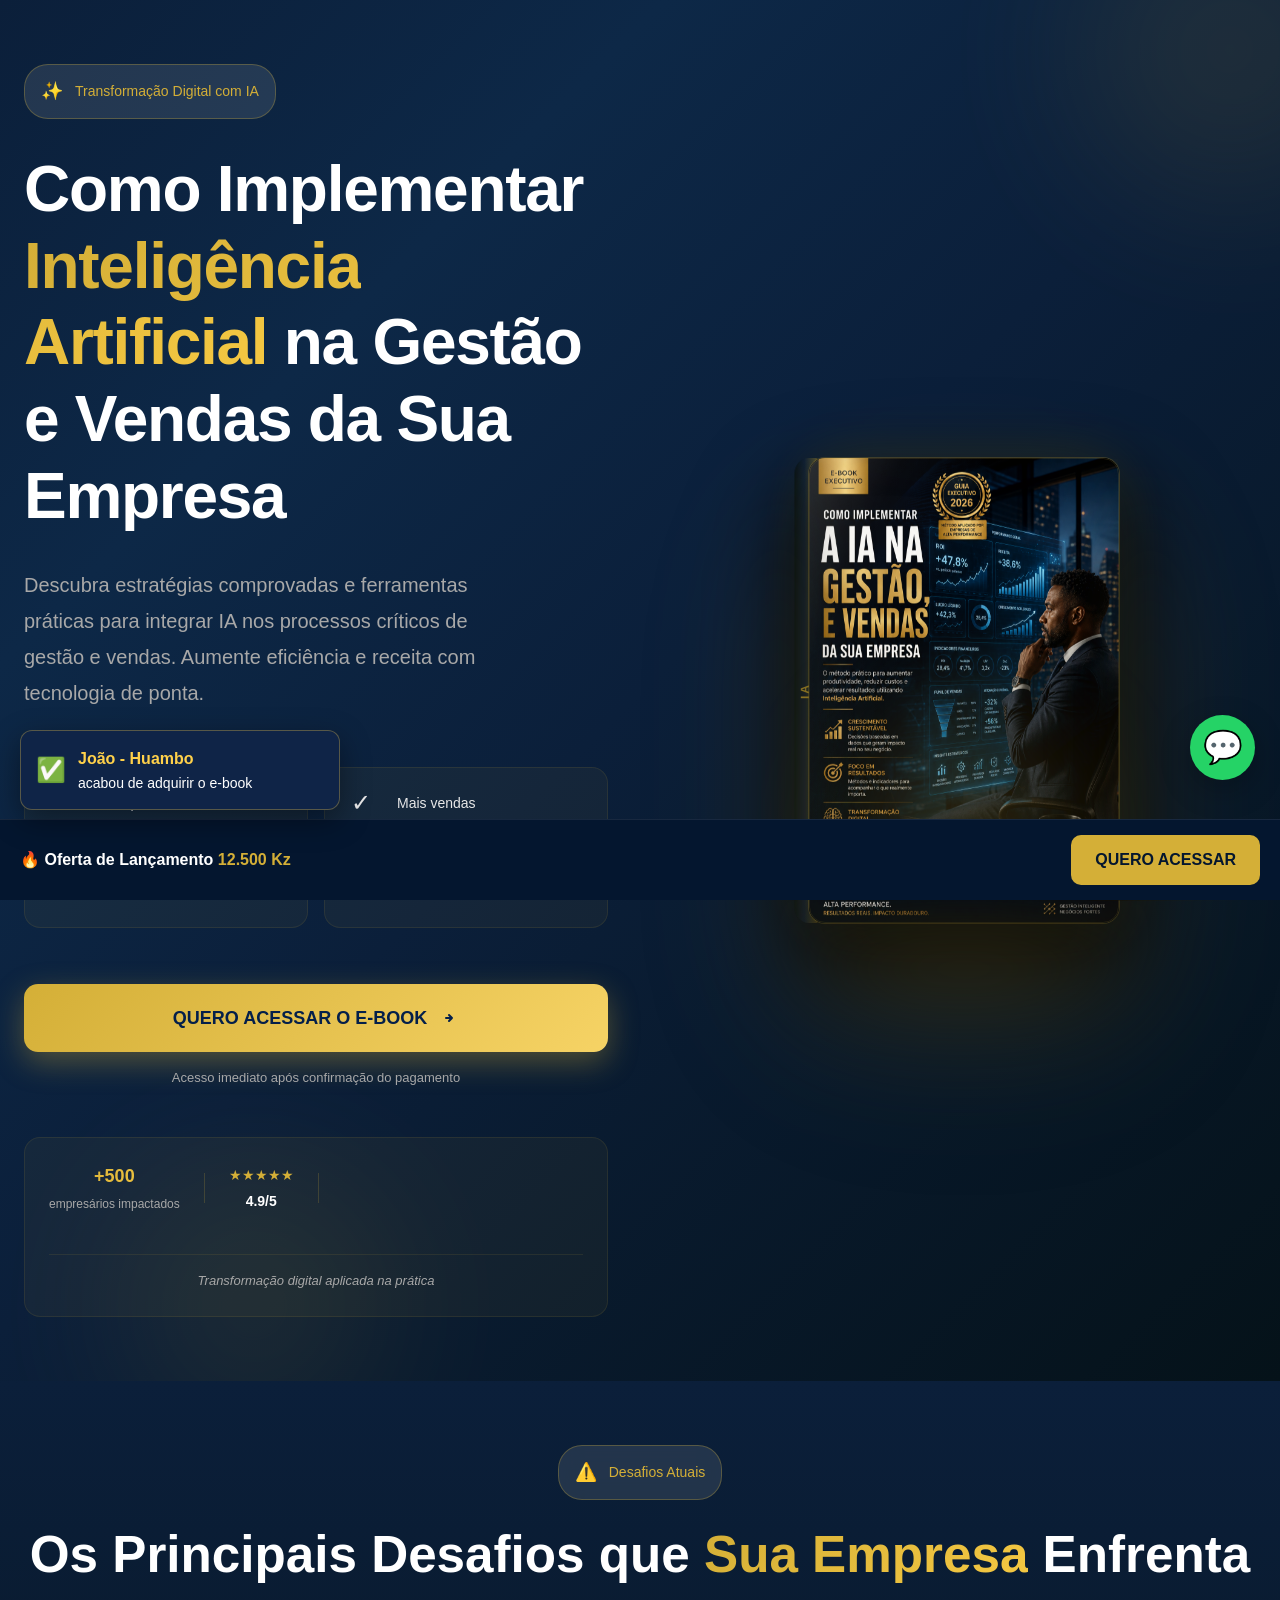
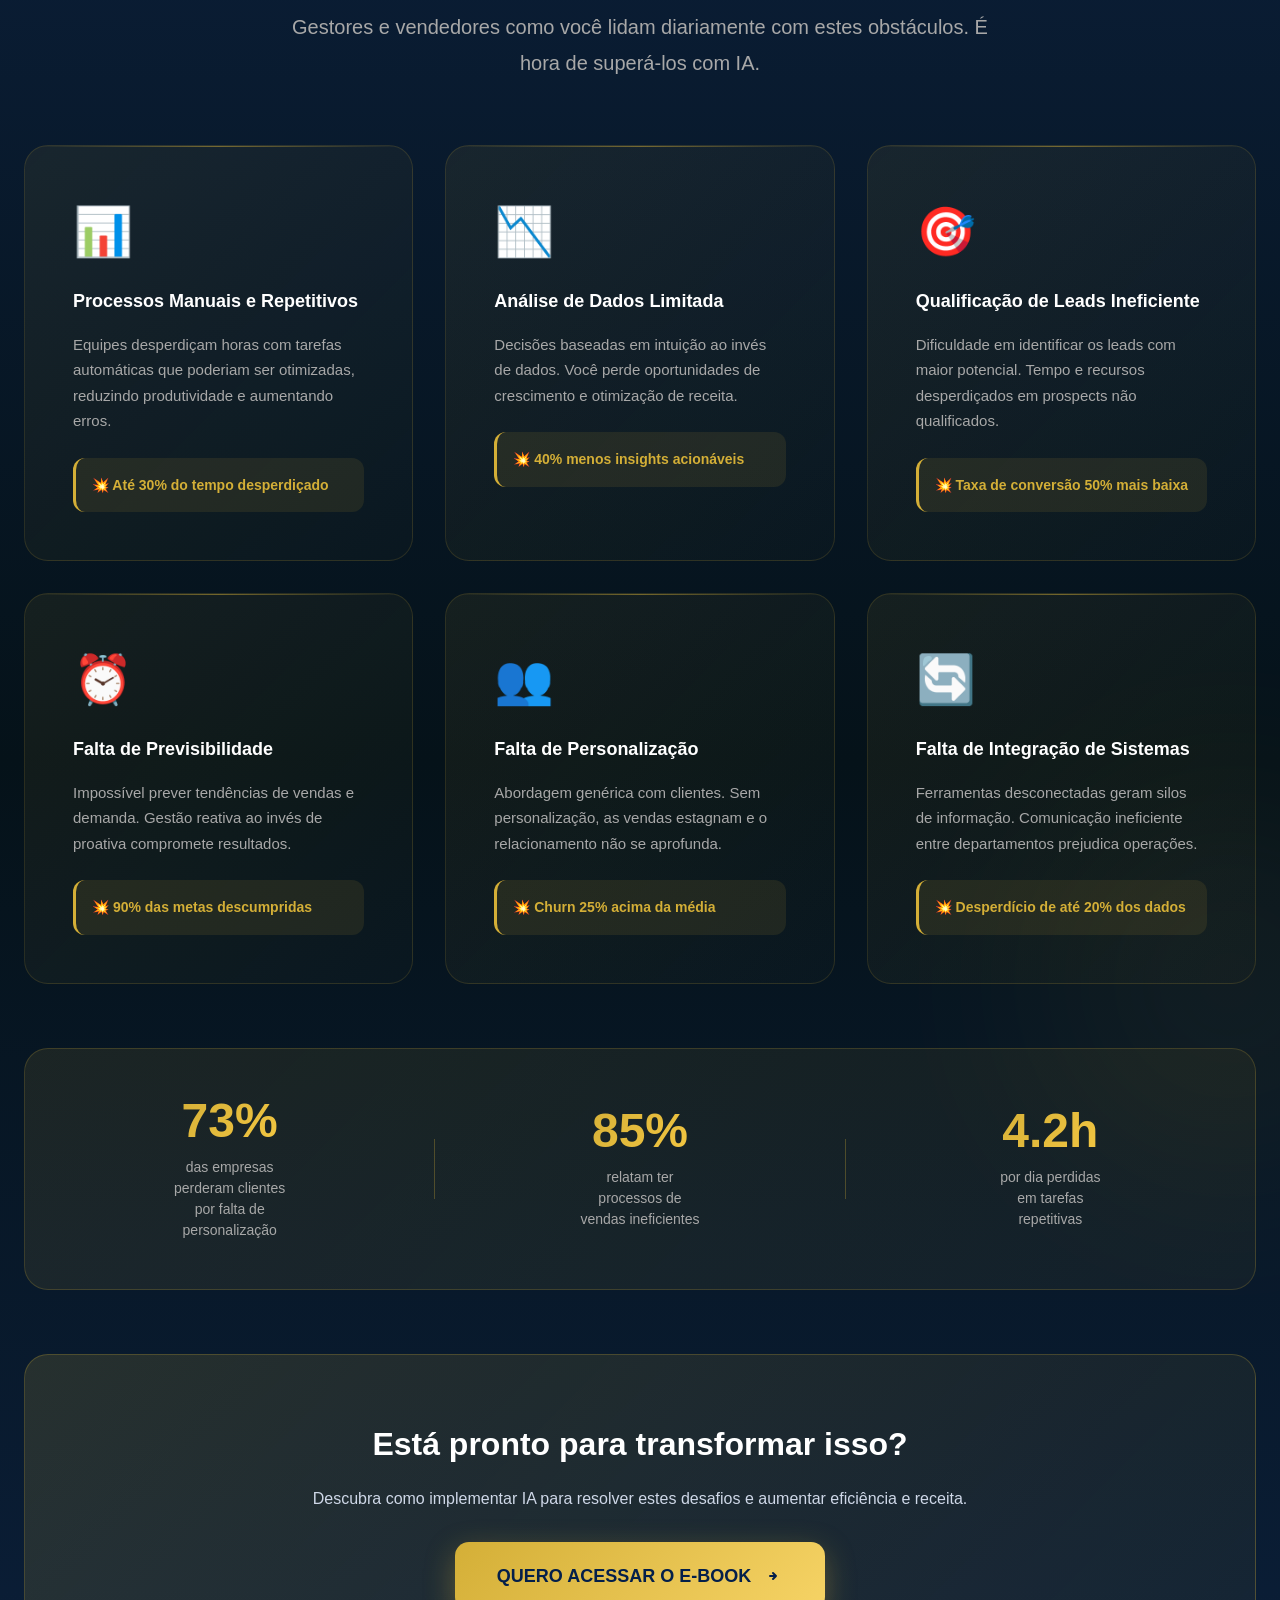
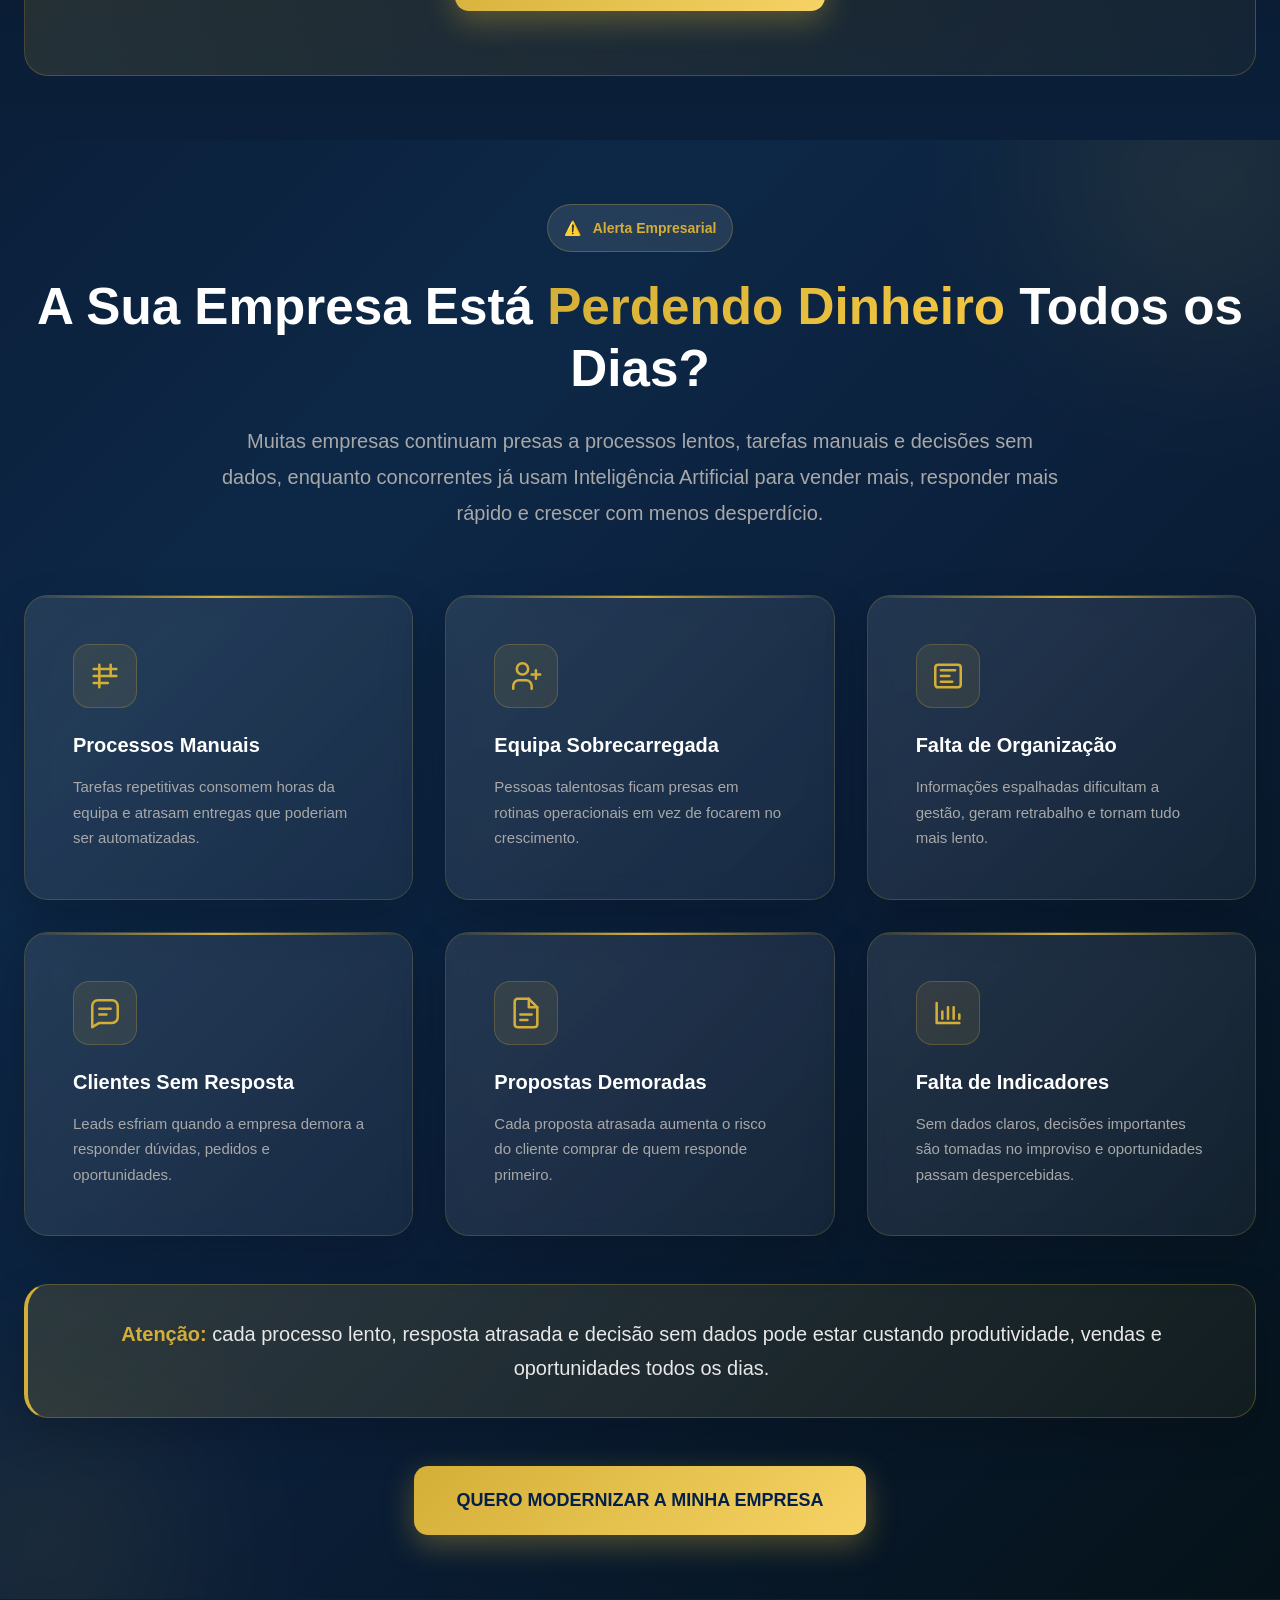
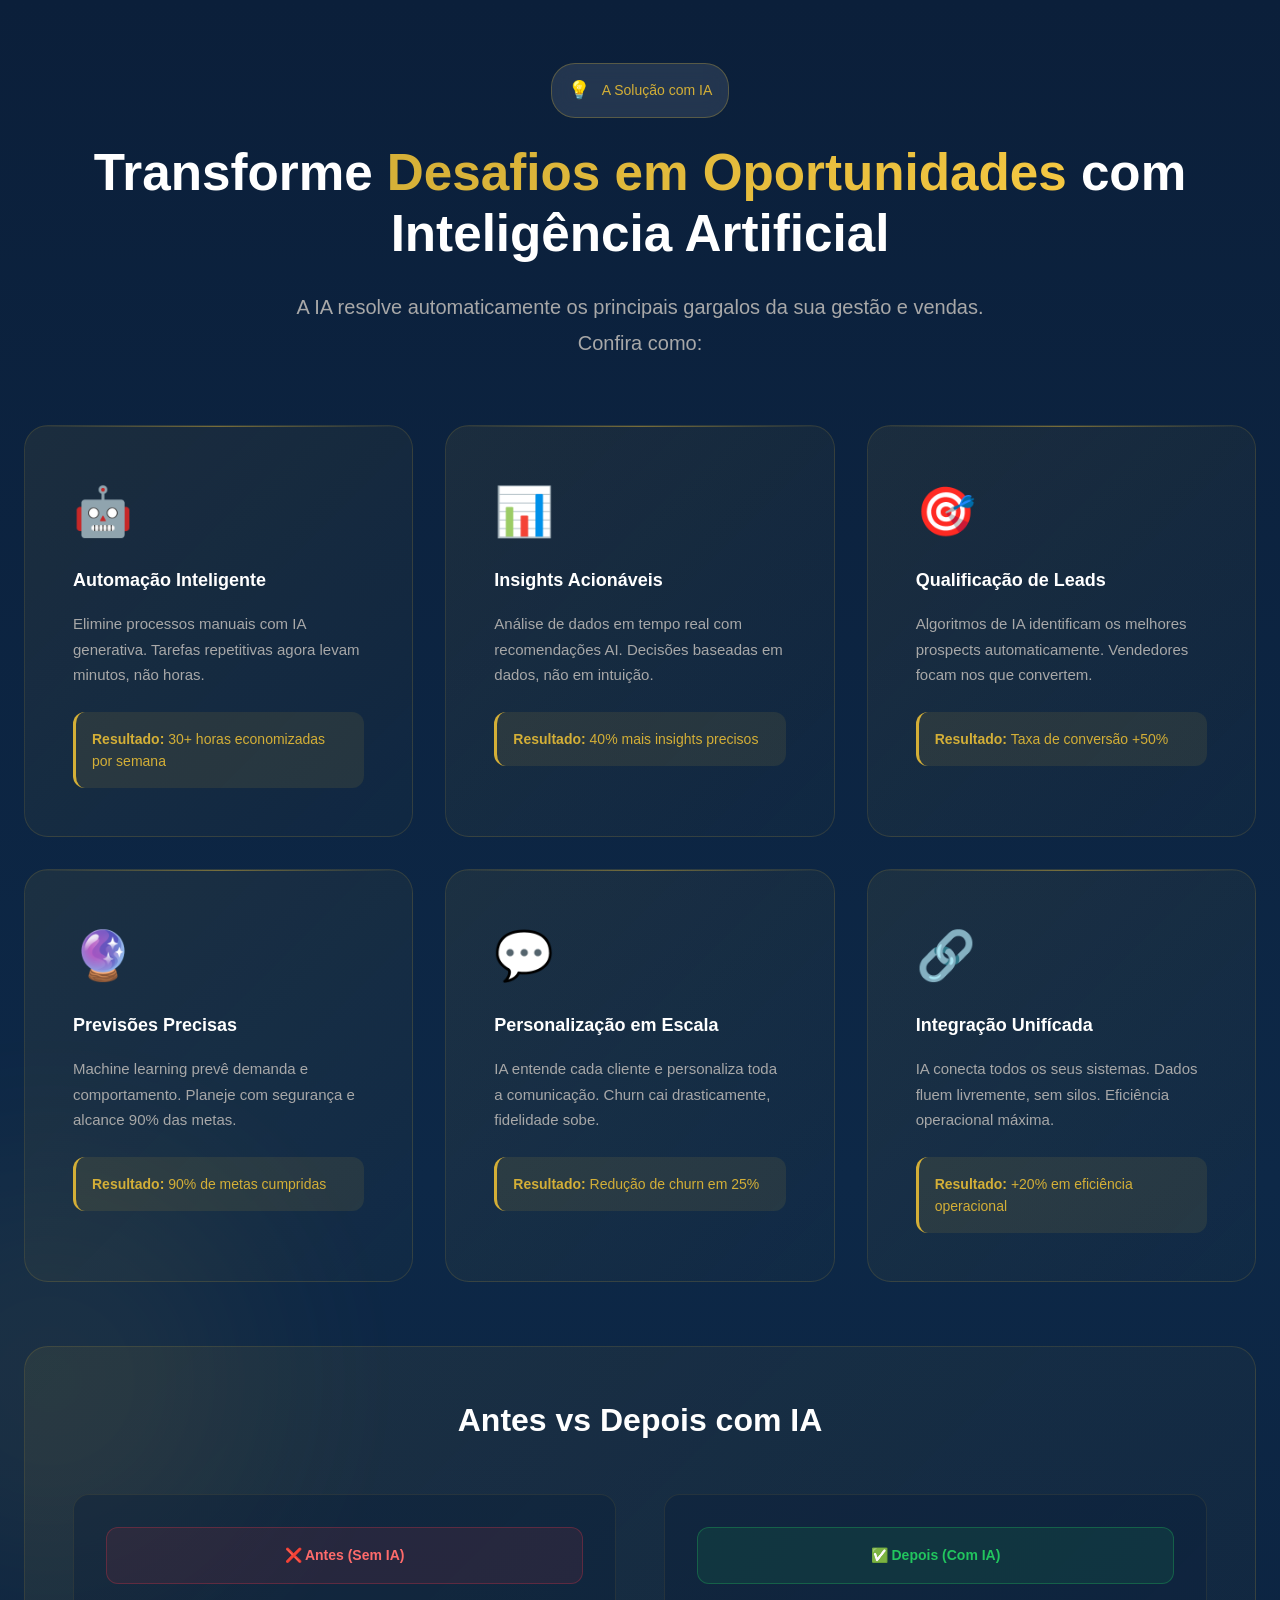
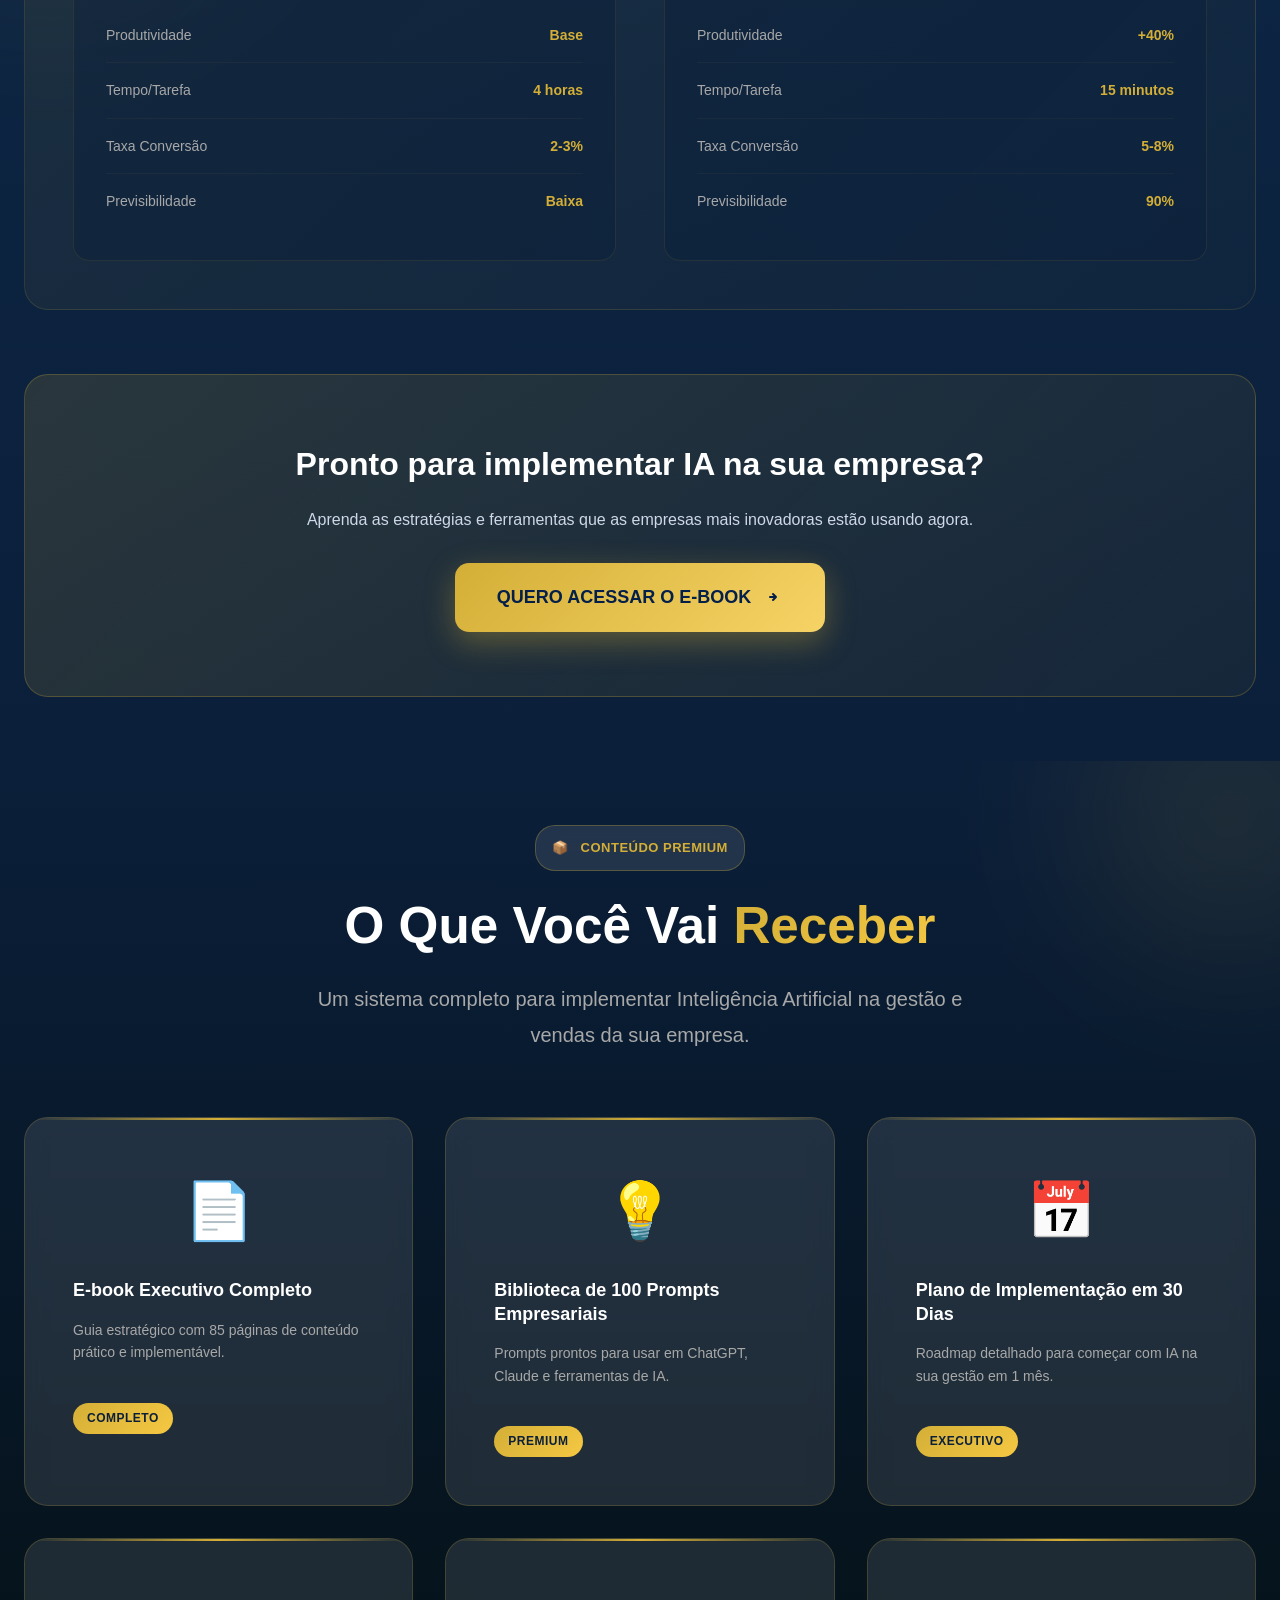
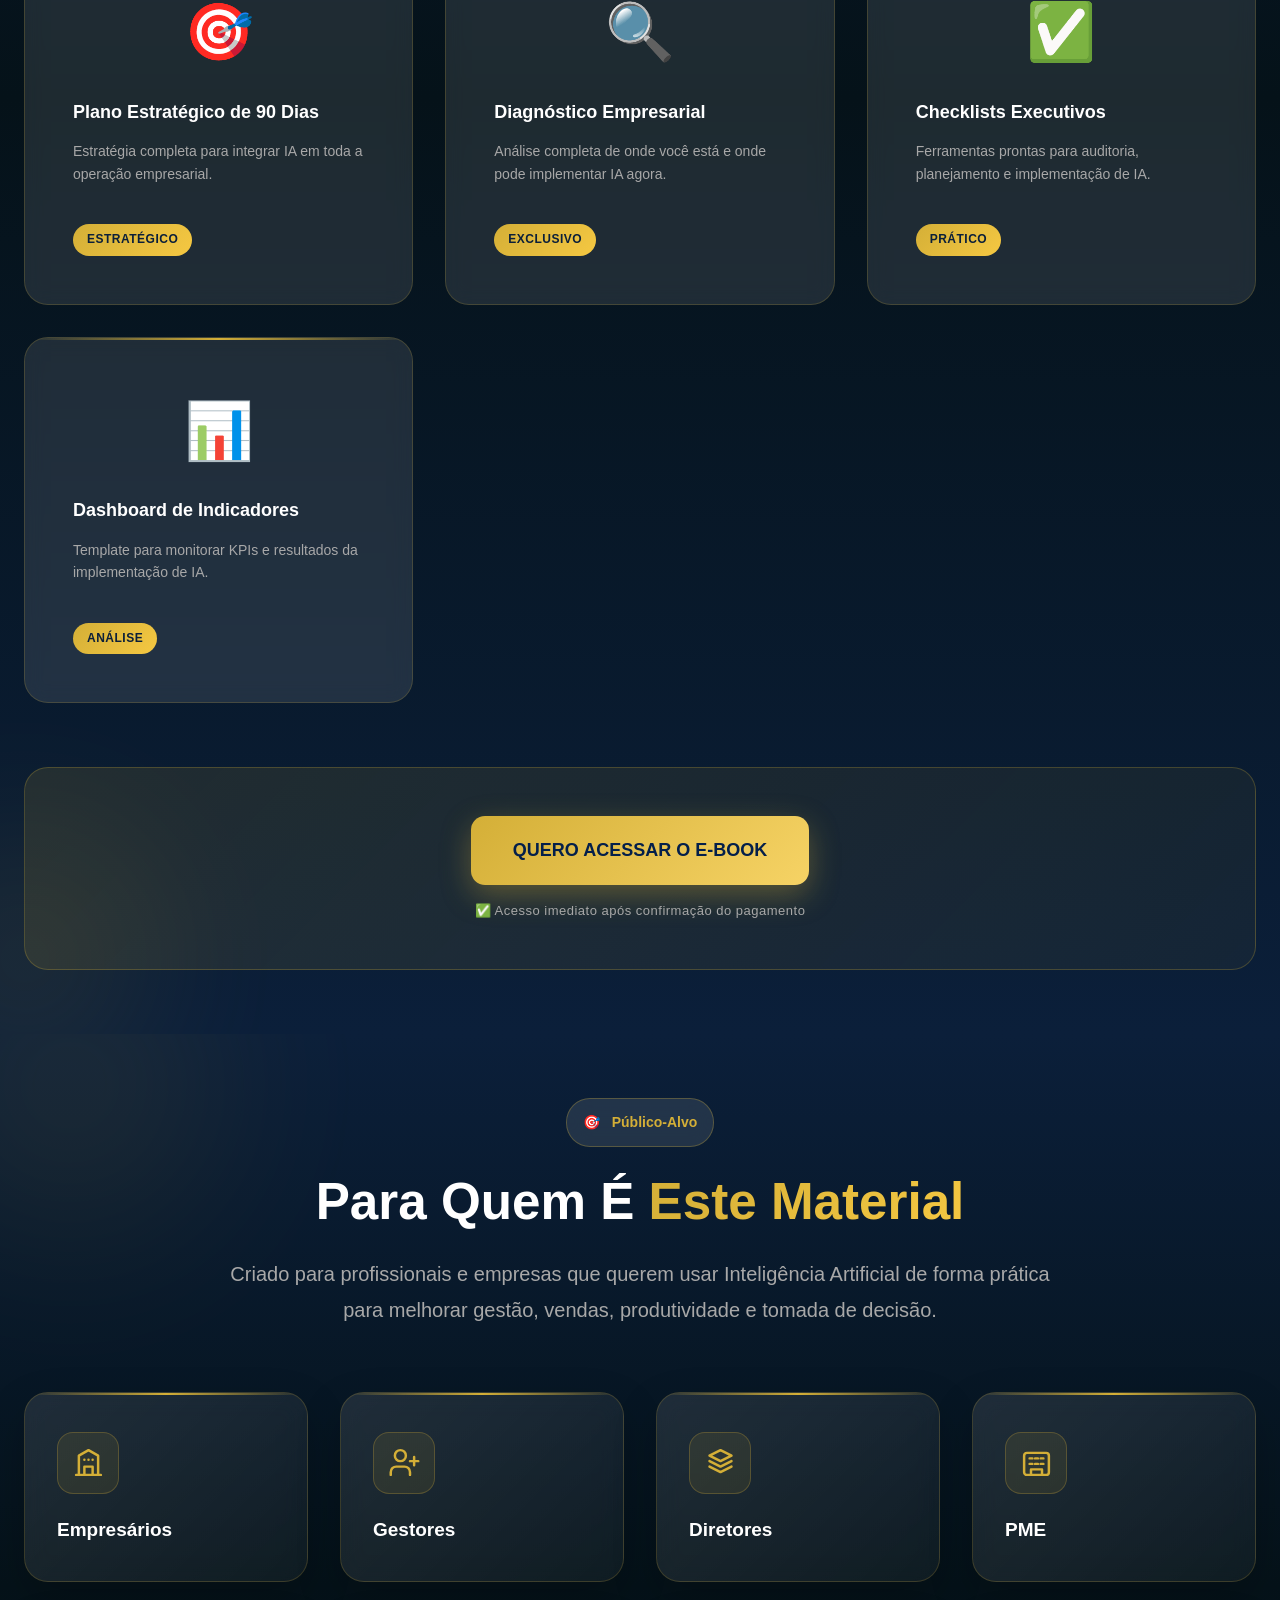
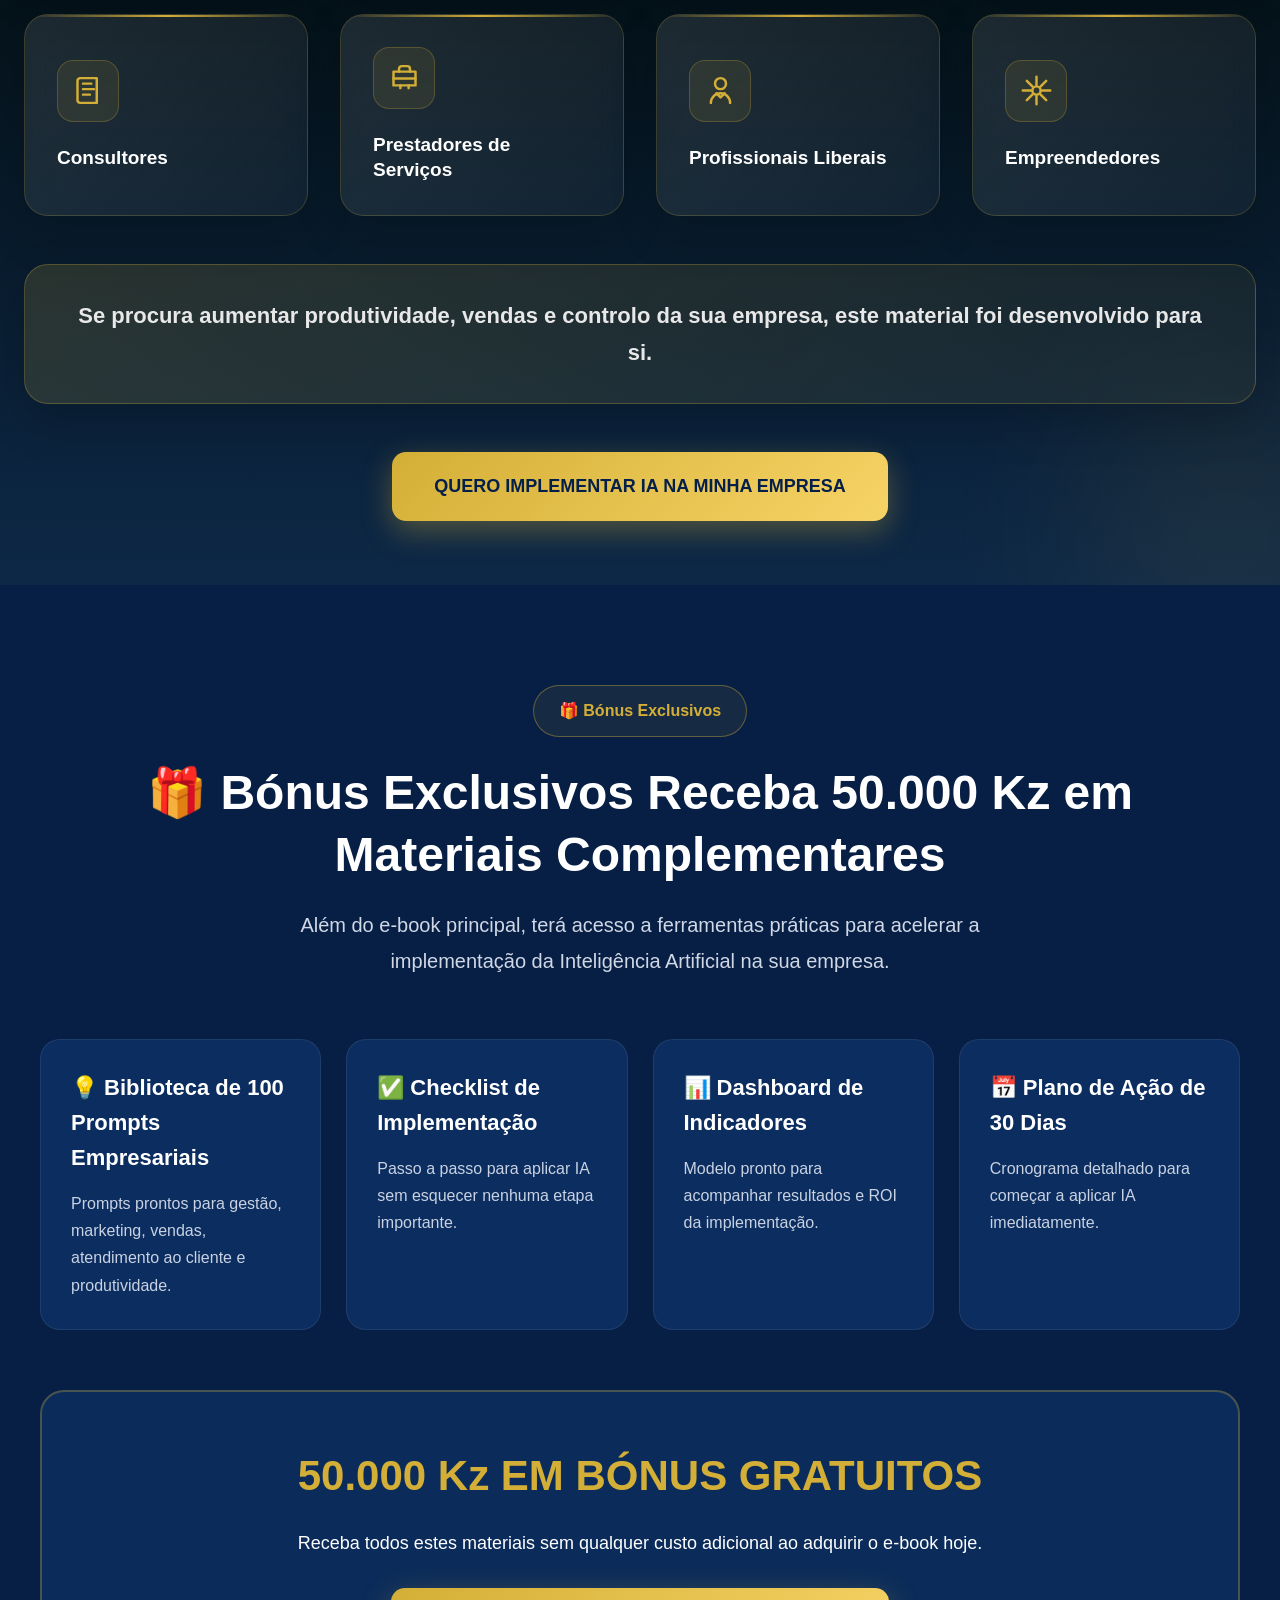
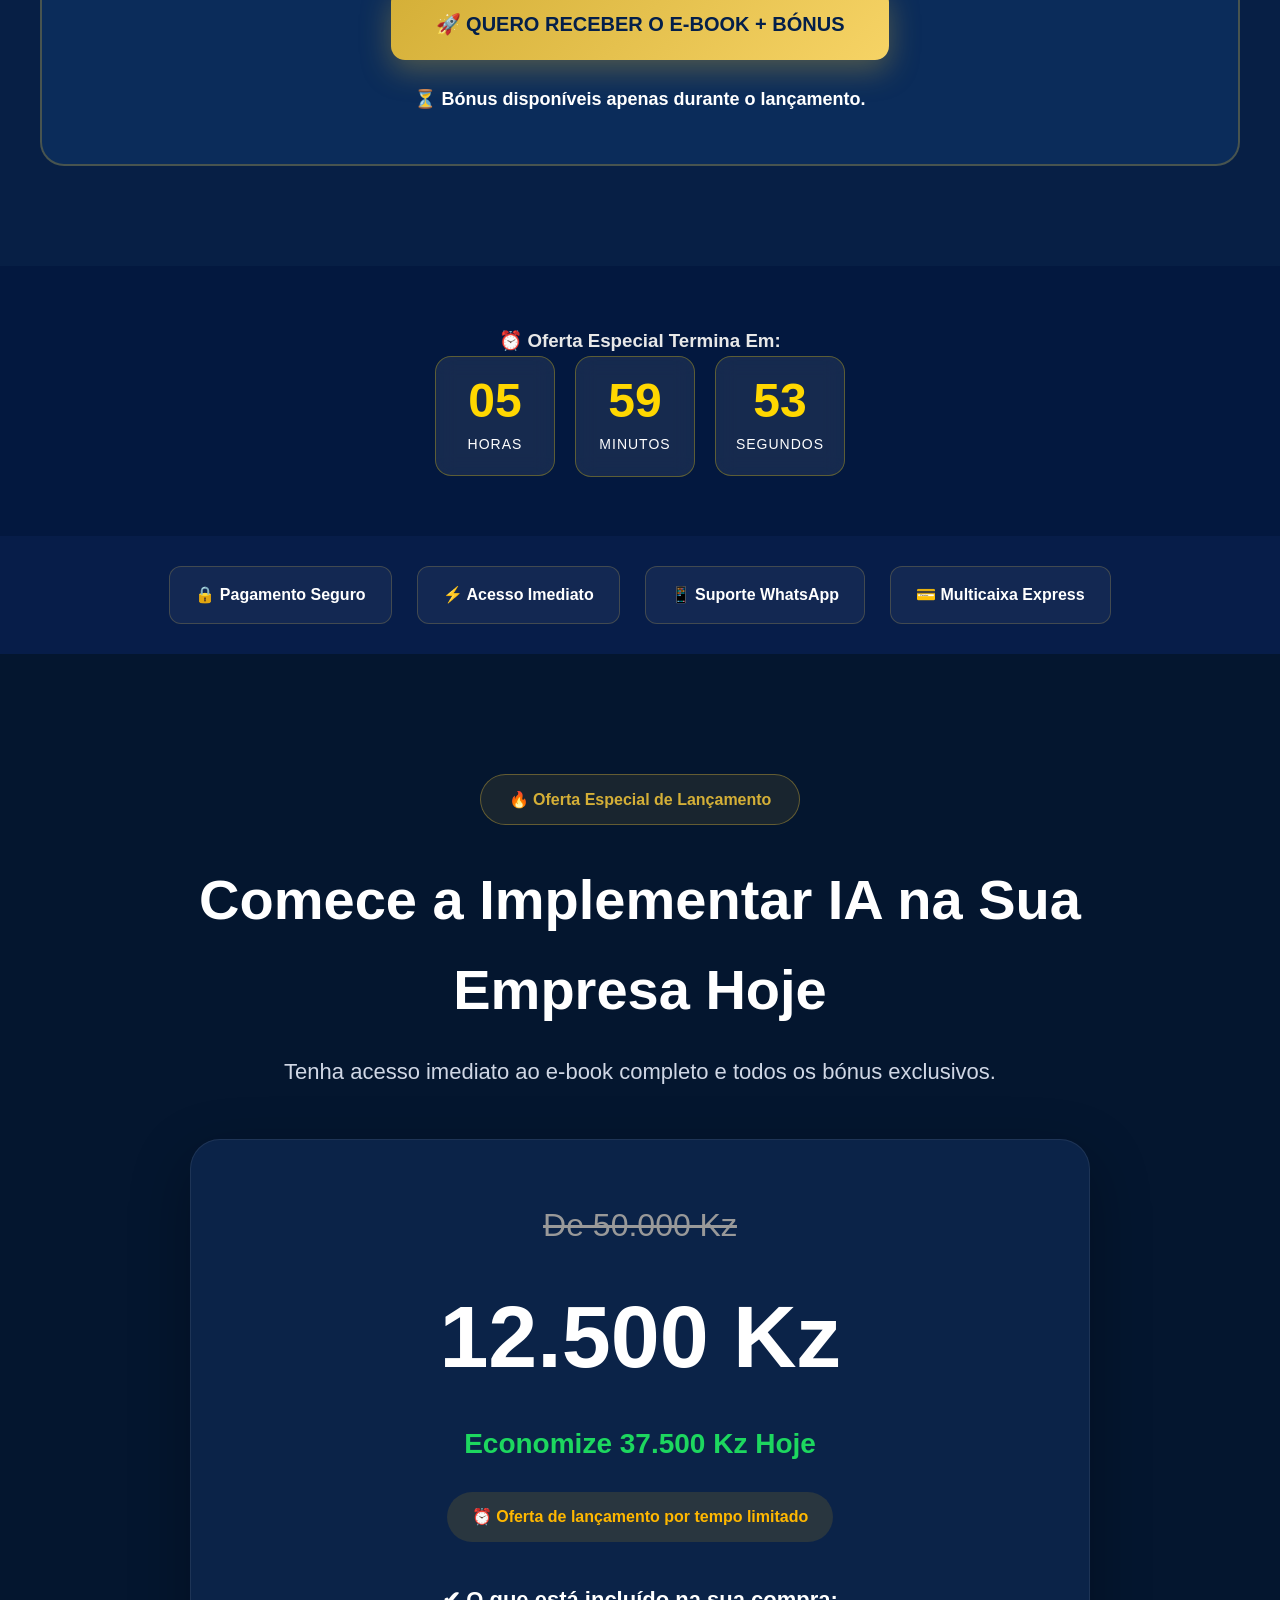
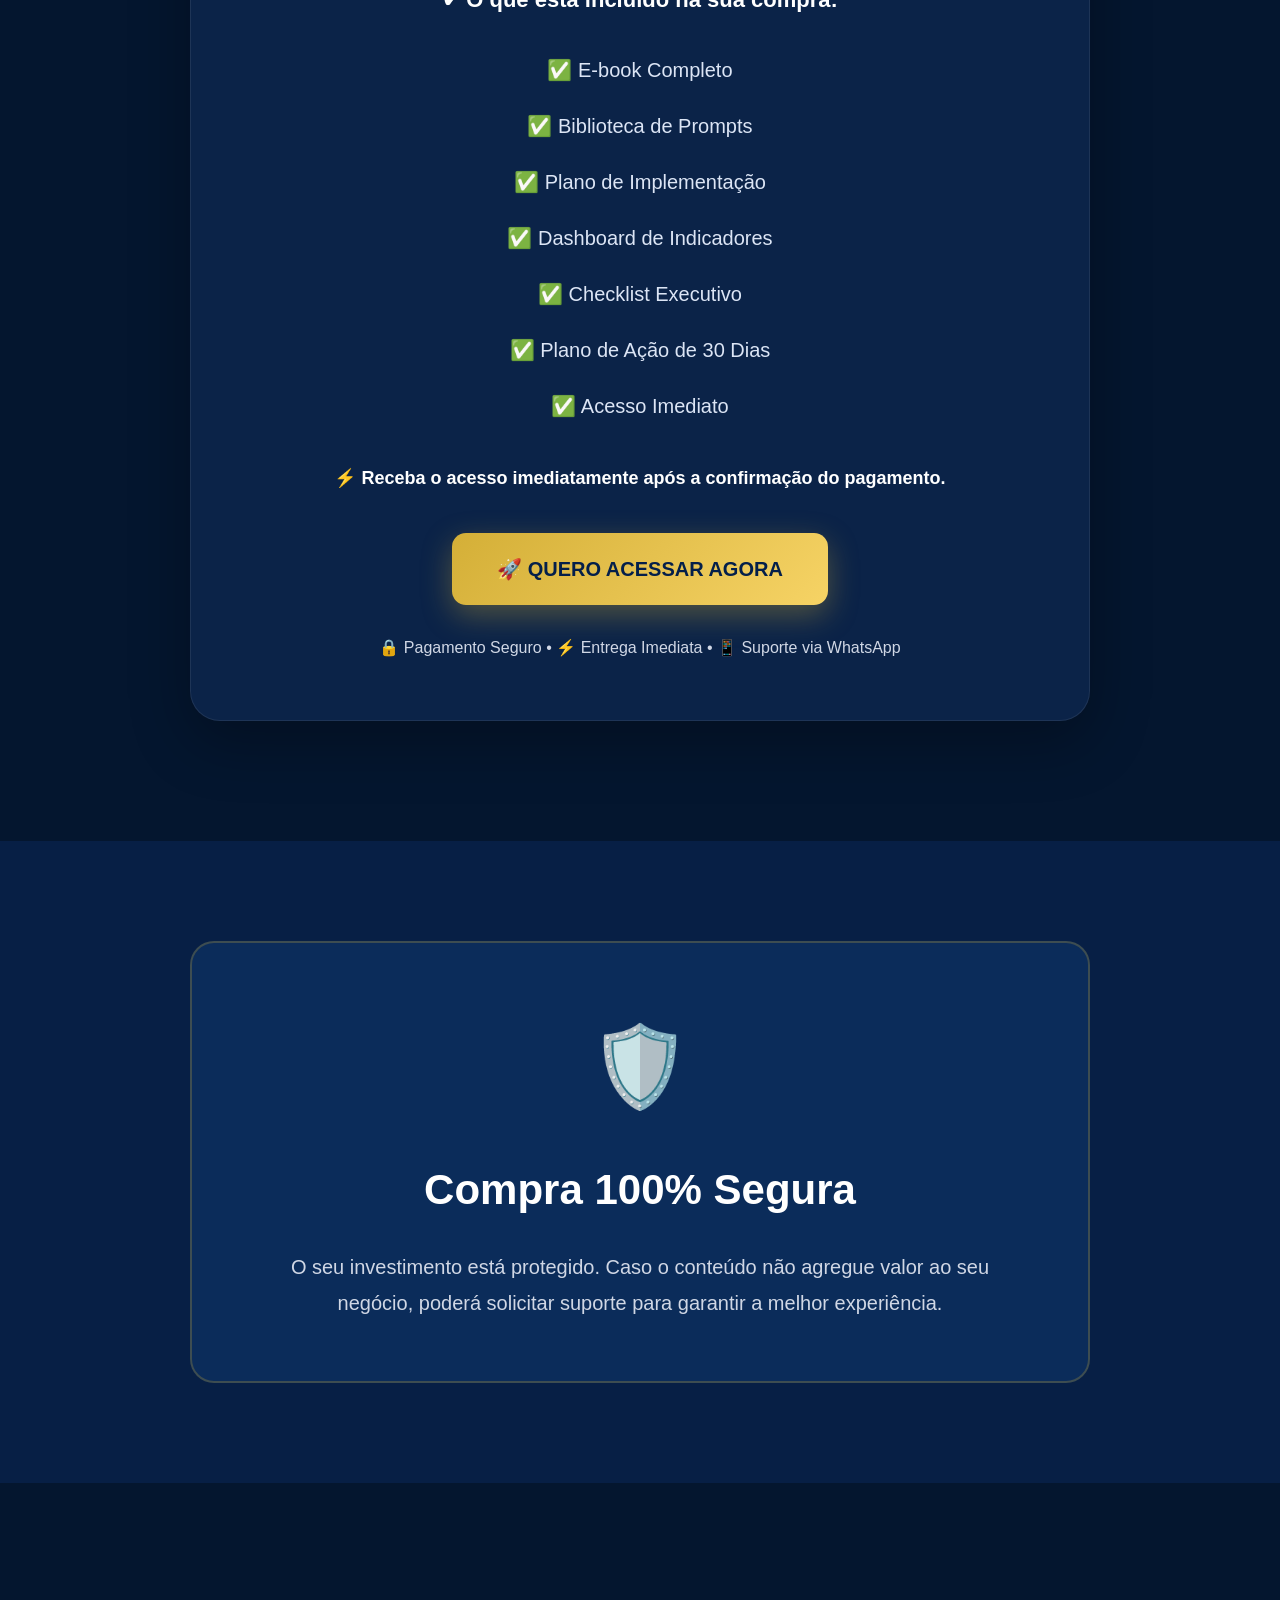
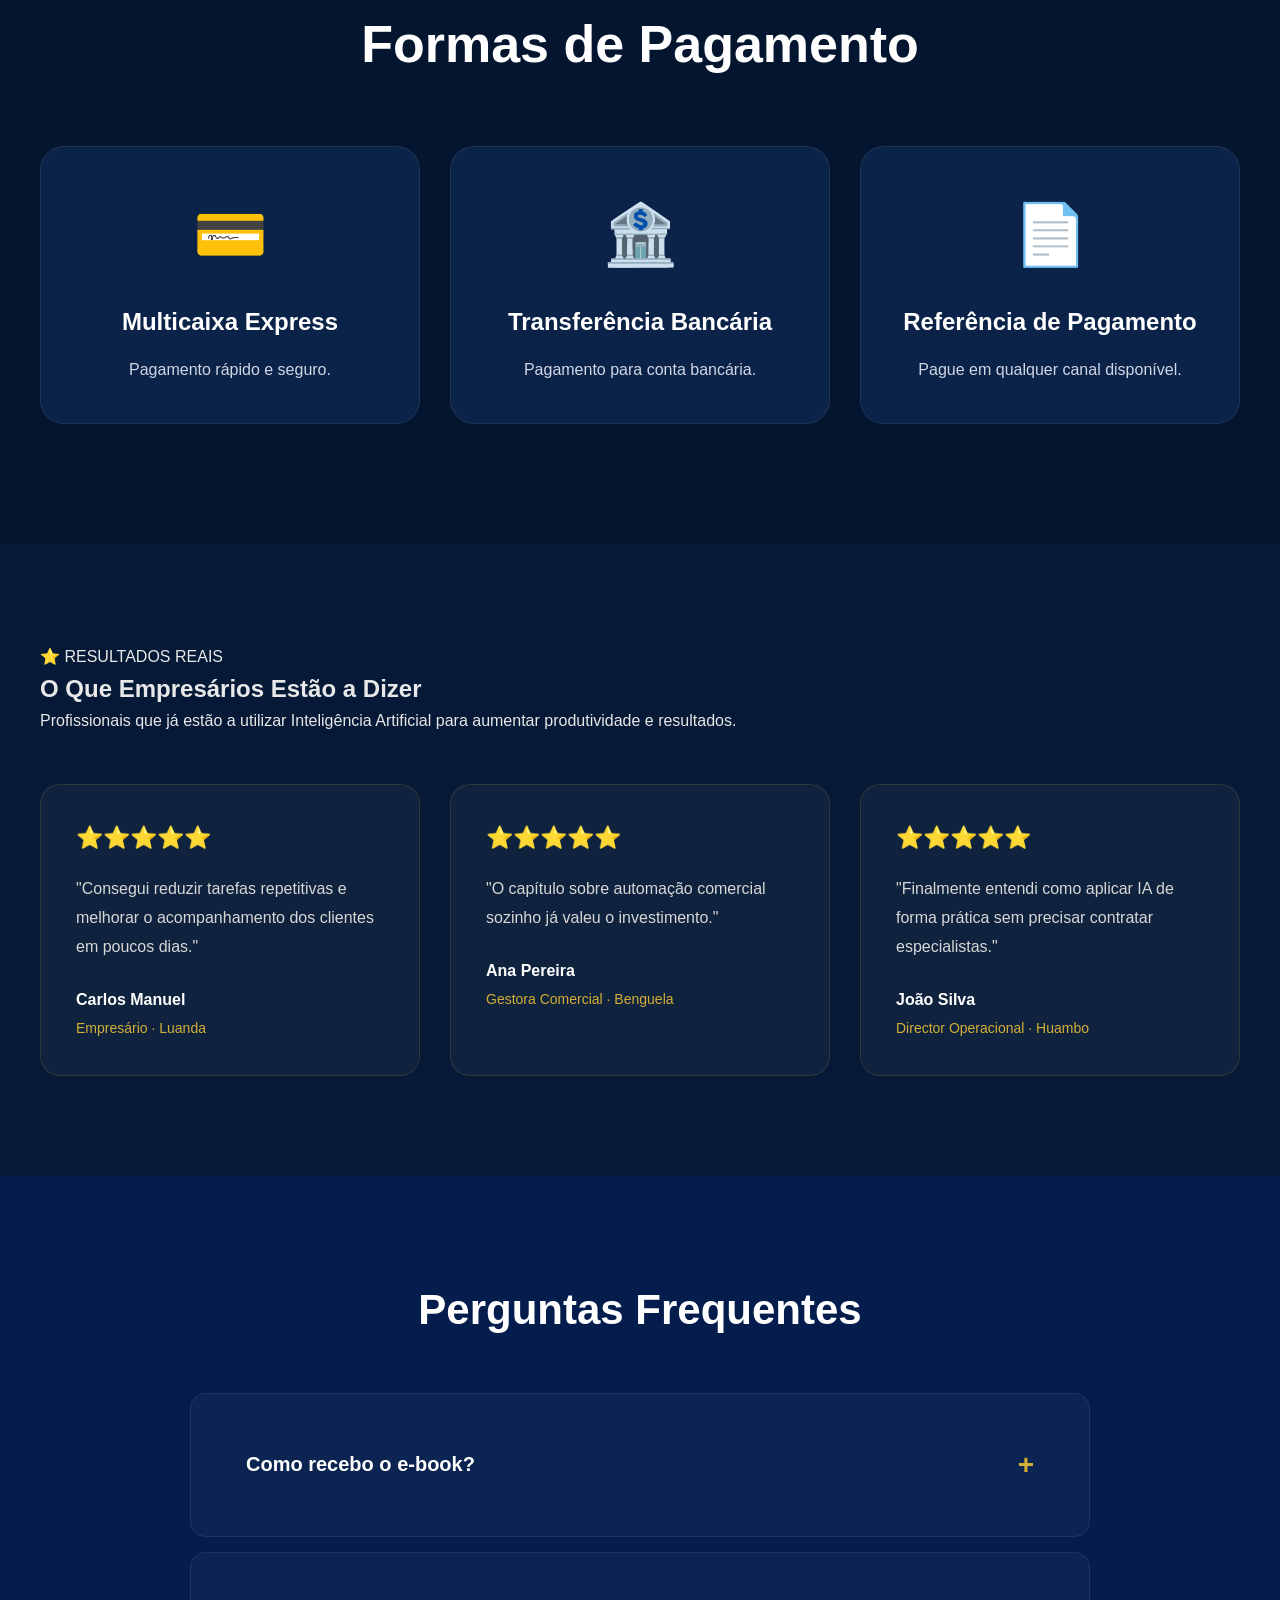
<file: index.html>
<!DOCTYPE html>
<html lang="pt">

<!-- Google tag (gtag.js) -->
<script async src="https://www.googletagmanager.com/gtag/js?id=G-06LMBSPMPH"></script>

<script>
window.dataLayer = window.dataLayer || [];

function gtag(){
    dataLayer.push(arguments);
}

gtag('js', new Date());

gtag('config', 'G-06LMBSPMPH');
</script>


<head>

    <head>

    <meta charset="UTF-8">

    <meta name="viewport"
          content="width=device-width, initial-scale=1.0">

    <title>
        Como Implementar Inteligência Artificial na Gestão e Vendas
    </title>

    <!-- SEO -->

    <meta name="description"
          content="Aprenda a implementar Inteligência Artificial na gestão e vendas da sua empresa. Estratégias práticas, ferramentas e automação para aumentar produtividade e resultados.">

    <meta property="og:title"
          content="Como Implementar Inteligência Artificial na Gestão e Vendas">

    <meta property="og:description"
          content="Descubra como utilizar IA para aumentar vendas, automatizar processos e melhorar a gestão empresarial.">

    <meta property="og:image"
          content="https://leandroandro078-byte.github.io/ebook-ia-landing/images/capa-ebook.webp">

    <meta property="og:url"
          content="https://leandroandro078-byte.github.io/ebook-ia-landing/">

    <meta property="og:type"
          content="website">

    <link rel="stylesheet"
          href="landing/css/style.css">

</head>

    <link rel="stylesheet" href="landing/css/style.css">

    <!-- Meta Pixel Code -->
    <script>
    !function(f,b,e,v,n,t,s)
    {
    if(f.fbq)return;

    n=f.fbq=function(){
    n.callMethod ?
    n.callMethod.apply(n,arguments) :
    n.queue.push(arguments)
    };

    if(!f._fbq)f._fbq=n;

    n.push=n;
    n.loaded=true;
    n.version='2.0';
    n.queue=[];

    t=b.createElement(e);
    t.async=true;
    t.src=v;

    s=b.getElementsByTagName(e)[0];
    s.parentNode.insertBefore(t,s);

    }(window, document,'script',
    'https://connect.facebook.net/en_US/fbevents.js');

    fbq('init', '1526678468916489');

    fbq('track', 'PageView');
    </script>

    <noscript>
    <img
    height="1"
    width="1"
    style="display:none"
    src="https://www.facebook.com/tr?id=1526678468916489&ev=PageView&noscript=1"
    />
    </noscript>
    <!-- End Meta Pixel Code -->
</head>

<body>
    <!-- Hero Section Premium -->
    <section class="hero">
        <!-- Background Elements -->
        <div class="hero__background">
            <div class="hero__gradient"></div>
            <div class="hero__orb hero__orb--1"></div>
            <div class="hero__orb hero__orb--2"></div>
        </div>

        <!-- Container -->
        <div class="hero__container">
            <!-- Left Column -->
            <div class="hero__content">
                <!-- Badge -->
                <div class="hero__badge">
                    <span class="hero__badge-icon">✨</span>
                    Transformação Digital com IA
                </div>

                <!-- Main Title -->
                <h1 class="hero__title">
                    Como Implementar <span class="hero__title-highlight">Inteligência Artificial</span> na Gestão e Vendas da Sua Empresa
                </h1>

                <!-- Subtitle -->
                <p class="hero__subtitle">
                    Descubra estratégias comprovadas e ferramentas práticas para integrar IA nos processos críticos de gestão e vendas. Aumente eficiência e receita com tecnologia de ponta.
                </p>

                <!-- Benefits -->
                <div class="hero__benefits">
                    <div class="hero__benefit">
                        <div class="hero__benefit-icon">✓</div>
                        <span>Mais produtividade</span>
                    </div>
                    <div class="hero__benefit">
                        <div class="hero__benefit-icon">✓</div>
                        <span>Mais vendas</span>
                    </div>
                    <div class="hero__benefit">
                        <div class="hero__benefit-icon">✓</div>
                        <span>Menos custos</span>
                    </div>
                    <div class="hero__benefit">
                        <div class="hero__benefit-icon">✓</div>
                        <span>Melhor gestão</span>
                    </div>
                </div>

                <!-- CTA Button -->
                <div class="hero__cta">
                    <a href="checkout/checkout.html" class="hero_button hero_button--primary">
                        <span>QUERO ACESSAR O E-BOOK</span>
                        <svg class="hero__button-icon" width="20" height="20" viewBox="0 0 20 20" fill="none">
                            <path d="M7 10H13M13 10L10 7M13 10L10 13" stroke="currentColor" stroke-width="2" stroke-linecap="round" stroke-linejoin="round"/>
                        </svg>
                    </a>
                    <p class="hero__cta-note">Acesso imediato após confirmação do pagamento</p>

                    <!-- Social Proof -->
                    <div class="hero__social-proof">
                        <div class="hero__social-proof-item">
                            <span class="hero__social-proof-number">+500</span>
                            <span class="hero__social-proof-text">empresários impactados</span>
                        </div>
                        <div class="hero__social-proof-divider"></div>
                        <div class="hero__social-proof-item">
                            <span class="hero__social-proof-stars">★★★★★</span>
                            <span class="hero__social-proof-rating">4.9/5</span>
                        </div>
                        <div class="hero__social-proof-divider"></div>
                        <div class="hero__social-proof-item hero__social-proof-full">
                            <span class="hero__social-proof-subtext">Transformação digital aplicada na prática</span>
                        </div>
                    </div>
                </div>
            </div>

            <!-- Right Column - 3D Mockup -->
            <div class="hero__visual">
                <div class="hero__ebook-container">
                    <!-- Single Premium E-book with 3D Perspective -->
                    <div class="hero__ebook-wrapper">
                        <div class="hero__ebook">
                            <!-- Spine (Lombada) -->
                            <div class="hero__ebook-spine">
                                <span class="hero__ebook-spine-text">IA</span>
                            </div>

                            <!-- Front Cover (Capa) -->
                            <div class="hero__ebook-front">
                                <img
                                    class="hero__ebook-cover"
                                    src="images/ChatGPT Image 12_06_2026, 10_55_44.png"
                                    alt="Capa do e-book Como Implementar a IA na Gestão e Vendas da sua Empresa"
                                >
                                <div class="hero__ebook-badge">E-BOOK PREMIUM</div>
                                
                                <div class="hero__ebook-icon">
                                    <svg width="60" height="60" viewBox="0 0 60 60" fill="none">
                                        <circle cx="30" cy="30" r="28" stroke="url(#grad)" stroke-width="2"/>
                                        <path d="M30 15V45M20 30H40" stroke="url(#grad)" stroke-width="2" stroke-linecap="round"/>
                                        <defs>
                                            <linearGradient id="grad" x1="0%" y1="0%" x2="100%" y2="100%">
                                                <stop offset="0%" style="stop-color:#D4AF37;stop-opacity:1" />
                                                <stop offset="100%" style="stop-color:#F5C842;stop-opacity:1" />
                                            </linearGradient>
                                        </defs>
                                    </svg>
                                </div>

                                <h2 class="hero__ebook-main-title">
                                    Como Implementar<br/>
                                    <span class="hero__ebook-main-highlight">Inteligência Artificial</span><br/>
                                    na Gestão e Vendas
                                </h2>

                                <p class="hero__ebook-subtitle">Estratégias comprovadas para transformação digital</p>

                                <div class="hero__ebook-features">
                                    <div class="hero__ebook-feature">✓ Gestão com IA</div>
                                    <div class="hero__ebook-feature">✓ Vendas Inteligentes</div>
                                    <div class="hero__ebook-feature">✓ Implementação Prática</div>
                                </div>

                                <div class="hero__ebook-footer">
                                    <span class="hero__ebook-pages">85 Páginas</span>
                                    <span class="hero__ebook-year">2026</span>
                                </div>
                            </div>

                            <!-- Back Cover (Parte traseira) -->
                            <div class="hero__ebook-back">
                            </div>
                        </div>

                        <!-- Shadow Layers -->
                        <div class="hero__ebook-shadow hero__ebook-shadow--1"></div>
                        <div class="hero__ebook-shadow hero__ebook-shadow--2"></div>
                        <div class="hero__ebook-shadow hero__ebook-shadow--3"></div>
                    </div>
                </div>

                <!-- Floating Badge -->
                <div class="hero__floating-badge">
                    <div class="hero__floating-badge-icon">⭐</div>
                    <div>
                        <strong>4.9/5</strong>
                        <p>1000+ Profissionais</p>
                    </div>
                </div>
            </div>
        </div>
    </section>

    <!-- Problem Section -->
    <section class="problem">
        <!-- Background Elements -->
        <div class="problem__background">
            <div class="problem__gradient"></div>
            <div class="problem__orb problem__orb--1"></div>
        </div>

        <!-- Container -->
        <div class="problem__container">
            <!-- Header -->
            <div class="problem__header">
                <div class="problem__badge">
                    <span class="problem__badge-icon">⚠️</span>
                    Desafios Atuais
                </div>
                <h2 class="problem__title">
                    Os Principais Desafios que <span class="problem__title-highlight">Sua Empresa</span> Enfrenta
                </h2>
                <p class="problem__subtitle">
                    Gestores e vendedores como você lidam diariamente com estes obstáculos. É hora de superá-los com IA.
                </p>
            </div>

            <!-- Problems Grid -->
            <div class="problem__grid">
                <!-- Problem 1 -->
                <div class="problem__card">
                    <div class="problem__card-icon">📊</div>
                    <h3 class="problem__card-title">Processos Manuais e Repetitivos</h3>
                    <p class="problem__card-description">
                        Equipes desperdiçam horas com tarefas automáticas que poderiam ser otimizadas, reduzindo produtividade e aumentando erros.
                    </p>
                    <div class="problem__card-impact">💥 Até 30% do tempo desperdiçado</div>
                </div>

                <!-- Problem 2 -->
                <div class="problem__card">
                    <div class="problem__card-icon">📉</div>
                    <h3 class="problem__card-title">Análise de Dados Limitada</h3>
                    <p class="problem__card-description">
                        Decisões baseadas em intuição ao invés de dados. Você perde oportunidades de crescimento e otimização de receita.
                    </p>
                    <div class="problem__card-impact">💥 40% menos insights acionáveis</div>
                </div>

                <!-- Problem 3 -->
                <div class="problem__card">
                    <div class="problem__card-icon">🎯</div>
                    <h3 class="problem__card-title">Qualificação de Leads Ineficiente</h3>
                    <p class="problem__card-description">
                        Dificuldade em identificar os leads com maior potencial. Tempo e recursos desperdiçados em prospects não qualificados.
                    </p>
                    <div class="problem__card-impact">💥 Taxa de conversão 50% mais baixa</div>
                </div>

                <!-- Problem 4 -->
                <div class="problem__card">
                    <div class="problem__card-icon">⏰</div>
                    <h3 class="problem__card-title">Falta de Previsibilidade</h3>
                    <p class="problem__card-description">
                        Impossível prever tendências de vendas e demanda. Gestão reativa ao invés de proativa compromete resultados.
                    </p>
                    <div class="problem__card-impact">💥 90% das metas descumpridas</div>
                </div>

                <!-- Problem 5 -->
                <div class="problem__card">
                    <div class="problem__card-icon">👥</div>
                    <h3 class="problem__card-title">Falta de Personalização</h3>
                    <p class="problem__card-description">
                        Abordagem genérica com clientes. Sem personalização, as vendas estagnam e o relacionamento não se aprofunda.
                    </p>
                    <div class="problem__card-impact">💥 Churn 25% acima da média</div>
                </div>

                <!-- Problem 6 -->
                <div class="problem__card">
                    <div class="problem__card-icon">🔄</div>
                    <h3 class="problem__card-title">Falta de Integração de Sistemas</h3>
                    <p class="problem__card-description">
                        Ferramentas desconectadas geram silos de informação. Comunicação ineficiente entre departamentos prejudica operações.
                    </p>
                    <div class="problem__card-impact">💥 Desperdício de até 20% dos dados</div>
                </div>
            </div>

            <!-- Stats Section -->
            <div class="problem__stats">
                <div class="problem__stat-item">
                    <div class="problem__stat-number">73%</div>
                    <p>das empresas perderam clientes por falta de personalização</p>
                </div>
                <div class="problem__stat-divider"></div>
                <div class="problem__stat-item">
                    <div class="problem__stat-number">85%</div>
                    <p>relatam ter processos de vendas ineficientes</p>
                </div>
                <div class="problem__stat-divider"></div>
                <div class="problem__stat-item">
                    <div class="problem__stat-number">4.2h</div>
                    <p>por dia perdidas em tarefas repetitivas</p>
                </div>
            </div>

            <!-- CTA Section -->
            <div class="problem__cta-section">
                <h3 class="problem__cta-title">Está pronto para transformar isso?</h3>
                <p class="problem__cta-description">
                    Descubra como implementar IA para resolver estes desafios e aumentar eficiência e receita.
                </p>
                <a href="checkout/checkout.html" class="problem_button">
                    <span>QUERO ACESSAR O E-BOOK</span>
                    <svg class="problem__button-icon" width="20" height="20" viewBox="0 0 20 20" fill="none">
                        <path d="M7 10H13M13 10L10 7M13 10L10 13" stroke="currentColor" stroke-width="2" stroke-linecap="round" stroke-linejoin="round"/>
                    </svg>
                </a>
            </div>
        </div>
    </section>



    <!-- Business Loss Awareness Section -->
    <section class="loss">
        <div class="loss__background">
            <div class="loss__gradient"></div>
            <div class="loss__orb loss__orb--1"></div>
            <div class="loss__orb loss__orb--2"></div>
        </div>

        <div class="loss__container">
            <div class="loss__header">
                <div class="loss__badge">
                    <span>⚠️</span>
                    Alerta Empresarial
                </div>
                <h2 class="loss__title">
                    A Sua Empresa Está <span class="loss__title-highlight">Perdendo Dinheiro</span> Todos os Dias?
                </h2>
                <p class="loss__subtitle">
                    Muitas empresas continuam presas a processos lentos, tarefas manuais e decisões sem dados, enquanto concorrentes já usam Inteligência Artificial para vender mais, responder mais rápido e crescer com menos desperdício.
                </p>
            </div>

            <div class="loss__cards">
                <div class="loss__card">
                    <div class="loss__card-icon">
                        <svg viewBox="0 0 24 24" aria-hidden="true">
                            <path d="M4 7h16M4 12h16M4 17h10" />
                            <path d="M8 4v16M16 4v8" />
                        </svg>
                    </div>
                    <h3 class="loss__card-title">Processos Manuais</h3>
                    <p class="loss__card-description">Tarefas repetitivas consomem horas da equipa e atrasam entregas que poderiam ser automatizadas.</p>
                </div>

                <div class="loss__card">
                    <div class="loss__card-icon">
                        <svg viewBox="0 0 24 24" aria-hidden="true">
                            <path d="M16 21v-2a4 4 0 0 0-4-4H7a4 4 0 0 0-4 4v2" />
                            <circle cx="9.5" cy="7" r="4" />
                            <path d="M19 8v6M22 11h-6" />
                        </svg>
                    </div>
                    <h3 class="loss__card-title">Equipa Sobrecarregada</h3>
                    <p class="loss__card-description">Pessoas talentosas ficam presas em rotinas operacionais em vez de focarem no crescimento.</p>
                </div>

                <div class="loss__card">
                    <div class="loss__card-icon">
                        <svg viewBox="0 0 24 24" aria-hidden="true">
                            <rect x="3" y="4" width="18" height="16" rx="2" />
                            <path d="M7 8h10M7 12h6M7 16h8" />
                        </svg>
                    </div>
                    <h3 class="loss__card-title">Falta de Organização</h3>
                    <p class="loss__card-description">Informações espalhadas dificultam a gestão, geram retrabalho e tornam tudo mais lento.</p>
                </div>

                <div class="loss__card">
                    <div class="loss__card-icon">
                        <svg viewBox="0 0 24 24" aria-hidden="true">
                            <path d="M21 15a4 4 0 0 1-4 4H8l-5 3V7a4 4 0 0 1 4-4h10a4 4 0 0 1 4 4z" />
                            <path d="M8 9h8M8 13h5" />
                        </svg>
                    </div>
                    <h3 class="loss__card-title">Clientes Sem Resposta</h3>
                    <p class="loss__card-description">Leads esfriam quando a empresa demora a responder dúvidas, pedidos e oportunidades.</p>
                </div>

                <div class="loss__card">
                    <div class="loss__card-icon">
                        <svg viewBox="0 0 24 24" aria-hidden="true">
                            <path d="M14 2H6a2 2 0 0 0-2 2v16a2 2 0 0 0 2 2h12a2 2 0 0 0 2-2V8z" />
                            <path d="M14 2v6h6M8 13h8M8 17h5" />
                        </svg>
                    </div>
                    <h3 class="loss__card-title">Propostas Demoradas</h3>
                    <p class="loss__card-description">Cada proposta atrasada aumenta o risco do cliente comprar de quem responde primeiro.</p>
                </div>

                <div class="loss__card">
                    <div class="loss__card-icon">
                        <svg viewBox="0 0 24 24" aria-hidden="true">
                            <path d="M4 19V5M4 19h16" />
                            <path d="M8 16v-5M12 16V8M16 16v-8M20 16v-3" />
                        </svg>
                    </div>
                    <h3 class="loss__card-title">Falta de Indicadores</h3>
                    <p class="loss__card-description">Sem dados claros, decisões importantes são tomadas no improviso e oportunidades passam despercebidas.</p>
                </div>
            </div>

            <div class="loss__alert">
                <strong>Atenção:</strong> cada processo lento, resposta atrasada e decisão sem dados pode estar custando produtividade, vendas e oportunidades todos os dias.
            </div>

            <div class="loss__cta">
                <a href="checkout/checkout.html" class="loss_button">
                    <span>QUERO MODERNIZAR A MINHA EMPRESA</span>
                </a>
            </div>
        </div>
    </section>


    <!-- Solution Section -->
    <section class="solution">
        <!-- Background Elements -->
        <div class="solution__background">
            <div class="solution__gradient"></div>
            <div class="solution__orb solution__orb--1"></div>
        </div>

        <!-- Container -->
        <div class="solution__container">
            <!-- Header -->
            <div class="solution__header">
                <div class="solution__badge">
                    <span class="solution__badge-icon">💡</span>
                    A Solução com IA
                </div>
                <h2 class="solution__title">
                    Transforme <span class="solution__title-highlight">Desafios em Oportunidades</span> com Inteligência Artificial
                </h2>
                <p class="solution__subtitle">
                    A IA resolve automaticamente os principais gargalos da sua gestão e vendas. Confira como:
                </p>
            </div>

            <!-- Solutions Grid -->
            <div class="solution__grid">
                <!-- Solution 1 -->
                <div class="solution__card">
                    <div class="solution__card-icon">🤖</div>
                    <h3 class="solution__card-title">Automação Inteligente</h3>
                    <p class="solution__card-description">
                        Elimine processos manuais com IA generativa. Tarefas repetitivas agora levam minutos, não horas.
                    </p>
                    <div class="solution__card-highlight">
                        <strong>Resultado:</strong> 30+ horas economizadas por semana
                    </div>
                </div>

                <!-- Solution 2 -->
                <div class="solution__card">
                    <div class="solution__card-icon">📊</div>
                    <h3 class="solution__card-title">Insights Acionáveis</h3>
                    <p class="solution__card-description">
                        Análise de dados em tempo real com recomendações AI. Decisões baseadas em dados, não em intuição.
                    </p>
                    <div class="solution__card-highlight">
                        <strong>Resultado:</strong> 40% mais insights precisos
                    </div>
                </div>

                <!-- Solution 3 -->
                <div class="solution__card">
                    <div class="solution__card-icon">🎯</div>
                    <h3 class="solution__card-title">Qualificação de Leads</h3>
                    <p class="solution__card-description">
                        Algoritmos de IA identificam os melhores prospects automaticamente. Vendedores focam nos que convertem.
                    </p>
                    <div class="solution__card-highlight">
                        <strong>Resultado:</strong> Taxa de conversão +50%
                    </div>
                </div>

                <!-- Solution 4 -->
                <div class="solution__card">
                    <div class="solution__card-icon">🔮</div>
                    <h3 class="solution__card-title">Previsões Precisas</h3>
                    <p class="solution__card-description">
                        Machine learning prevê demanda e comportamento. Planeje com segurança e alcance 90% das metas.
                    </p>
                    <div class="solution__card-highlight">
                        <strong>Resultado:</strong> 90% de metas cumpridas
                    </div>
                </div>

                <!-- Solution 5 -->
                <div class="solution__card">
                    <div class="solution__card-icon">💬</div>
                    <h3 class="solution__card-title">Personalização em Escala</h3>
                    <p class="solution__card-description">
                        IA entende cada cliente e personaliza toda a comunicação. Churn cai drasticamente, fidelidade sobe.
                    </p>
                    <div class="solution__card-highlight">
                        <strong>Resultado:</strong> Redução de churn em 25%
                    </div>
                </div>

                <!-- Solution 6 -->
                <div class="solution__card">
                    <div class="solution__card-icon">🔗</div>
                    <h3 class="solution__card-title">Integração Unifícada</h3>
                    <p class="solution__card-description">
                        IA conecta todos os seus sistemas. Dados fluem livremente, sem silos. Eficiência operacional máxima.
                    </p>
                    <div class="solution__card-highlight">
                        <strong>Resultado:</strong> +20% em eficiência operacional
                    </div>
                </div>
            </div>

            <!-- Comparison Section -->
            <div class="solution__comparison">
                <h3 class="solution__comparison-title">Antes vs Depois com IA</h3>
                
                <div class="solution__comparison-grid">
                    <!-- Column 1 -->
                    <div class="solution__comparison-column">
                        <div class="solution__comparison-header solution__comparison-header--before">
                            <span>❌ Antes (Sem IA)</span>
                        </div>
                        <div class="solution__comparison-item">
                            <span class="solution__comparison-label">Produtividade</span>
                            <span class="solution__comparison-value">Base</span>
                        </div>
                        <div class="solution__comparison-item">
                            <span class="solution__comparison-label">Tempo/Tarefa</span>
                            <span class="solution__comparison-value">4 horas</span>
                        </div>
                        <div class="solution__comparison-item">
                            <span class="solution__comparison-label">Taxa Conversão</span>
                            <span class="solution__comparison-value">2-3%</span>
                        </div>
                        <div class="solution__comparison-item">
                            <span class="solution__comparison-label">Previsibilidade</span>
                            <span class="solution__comparison-value">Baixa</span>
                        </div>
                    </div>

                    <!-- Column 2 -->
                    <div class="solution__comparison-column">
                        <div class="solution__comparison-header solution__comparison-header--after">
                            <span>✅ Depois (Com IA)</span>
                        </div>
                        <div class="solution__comparison-item">
                            <span class="solution__comparison-label">Produtividade</span>
                            <span class="solution__comparison-value">+40%</span>
                        </div>
                        <div class="solution__comparison-item">
                            <span class="solution__comparison-label">Tempo/Tarefa</span>
                            <span class="solution__comparison-value">15 minutos</span>
                        </div>
                        <div class="solution__comparison-item">
                            <span class="solution__comparison-label">Taxa Conversão</span>
                            <span class="solution__comparison-value">5-8%</span>
                        </div>
                        <div class="solution__comparison-item">
                            <span class="solution__comparison-label">Previsibilidade</span>
                            <span class="solution__comparison-value">90%</span>
                        </div>
                    </div>
                </div>
            </div>

            <!-- Final CTA -->
            <div class="solution__cta-section">
                <h3 class="solution__cta-title">Pronto para implementar IA na sua empresa?</h3>
                <p class="solution__cta-description">
                    Aprenda as estratégias e ferramentas que as empresas mais inovadoras estão usando agora.
                </p>
                <a href="checkout/checkout.html" class="solution_button">
                    <span>QUERO ACESSAR O E-BOOK</span>
                    <svg class="solution__button-icon" width="20" height="20" viewBox="0 0 20 20" fill="none">
                        <path d="M7 10H13M13 10L10 7M13 10L10 13" stroke="currentColor" stroke-width="2" stroke-linecap="round" stroke-linejoin="round"/>
                    </svg>
                </a>
            </div>
        </div>
    </section>

        
    <!-- Receive Section Premium -->
    <section class="receive">
        <!-- Background Elements -->
        <div class="receive__background">
            <div class="receive__gradient"></div>
            <div class="receive__orb receive__orb--1"></div>
            <div class="receive__orb receive__orb--2"></div>
        </div>

        <!-- Container -->
        <div class="receive__container">
            <!-- Header -->
            <div class="receive__header">
                <div class="receive__badge">
                    <span>📦</span>
                    Conteúdo Premium
                </div>
                <h2 class="receive__title">
                    O Que Você Vai <span class="receive__title-highlight">Receber</span>
                </h2>
                <p class="receive__subtitle">
                    Um sistema completo para implementar Inteligência Artificial na gestão e vendas da sua empresa.
                </p>
            </div>

            <!-- Cards Grid -->
            <div class="receive__cards">
                <!-- Card 1: E-book Executivo Completo -->
                <div class="receive__card">
                    <div class="receive__card-icon">📄</div>
                    <h3 class="receive__card-title">E-book Executivo Completo</h3>
                    <p class="receive__card-description">
                        Guia estratégico com 85 páginas de conteúdo prático e implementável.
                    </p>
                    <div class="receive__card-badge">Completo</div>
                </div>

                <!-- Card 2: Biblioteca de 100 Prompts -->
                <div class="receive__card">
                    <div class="receive__card-icon">💡</div>
                    <h3 class="receive__card-title">Biblioteca de 100 Prompts Empresariais</h3>
                    <p class="receive__card-description">
                        Prompts prontos para usar em ChatGPT, Claude e ferramentas de IA.
                    </p>
                    <div class="receive__card-badge">Premium</div>
                </div>

                <!-- Card 3: Plano 30 Dias -->
                <div class="receive__card">
                    <div class="receive__card-icon">📅</div>
                    <h3 class="receive__card-title">Plano de Implementação em 30 Dias</h3>
                    <p class="receive__card-description">
                        Roadmap detalhado para começar com IA na sua gestão em 1 mês.
                    </p>
                    <div class="receive__card-badge">Executivo</div>
                </div>

                <!-- Card 4: Plano 90 Dias -->
                <div class="receive__card">
                    <div class="receive__card-icon">🎯</div>
                    <h3 class="receive__card-title">Plano Estratégico de 90 Dias</h3>
                    <p class="receive__card-description">
                        Estratégia completa para integrar IA em toda a operação empresarial.
                    </p>
                    <div class="receive__card-badge">Estratégico</div>
                </div>

                <!-- Card 5: Diagnóstico -->
                <div class="receive__card">
                    <div class="receive__card-icon">🔍</div>
                    <h3 class="receive__card-title">Diagnóstico Empresarial</h3>
                    <p class="receive__card-description">
                        Análise completa de onde você está e onde pode implementar IA agora.
                    </p>
                    <div class="receive__card-badge">Exclusivo</div>
                </div>

                <!-- Card 6: Checklists -->
                <div class="receive__card">
                    <div class="receive__card-icon">✅</div>
                    <h3 class="receive__card-title">Checklists Executivos</h3>
                    <p class="receive__card-description">
                        Ferramentas prontas para auditoria, planejamento e implementação de IA.
                    </p>
                    <div class="receive__card-badge">Prático</div>
                </div>

                <!-- Card 7: Dashboard -->
                <div class="receive__card">
                    <div class="receive__card-icon">📊</div>
                    <h3 class="receive__card-title">Dashboard de Indicadores</h3>
                    <p class="receive__card-description">
                        Template para monitorar KPIs e resultados da implementação de IA.
                    </p>
                    <div class="receive__card-badge">Análise</div>
                </div>
            </div>

            <!-- CTA Section -->
            <div class="receive__cta">
                <a href="checkout/checkout.html" class="receive_button">
                    <span>QUERO ACESSAR O E-BOOK</span>
                </a>
                <p class="receive__cta-note">✅ Acesso imediato após confirmação do pagamento</p>
            </div>
        </div>
    </section>

    
    <!-- Target Audience Section -->
    <section class="audience">
        <div class="audience__background">
            <div class="audience__gradient"></div>
            <div class="audience__orb audience__orb--1"></div>
            <div class="audience__orb audience__orb--2"></div>
        </div>

        <div class="audience__container">
            <div class="audience__header">
                <div class="audience__badge">
                    <span>🎯</span>
                    Público-Alvo
                </div>
                <h2 class="audience__title">
                    Para Quem É <span class="audience__title-highlight">Este Material</span>
                </h2>
                <p class="audience__subtitle">
                    Criado para profissionais e empresas que querem usar Inteligência Artificial de forma prática para melhorar gestão, vendas, produtividade e tomada de decisão.
                </p>
            </div>

            <div class="audience__cards">
                <div class="audience__card">
                    <div class="audience__card-icon">
                        <svg viewBox="0 0 24 24" aria-hidden="true">
                            <path d="M3 21h18" />
                            <path d="M5 21V7l7-4 7 4v14" />
                            <path d="M9 21v-6h6v6M9 10h.01M12 10h.01M15 10h.01" />
                        </svg>
                    </div>
                    <h3 class="audience__card-title">Empresários</h3>
                </div>

                <div class="audience__card">
                    <div class="audience__card-icon">
                        <svg viewBox="0 0 24 24" aria-hidden="true">
                            <path d="M16 21v-2a4 4 0 0 0-4-4H6a4 4 0 0 0-4 4v2" />
                            <circle cx="9" cy="7" r="4" />
                            <path d="M19 8v6M22 11h-6" />
                        </svg>
                    </div>
                    <h3 class="audience__card-title">Gestores</h3>
                </div>

                <div class="audience__card">
                    <div class="audience__card-icon">
                        <svg viewBox="0 0 24 24" aria-hidden="true">
                            <path d="M12 3l8 4-8 4-8-4 8-4z" />
                            <path d="M4 11l8 4 8-4M4 15l8 4 8-4" />
                        </svg>
                    </div>
                    <h3 class="audience__card-title">Diretores</h3>
                </div>

                <div class="audience__card">
                    <div class="audience__card-icon">
                        <svg viewBox="0 0 24 24" aria-hidden="true">
                            <rect x="3" y="5" width="18" height="16" rx="2" />
                            <path d="M7 9h2M11 9h2M15 9h2M7 13h2M11 13h2M15 13h2M8 21v-4h8v4" />
                        </svg>
                    </div>
                    <h3 class="audience__card-title">PME</h3>
                </div>

                <div class="audience__card">
                    <div class="audience__card-icon">
                        <svg viewBox="0 0 24 24" aria-hidden="true">
                            <path d="M4 19.5V5a2 2 0 0 1 2-2h12v18H6a2 2 0 0 1-2-1.5z" />
                            <path d="M8 7h6M8 11h8M8 15h5" />
                        </svg>
                    </div>
                    <h3 class="audience__card-title">Consultores</h3>
                </div>

                <div class="audience__card">
                    <div class="audience__card-icon">
                        <svg viewBox="0 0 24 24" aria-hidden="true">
                            <path d="M4 7h16v10H4z" />
                            <path d="M8 7V5a2 2 0 0 1 2-2h4a2 2 0 0 1 2 2v2M4 12h16M9 17v2M15 17v2" />
                        </svg>
                    </div>
                    <h3 class="audience__card-title">Prestadores de Serviços</h3>
                </div>

                <div class="audience__card">
                    <div class="audience__card-icon">
                        <svg viewBox="0 0 24 24" aria-hidden="true">
                            <circle cx="12" cy="7" r="4" />
                            <path d="M5 21a7 7 0 0 1 14 0" />
                            <path d="M9 14l3 3 3-3" />
                        </svg>
                    </div>
                    <h3 class="audience__card-title">Profissionais Liberais</h3>
                </div>

                <div class="audience__card">
                    <div class="audience__card-icon">
                        <svg viewBox="0 0 24 24" aria-hidden="true">
                            <path d="M12 2v6M12 16v6M4.93 4.93l4.24 4.24M14.83 14.83l4.24 4.24M2 12h6M16 12h6M4.93 19.07l4.24-4.24M14.83 9.17l4.24-4.24" />
                            <circle cx="12" cy="12" r="3" />
                        </svg>
                    </div>
                    <h3 class="audience__card-title">Empreendedores</h3>
                </div>
            </div>

            <div class="audience__reinforcement">
                Se procura aumentar produtividade, vendas e controlo da sua empresa, este material foi desenvolvido para si.
            </div>

            <div class="audience__cta">
                <a href="checkout/checkout.html" class="audience_button">
                    <span>QUERO IMPLEMENTAR IA NA MINHA EMPRESA</span>
                </a>
            </div>
        </div>
    </section>


    <section class="bonus">
        <div class="bonus_container">

            <div class="bonus_header">
    <div class="bonus_badge">
        🎁 Bónus Exclusivos
    </div>

    <h2 class="bonus_title">
        🎁 Bónus Exclusivos
Receba 50.000 Kz em Materiais Complementares
    </h2>

    <p class="bonus_subtitle">
        Além do e-book principal, terá acesso a ferramentas práticas para acelerar a implementação da Inteligência Artificial na sua empresa.
    </p>
</div>

    <div class="bonus_cards">

    <div class="bonus_card">
        <h3>💡 Biblioteca de 100 Prompts Empresariais</h3>
        <p>
            Prompts prontos para gestão, marketing, vendas,
            atendimento ao cliente e produtividade.
        </p>
    </div>

    <div class="bonus_card">
        <h3>✅ Checklist de Implementação</h3>
        <p>
            Passo a passo para aplicar IA sem esquecer
            nenhuma etapa importante.
        </p>
    </div>

    <div class="bonus_card">
        <h3>📊 Dashboard de Indicadores</h3>
        <p>
            Modelo pronto para acompanhar resultados
            e ROI da implementação.
        </p>
    </div>

    <div class="bonus_card">
        <h3>📅 Plano de Ação de 30 Dias</h3>
        <p>
            Cronograma detalhado para começar
            a aplicar IA imediatamente.
        </p>
    </div>
</div>
    
<div class="bonus_value">

    <h3>50.000 Kz EM BÓNUS GRATUITOS</h3>

    <p>
        Receba todos estes materiais sem qualquer custo adicional
        ao adquirir o e-book hoje.
    </p>

    <a href="checkout/checkout.html" class="bonus_button">
        🚀 QUERO RECEBER O E-BOOK + BÓNUS
    </a>

    <p class="bonus_urgency">
        ⏳ Bónus disponíveis apenas durante o lançamento.
    </p>

</div>
</section>

<section class="countdown">

    <div class="countdown_container">

        <h3>⏰ Oferta Especial Termina Em:</h3>

        <div class="countdown_timer">

            <div class="time_box">
                <span id="hours">00</span>
                <small>Horas</small>
            </div>

            <div class="time_box">
                <span id="minutes">00</span>
                <small>Minutos</small>
            </div>

            <div class="time_box">
                <span id="seconds">00</span>
                <small>Segundos</small>
            </div>

        </div>

    </div>

</section>

<section class="trust-bar">

    <div class="trust-container">

        <div class="trust-item">
            🔒 Pagamento Seguro
        </div>

        <div class="trust-item">
            ⚡ Acesso Imediato
        </div>

        <div class="trust-item">
            📱 Suporte WhatsApp
        </div>

        <div class="trust-item">
            💳 Multicaixa Express
        </div>

    </div>

</section>


    <section class="offer">

    <div class="offer_container">

        <div class="offer_badge">
            🔥 Oferta Especial de Lançamento
        </div>

        <h2 class="offer_title">
            Comece a Implementar IA na Sua Empresa Hoje
        </h2>

        <p class="offer_subtitle">
            Tenha acesso imediato ao e-book completo e todos os bónus exclusivos.
        </p>

        <div class="offer_box">

            <div class="offer_old_price">
                De 50.000 Kz
            </div>

            <div class="offer_price">
                12.500 Kz
            </div>

            <div class="offer_discount">
                Economize 37.500 Kz Hoje
            </div>
            
            <div class="offer_urgency">
            ⏰ Oferta de lançamento por tempo limitado
            </div>

            <p class="offer_includes">
                ✔ O que está incluído na sua compra:
            </p>

            <ul class="offer_features">

                <li>✅ E-book Completo</li>

                <li>✅ Biblioteca de Prompts</li>

                <li>✅ Plano de Implementação</li>

                <li>✅ Dashboard de Indicadores</li>

                <li>✅ Checklist Executivo</li>

                <li>✅ Plano de Ação de 30 Dias</li>

                <li>✅ Acesso Imediato</li>

            </ul>

            <div class="offer_access">
                ⚡ Receba o acesso imediatamente após a confirmação do pagamento.
            </div>

            <a href="checkout/checkout.html" class="final_cta_button">
                🚀 QUERO ACESSAR AGORA
            </a>

            <div class="offer_safe">
                🔒 Pagamento Seguro • ⚡ Entrega Imediata • 📱 Suporte via WhatsApp
            </div>
            
        </div>

    </div>

</section>

<section class="guarantee">

    <div class="guarantee_container">

        <div class="guarantee_icon">
            🛡️
        </div>

        <h2>Compra 100% Segura</h2>

        <p>
            O seu investimento está protegido.
            Caso o conteúdo não agregue valor ao seu negócio,
            poderá solicitar suporte para garantir a melhor experiência.
        </p>

    </div>

</section>

<section class="payment">

    <div class="payment_container">

        <h2>Formas de Pagamento</h2>

        <div class="payment_cards">

        <div class="payment_card">
            <div class="payment_icon">💳</div>
            <h3>Multicaixa Express</h3>
            <p>Pagamento rápido e seguro.</p>
        </div>

        <div class="payment_card">
            <div class="payment_icon">🏦</div>
            <h3>Transferência Bancária</h3>
            <p>Pagamento para conta bancária.</p>
        </div>

        <div class="payment_card">
            <div class="payment_icon">📄</div>
            <h3>Referência de Pagamento</h3>
            <p>Pague em qualquer canal disponível.</p>
        </div>
    </div>
</section>

<section class="testimonials">

    <div class="testimonials_container">

        <div class="section_header">

            <span class="section_badge">
                ⭐ RESULTADOS REAIS
            </span>

            <h2>
                O Que Empresários Estão a Dizer
            </h2>

            <p>
                Profissionais que já estão a utilizar Inteligência Artificial
                para aumentar produtividade e resultados.
            </p>

        </div>

        <div class="testimonials_grid">

            <div class="testimonial_card">

                <div class="testimonial_stars">
                    ⭐⭐⭐⭐⭐
                </div>

                <p>
                    "Consegui reduzir tarefas repetitivas e melhorar o acompanhamento dos clientes em poucos dias."
                </p>

                <div class="testimonial_author">
                    Carlos Manuel
                </div>

                <div class="testimonial_role">
                    Empresário · Luanda
                </div>

            </div>

            <div class="testimonial_card">

                <div class="testimonial_stars">
                    ⭐⭐⭐⭐⭐
                </div>

                <p>
                    "O capítulo sobre automação comercial sozinho já valeu o investimento."
                </p>

                <div class="testimonial_author">
                    Ana Pereira
                </div>

                <div class="testimonial_role">
                    Gestora Comercial · Benguela
                </div>

            </div>

            <div class="testimonial_card">

                <div class="testimonial_stars">
                    ⭐⭐⭐⭐⭐
                </div>

                <p>
                    "Finalmente entendi como aplicar IA de forma prática sem precisar contratar especialistas."
                </p>

                <div class="testimonial_author">
                    João Silva
                </div>

                <div class="testimonial_role">
                    Director Operacional · Huambo
                </div>

            </div>

        </div>

    </div>

</section>

<section class="faq">

    <div class="faq_container">

        <h2>Perguntas Frequentes</h2>

        <div class="faq_item">

            <button class="faq_question">
                Como recebo o e-book?
                <span>+</span>
            </button>

            <div class="faq_answer">
                <p>
                    Após a confirmação do pagamento,
                    receberá acesso imediato ao e-book
                    e aos materiais bónus.
                </p>
            </div>

        </div>

        <div class="faq_item">

            <button class="faq_question">
                Preciso ter conhecimento técnico?
                <span>+</span>
            </button>

            <div class="faq_answer">
                <p>
                    Não. O conteúdo foi desenvolvido para empresários,
                    gestores e profissionais sem experiência técnica.
                </p>
            </div>

        </div>

        <div class="faq_item">

            <button class="faq_question">
                Recebo os bónus?
                <span>+</span>
            </button>

            <div class="faq_answer">
                <p>
                    Sim. Todos os materiais complementares
                    estão incluídos sem custo adicional.
                </p>
            </div>

        </div>

        <div class="faq_item">

            <button class="faq_question">
                Funciona para pequenas empresas?
                <span>+</span>
            </button>

            <div class="faq_answer">
                <p>
                    Sim. As estratégias podem ser aplicadas
                    em negócios de qualquer dimensão.
                </p>
            </div>

        </div>

    </div>

</section>

<section class="final_cta">

    <div class="final_cta_container">

        <h2>Comece a Implementar IA na Sua Empresa Hoje</h2>

        <p>
            Receba o e-book completo e todos os bónus exclusivos
            por apenas 12.500 Kz.
        </p>

        <a href="checkout/checkout.html" class="final_cta_button">
            🚀 QUERO ACESSAR AGORA
        </a>

        <div class="final_cta_secure">
            🔒 Pagamento Seguro • ⚡ Acesso Imediato • 📱 Suporte WhatsApp
        </div>

    </div>


<footer class="footer">

    <div class="footer_container">

        <div class="footer_brand">

            <h3>IA para Gestão e Vendas</h3>

            <p>
                Transforme a sua empresa através da Inteligência Artificial,
                automatize processos e aumente os seus resultados.
            </p>

        </div>

        <div class="footer_links">

            <h4>Links Úteis</h4>

            <ul>
                <li><a href="#">Política de Privacidade</a></li>
                <li><a href="#">Termos de Utilização</a></li>
                <li><a href="#">Perguntas Frequentes</a></li>
            </ul>

        </div>

        <div class="footer_contact">

            <h4>Contactos</h4>

            <p>📱 WhatsApp: +244 924 140 466</p>

            <p>📧 Email: leoandroandro078@gmail.com</p>

            <p>📍 Luanda - Angola</p>

        </div>

    </div>

    <div class="footer_bottom">

        <p>
            © 2026 Todos os Direitos Reservados | Fernando Artur
        </p>

    </div>
    </section>



</footer>
    

    <!-- WhatsApp Flutuante -->
<a href="https://wa.me/244924140466?text=Olá,%20quero%20saber%20mais%20sobre%20o%20E-book%20de%20IA"
   class="whatsapp_float"
   target="_blank">

    <span>💬</span>

</a>


<!-- Barra CTA -->
<div class="sticky_cta">

    <div class="sticky_text">

        🔥 Oferta de Lançamento

        <strong>12.500 Kz</strong>

    </div>

    <a href="checkout/checkout.html" class="sticky_button">

        QUERO ACESSAR

    </a>

</div>

<!-- Popup de Prova Social -->
<div class="sales-popup" id="salesPopup">
    <div class="sales-popup-content">
        <span class="sales-icon">✅</span>
        <div>
            <strong id="buyerName">Carlos</strong>
            <p id="buyerText">acabou de adquirir o e-book</p>
        </div>
    </div>
</div>

<script src="js/main.js"></script>

<div id="exitPopup" class="exit_popup">

    <div class="exit_content">

        <span id="closeExit">✖</span>

        <h2>⚠️ Espere!</h2>

        <p>
            Antes de sair, aproveite a oferta especial
            do E-book por apenas 12.500 Kz.
        </p>

        <a href="checkout/checkout.html"
           class="exit_button">

            QUERO APROVEITAR

        </a>

    </div>

</div>

<!-- EXIT POPUP -->

<div class="exit-popup" id="exitPopup">

    <div class="exit-popup-content">

        <button class="exit-close" id="closeExitPopup">
            ×
        </button>

        <h2>⚠️ Espere!</h2>

        <p>
            Antes de sair, garanta agora o seu acesso ao e-book
            e descubra como implementar IA na gestão e vendas.
        </p>

        <div class="exit-price">
            Apenas 12.500 Kz
        </div>

        <a
            href="checkout/checkout.html"
            class="exit-button">

            QUERO RECEBER O E-BOOK

        </a>

    </div>

</div>
</body>

</html>
</file>
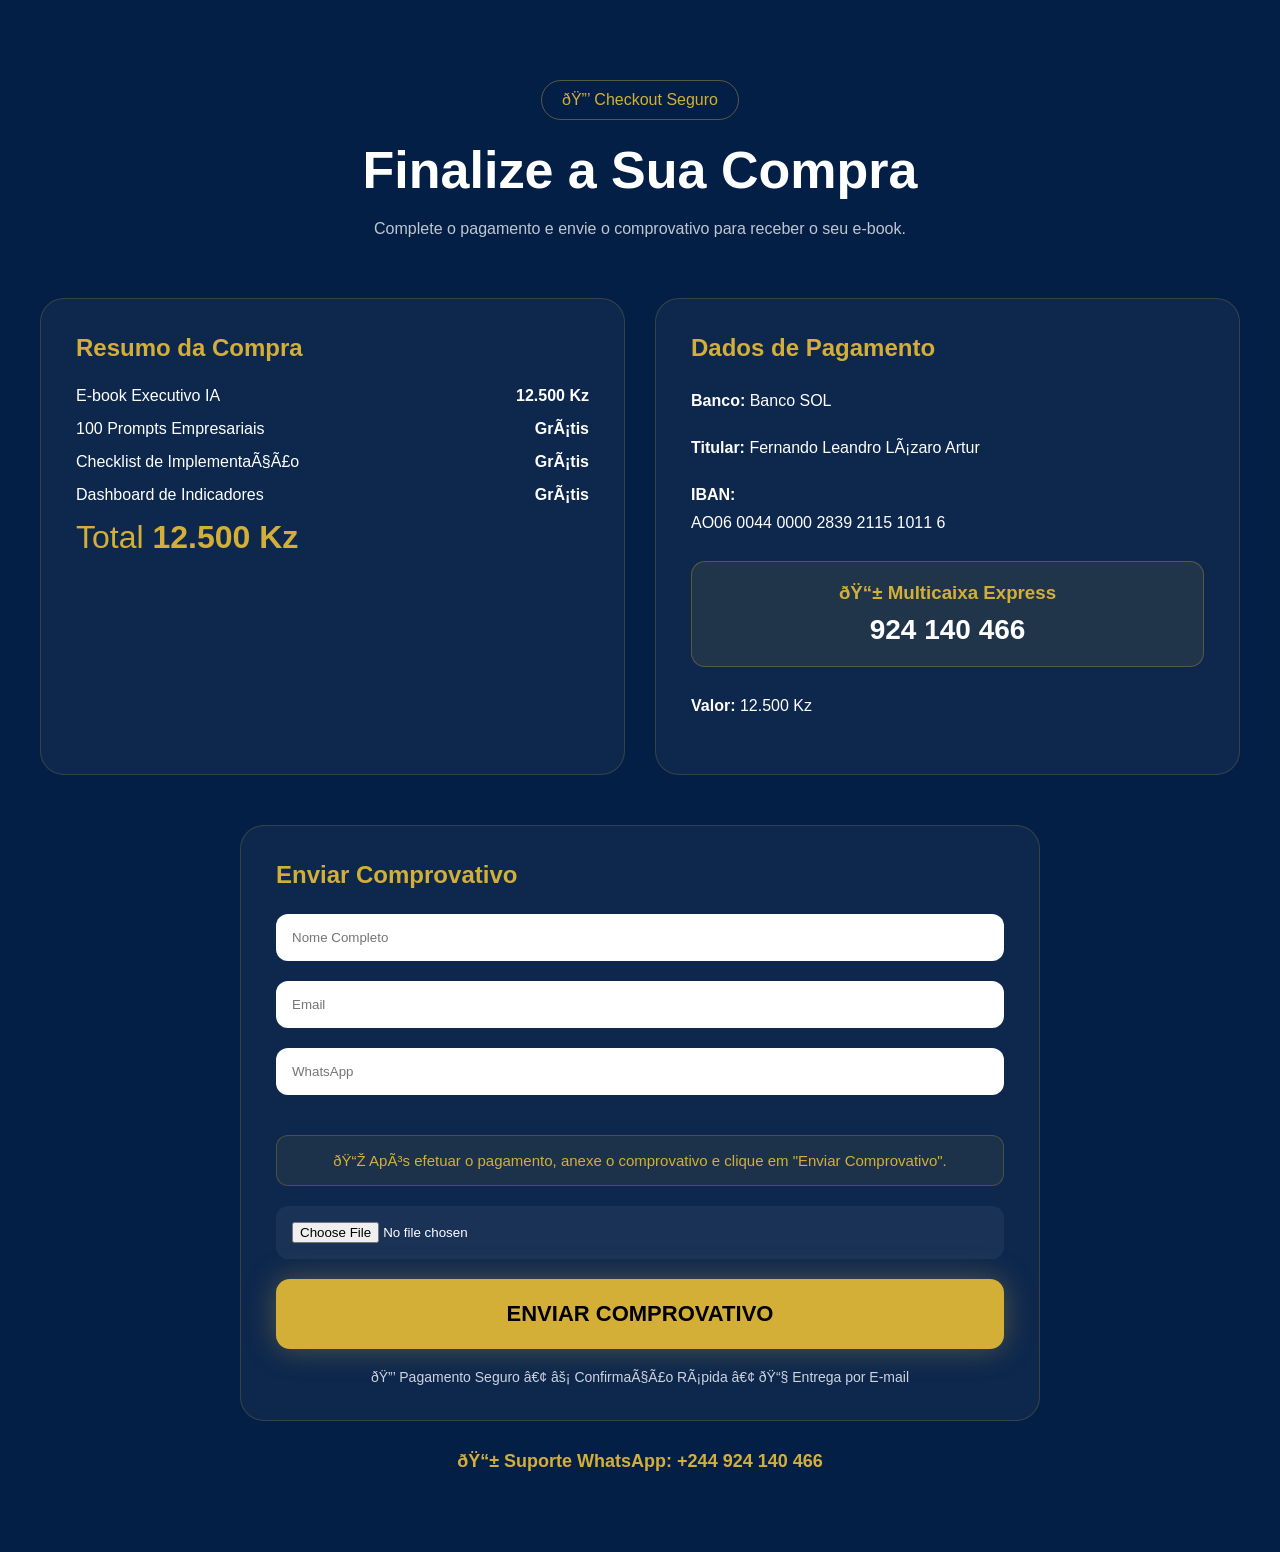
<file: checkout/checkout.html>
<!DOCTYPE html>
<html lang="pt">

<head>

    <!-- Google tag (gtag.js) -->
    <script async src="https://www.googletagmanager.com/gtag/js?id=G-06LMBSPMPH"></script>

    <script>
    window.dataLayer = window.dataLayer || [];

    function gtag(){
        dataLayer.push(arguments);
    }

    gtag('js', new Date());

    gtag('config', 'G-06LMBSPMPH');
    </script>

    <!-- Meta Pixel Code -->
    <script>
    !function(f,b,e,v,n,t,s)
    {
    if(f.fbq)return;

    n=f.fbq=function(){
    n.callMethod ?
    n.callMethod.apply(n,arguments) :
    n.queue.push(arguments)
    };

    if(!f._fbq)f._fbq=n;

    n.push=n;
    n.loaded=true;
    n.version='2.0';
    n.queue=[];

    t=b.createElement(e);
    t.async=true;
    t.src=v;

    s=b.getElementsByTagName(e)[0];
    s.parentNode.insertBefore(t,s);

    }(window, document,'script',
    'https://connect.facebook.net/en_US/fbevents.js');

    fbq('init', '956803899621912');

    fbq('track', 'PageView');
    </script>

    <noscript>
    <img
    height="1"
    width="1"
    style="display:none"
    src="https://www.facebook.com/tr?id=956803899621912&ev=PageView&noscript=1"
    />
    </noscript>
    <!-- End Meta Pixel Code -->

    <meta charset="UTF-8">

    <meta name="viewport" content="width=device-width, initial-scale=1.0">

    <title>Checkout | E-book IA</title>

    <link rel="stylesheet" href="checkout.css">

</head>

<body>

    <section class="checkout">

        <div class="checkout_container">

            <div class="checkout_header">

                <div class="checkout_badge">
                    🔒 Checkout Seguro
                </div>

                <h1>
                    Finalize a Sua Compra
                </h1>

                <p>
                    Complete o pagamento e envie o comprovativo para receber o seu e-book.
                </p>

            </div>

            <div class="checkout_grid">

                <div class="order_summary">

                    <h2>Resumo da Compra</h2>

                    <div class="summary_item">
                        <span>E-book Executivo IA</span>
                        <strong>12.500 Kz</strong>
                    </div>

                    <div class="summary_item">
                        <span>100 Prompts Empresariais</span>
                        <strong>Grátis</strong>
                    </div>

                    <div class="summary_item">
                        <span>Checklist de Implementação</span>
                        <strong>Grátis</strong>
                    </div>

                    <div class="summary_item">
                        <span>Dashboard de Indicadores</span>
                        <strong>Grátis</strong>
                    </div>

                    <div class="summary_total">

                        <span>Total</span>

                        <strong>12.500 Kz</strong>

                    </div>

                </div>

                <div class="payment_details">

                    <h2>Dados de Pagamento</h2>

                    <div class="payment_info">

                        <p>
                            <strong>Banco:</strong>
                            Banco SOL
                        </p>

                        <p>
                            <strong>Titular:</strong>
                            Fernando Leandro Lázaro Artur
                        </p>

                        <p>
                            <strong>IBAN:</strong><br>
                            AO06 0044 0000 2839 2115 1011 6
                        </p>

                        <div class="express_box">
                            <h3>📱 Multicaixa Express</h3>
                            <span>924 140 466</span>
                        </div>

                        <p>
                            <strong>Valor:</strong>
                            12.500 Kz
                        </p>

                    </div>

                </div>

            </div>

            <form
                class="checkout_form"
                action="https://formsubmit.co/leandroandro078@gmail.com"
                method="POST"
                enctype="multipart/form-data">

                <h2>Enviar Comprovativo</h2>

                <input
                    type="text"
                    id="nome"
                    name="nome"
                    placeholder="Nome Completo"
                    required>

                <input
                    type="email"
                    id="email"
                    name="email"
                    placeholder="Email"
                    required>

                <input
                    type="tel"
                    id="whatsapp"
                    name="whatsapp"
                    placeholder="WhatsApp"
                    required>                

                <input type="hidden"
                    name="_subject"
                    value="Nova Compra E-book IA">

                <input type="hidden" name="_next"
                    value="https://leandroandro078-byte.github.io/ebook-ia-landing/obrigado/obrigado.html">

                <input type="hidden"
                    name="_captcha"
                    value="false">


                <div class="upload_notice">
                    📎 Após efetuar o pagamento, anexe o comprovativo e clique em "Enviar Comprovativo".
                </div>

                <input
                    type="file"
                    id="comprovativo"
                    name="comprovativo"
                    class="file_input"
                    accept=".jpg,.jpeg,.png,.pdf"
                    required>   

                <button
                    type="button"
                    id="submitBtn"
                    class="submit_button"
                    onclick="enviarComprovativo()">
                    ENVIAR COMPROVATIVO
                </button>

                <div class="trust_box">
                    🔒 Pagamento Seguro • ⚡ Confirmação Rápida • 📧 Entrega por E-mail
                </div>

            </form>

            <div class="support">

                <p>
                    📱 Suporte WhatsApp:
                    +244 924 140 466
                </p>

            </div>
            
        </div>

    </section>
    <script src="checkout.js"></script>
</body>

<div id="loadingOverlay" class="loading_overlay">

    <div class="loader"></div>

    <h3>Enviando comprovativo...</h3>

    <p>Por favor aguarde.</p>

</div>

</html>
</file>
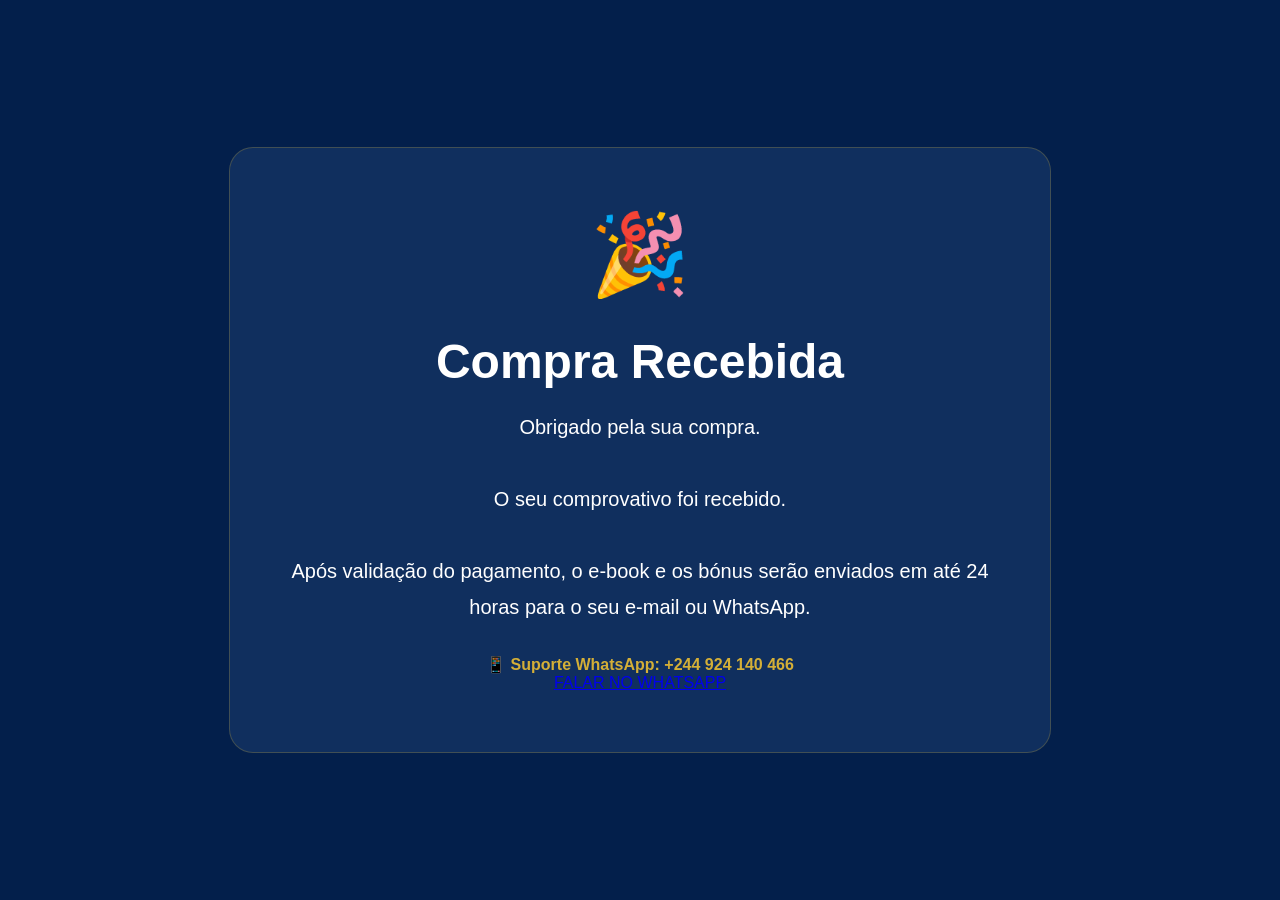
<file: obrigado/obrigado.html>
<!DOCTYPE html>
<html lang="pt">
<head>
<meta charset="UTF-8">
<meta name="viewport" content="width=device-width, initial-scale=1.0">

<title>Compra Recebida</title>

<style>

body{
    margin:0;
    font-family:Arial, sans-serif;
    background:#031f4b;
    color:#ffffff;

    display:flex;
    justify-content:center;
    align-items:center;

    min-height:100vh;
}

.card{

    width:90%;
    max-width:700px;

    background:#102f5e;

    border:1px solid rgba(212,175,55,.25);

    border-radius:24px;

    padding:60px;

    text-align:center;
}

.icon{

    font-size:80px;

    margin-bottom:20px;
}

h1{

    font-size:48px;

    margin-bottom:20px;
}

p{

    font-size:20px;

    line-height:1.8;
}

.whatsapp{

    margin-top:30px;

    color:#d4af37;

    font-weight:700;
}

</style>

<!-- Meta Pixel Code -->
    <script>
    !function(f,b,e,v,n,t,s)
    {if(f.fbq)return;n=f.fbq=function(){n.callMethod?
    n.callMethod.apply(n,arguments):n.queue.push(arguments)};
    if(!f._fbq)f._fbq=n;
    n.push=n;
    n.loaded=!0;
    n.version='2.0';
    n.queue=[];
    t=b.createElement(e);
    t.async=!0;
    t.src='https://connect.facebook.net/en_US/fbevents.js';
    s=b.getElementsByTagName(e)[0];
    s.parentNode.insertBefore(t,s);
    }(window, document,'script',
    'https://connect.facebook.net/en_US/fbevents.js');

    fbq('init', '1526678468916489');
    fbq('track', 'PageView');

    fbq('track', 'Purchase', {
    value: 12500,
    currency: 'AOA'
    });
    </script>
    
</head>

<body>

<div class="card">

<div class="icon">
🎉
</div>

<h1>Compra Recebida</h1>

<p>

Obrigado pela sua compra.

<br><br>

O seu comprovativo foi recebido.

<br><br>

Após validação do pagamento, 
o e-book e os bónus serão enviados em até 24 horas para o seu e-mail ou WhatsApp.

</p>

<div class="whatsapp">

📱 Suporte WhatsApp:
+244 924 140 466

</div>
<a href="https://wa.me/244924140466" class="whatsapp-btn">
    
FALAR NO WHATSAPP
</a>

</div>

</body>
</html>
</file>
<file: landing/css/style.css>
/* ============================================
   VARIÁVEIS DE COR E DESIGN
   ============================================ */
:root {
    --color-primary-dark: #0B1F3A;
    --color-gold: #D4AF37;
    --color-white: #FFFFFF;
    --color-text-light: #E8E8E8;
    --color-text-secondary: #A8A8A8;
    --color-glass: rgba(255, 255, 255, 0.1);
    --color-glass-hover: rgba(255, 255, 255, 0.15);
    --color-gold-dark: #B8941F;
    
    --spacing-xs: 8px;
    --spacing-sm: 12px;
    --spacing-md: 16px;
    --spacing-lg: 24px;
    --spacing-xl: 32px;
    --spacing-2xl: 48px;
    --spacing-3xl: 64px;
    
    --radius-sm: 8px;
    --radius-md: 12px;
    --radius-lg: 16px;
    --radius-xl: 24px;
    
    --transition-base: all 0.3s cubic-bezier(0.4, 0, 0.2, 1);
    --transition-smooth: all 0.6s cubic-bezier(0.4, 0, 0.2, 1);
}

/* ============================================
   RESET E ESTILOS GERAIS
   ============================================ */
* {
    margin: 0;
    padding: 0;
    box-sizing: border-box;
}

html {
    scroll-behavior: smooth;
}

body {
    font-family: -apple-system, BlinkMacSystemFont, 'Segoe UI', 'Roboto', 'Oxygen', 'Ubuntu', 'Cantarell', sans-serif;
    background-color: var(--color-primary-dark);
    color: var(--color-text-light);
    line-height: 1.6;
    overflow-x: hidden;
}

/* ============================================
   HERO SECTION
   ============================================ */
.hero {
    position: relative;
    min-height: 100vh;
    display: flex;
    align-items: center;
    justify-content: center;
    overflow: hidden;
    padding: var(--spacing-3xl) var(--spacing-lg);
}

/* Background Elements */
.hero__background {
    position: absolute;
    inset: 0;
    z-index: 0;
}

.hero__gradient {
    position: absolute;
    inset: 0;
    background: linear-gradient(135deg, 
        var(--color-primary-dark) 0%,
        #0D2847 25%,
        #0B1F3A 50%,
        #051219 100%);
}

.hero__orb {
    position: absolute;
    border-radius: 50%;
    filter: blur(80px);
    opacity: 0.1;
    animation: float 15s ease-in-out infinite;
}

.hero__orb--1 {
    width: 300px;
    height: 300px;
    background: var(--color-gold);
    top: -100px;
    right: -100px;
    animation-delay: 0s;
}

.hero__orb--2 {
    width: 250px;
    height: 250px;
    background: var(--color-gold);
    bottom: -50px;
    left: 10%;
    animation-delay: 7s;
}

@keyframes float {
    0%, 100% { transform: translate(0, 0); }
    50% { transform: translate(30px, -30px); }
}

/* Container */
.hero__container {
    position: relative;
    z-index: 2;
    max-width: 1400px;
    width: 100%;
    display: grid;
    grid-template-columns: 1fr 1fr;
    gap: var(--spacing-3xl);
    align-items: center;
}

/* ============================================
   HERO CONTENT (LEFT COLUMN)
   ============================================ */
.hero__content {
    display: flex;
    flex-direction: column;
    gap: var(--spacing-xl);
    animation: slideInLeft 0.8s ease-out;
}

@keyframes slideInLeft {
    from {
        opacity: 0;
        transform: translateX(-50px);
    }
    to {
        opacity: 1;
        transform: translateX(0);
    }
}

/* Badge */
.hero__badge {
    display: inline-flex;
    align-items: center;
    gap: var(--spacing-sm);
    padding: var(--spacing-sm) var(--spacing-md);
    background: var(--color-glass);
    border: 1px solid rgba(212, 175, 55, 0.3);
    border-radius: var(--radius-xl);
    width: fit-content;
    font-size: 14px;
    font-weight: 500;
    color: var(--color-gold);
    backdrop-filter: blur(10px);
    -webkit-backdrop-filter: blur(10px);
    transition: var(--transition-base);
}

.hero__badge:hover {
    background: var(--color-glass-hover);
    border-color: rgba(212, 175, 55, 0.5);
    transform: translateY(-2px);
}

.hero__badge-icon {
    font-size: 18px;
}

/* Title */
.hero__title {
    font-size: clamp(32px, 5vw, 64px);
    font-weight: 800;
    line-height: 1.2;
    color: var(--color-white);
    letter-spacing: -0.02em;
}

.hero__title-highlight {
    background: linear-gradient(135deg, var(--color-gold) 0%, #F5C842 100%);
    -webkit-background-clip: text;
    -webkit-text-fill-color: transparent;
    background-clip: text;
}

/* Subtitle */
.hero__subtitle {
    font-size: clamp(16px, 2vw, 20px);
    color: var(--color-text-secondary);
    line-height: 1.8;
    max-width: 500px;
}

/* Benefits */
.hero__benefits {
    display: grid;
    grid-template-columns: 1fr 1fr;
    gap: var(--spacing-md);
    margin-top: var(--spacing-lg);
}

.hero__benefit {
    display: flex;
    align-items: center;
    gap: var(--spacing-md);
    padding: var(--spacing-md);
    background: rgba(212, 175, 55, 0.05);
    border: 1px solid rgba(212, 175, 55, 0.1);
    border-radius: var(--radius-lg);
    transition: var(--transition-base);
}

.hero__benefit:hover {
    background: rgba(212, 175, 55, 0.1);
    border-color: rgba(212, 175, 55, 0.2);
    transform: translateY(-4px);
}

.hero__benefit-icon {
    font-size: 24px;
    min-width: 40px;
    text-align: center;
}

.hero__benefit span {
    font-size: 14px;
    font-weight: 500;
    color: var(--color-text-light);
}

/* CTA Section */
.hero__cta {
    display: flex;
    flex-direction: column;
    gap: var(--spacing-md);
    margin-top: var(--spacing-lg);
}

.hero__button {
    display: inline-flex;
    align-items: center;
    justify-content: center;
    gap: var(--spacing-sm);
    padding: 18px 37px;
    background: linear-gradient(135deg, var(--color-gold) 0%, #F5C842 100%);
    border: none;
    border-radius: var(--radius-lg);
    font-size: 18px;
    font-weight: 700;
    color: var(--color-primary-dark);
    cursor: pointer;
    width: fit-content;
    transition: transform 0.35s ease, box-shadow 0.35s ease, background 0.35s ease;
    position: relative;
    overflow: hidden;
    box-shadow:
        0 14px 34px rgba(212, 175, 55, 0.34),
        0 0 0 1px rgba(212, 175, 55, 0.18),
        0 0 38px rgba(212, 175, 55, 0.16);
}

.hero__button::before {
    content: '';
    position: absolute;
    inset: 0;
    background: linear-gradient(135deg, transparent 0%, rgba(255, 255, 255, 0.2) 50%, transparent 100%);
    transform: translateX(-100%);
    transition: transform 0.6s ease;
}

.hero__button:hover {
    transform: translateY(-5px) scale(1.025);
    box-shadow:
        0 18px 46px rgba(212, 175, 55, 0.46),
        0 0 0 1px rgba(212, 175, 55, 0.26),
        0 0 54px rgba(212, 175, 55, 0.24);
    background: linear-gradient(135deg, #F5C842 0%, var(--color-gold) 100%);
}

.hero__button:hover::before {
    transform: translateX(100%);
}

.hero__button-icon {
    width: 20px;
    height: 20px;
    stroke: currentColor;
}

.hero__cta-note {
    font-size: 13px;
    color: var(--color-text-secondary);
}

/* Social Proof */
.hero__social-proof {
    display: flex;
    align-items: center;
    gap: var(--spacing-lg);
    margin-top: var(--spacing-xl);
    padding: var(--spacing-lg);
    background: rgba(212, 175, 55, 0.05);
    border: 1px solid rgba(212, 175, 55, 0.1);
    border-radius: var(--radius-lg);
    flex-wrap: wrap;
    animation: fadeIn 1s ease-out 0.5s both;
    transition: var(--transition-base);
}

@keyframes fadeIn {
    from {
        opacity: 0;
    }
    to {
        opacity: 1;
    }
}

.hero__social-proof-item {
    display: flex;
    flex-direction: column;
    gap: 4px;
    text-align: center;
    flex: 0 0 auto;
}

.hero__social-proof-full {
    flex: 0 0 100%;
    text-align: center;
    border-top: 1px solid rgba(212, 175, 55, 0.1);
    padding-top: var(--spacing-md);
    margin-top: var(--spacing-md);
}

.hero__social-proof-number {
    font-size: 18px;
    font-weight: 700;
    background: linear-gradient(135deg, var(--color-gold) 0%, #F5C842 100%);
    -webkit-background-clip: text;
    -webkit-text-fill-color: transparent;
    background-clip: text;
}

.hero__social-proof-text {
    font-size: 12px;
    color: var(--color-text-secondary);
}

.hero__social-proof-stars {
    font-size: 14px;
    color: var(--color-gold);
}

.hero__social-proof-rating {
    font-size: 14px;
    font-weight: 600;
    color: var(--color-white);
}

.hero__social-proof-subtext {
    font-size: 13px;
    color: var(--color-text-secondary);
    font-style: italic;
}

.hero__social-proof-divider {
    width: 1px;
    height: 30px;
    background: rgba(212, 175, 55, 0.2);
}

/* ============================================
   HERO VISUAL (RIGHT COLUMN - 3D EBOOK)
   ============================================ */
.hero__visual {
    position: relative;
    display: flex;
    align-items: center;
    justify-content: center;
    height: 500px;
    animation: slideInRight 0.8s ease-out;
}

@keyframes slideInRight {
    from {
        opacity: 0;
        transform: translateX(50px);
    }
    to {
        opacity: 1;
        transform: translateX(0);
    }
}

/* Ebook Container */
.hero__ebook-container {
    position: relative;
    width: 100%;
    height: 100%;
    perspective: 1400px;
    display: flex;
    align-items: center;
    justify-content: center;
}

/* Ebook Wrapper with 3D Transform */
.hero__ebook-wrapper {
    position: relative;
    width: 310px;
    height: 465px;
    transform-style: preserve-3d;
    animation: floatBook 6s ease-in-out infinite;
    filter: drop-shadow(0 34px 46px rgba(0, 0, 0, 0.48));
}

@keyframes floatBook {
    0%, 100% {
        transform: translateY(0px) rotateX(7deg) rotateY(-13deg) rotateZ(-8deg);
    }
    50% {
        transform: translateY(-24px) rotateX(7deg) rotateY(-13deg) rotateZ(-8deg);
    }
}

/* 3D Book */
.hero__ebook {
    position: relative;
    width: 100%;
    height: 100%;
    transform-style: preserve-3d;
    transition: var(--transition-smooth);
}

.hero__ebook-wrapper:hover .hero__ebook {
    transform: rotateY(7deg) translateZ(18px);
}

/* Spine (Lombada) */
.hero__ebook-spine {
    position: absolute;
    left: -17px;
    top: 0;
    width: 26px;
    height: 100%;
    background: linear-gradient(90deg, #051219 0%, #0B1F3A 45%, rgba(212, 175, 55, 0.34) 100%);
    border-right: 1px solid rgba(212, 175, 55, 0.28);
    border-radius: var(--radius-lg) 0 0 var(--radius-lg);
    display: flex;
    align-items: center;
    justify-content: center;
    transform: rotateY(-28deg) translateZ(-2px);
    transform-style: preserve-3d;
    font-weight: 800;
    font-size: 12px;
    color: var(--color-gold);
    text-transform: uppercase;
    letter-spacing: 2px;
    writing-mode: vertical-rl;
    text-orientation: mixed;
}

.hero__ebook-spine-text {
    writing-mode: vertical-rl;
    transform: rotate(180deg);
}

/* Front Cover */
.hero__ebook-front {
    position: absolute;
    inset: 0;
    width: 100%;
    height: 100%;
    background: #051219;
    border-radius: var(--radius-lg);
    padding: 0;
    display: block;
    transform-style: preserve-3d;
    transform: rotateY(0deg) translateZ(54px);
    overflow: hidden;
    position: relative;
    box-shadow:
        0 0 0 1px rgba(212, 175, 55, 0.22),
        0 24px 55px rgba(0, 0, 0, 0.52),
        0 0 70px rgba(212, 175, 55, 0.18);
}

.hero__ebook-front::before {
    content: '';
    position: absolute;
    inset: 0;
    background: linear-gradient(115deg,
        rgba(255, 255, 255, 0.18) 0%,
        rgba(255, 255, 255, 0.04) 18%,
        transparent 38%,
        rgba(0, 0, 0, 0.24) 100%);
    pointer-events: none;
    z-index: 1;
}

.hero__ebook-front::after {
    content: '';
    position: absolute;
    inset: 0;
    border: 1px solid rgba(212, 175, 55, 0.15);
    border-radius: var(--radius-lg);
    pointer-events: none;
    z-index: 2;
}

.hero__ebook-front > :not(.hero__ebook-cover) {
    display: none;
}

.hero__ebook-cover {
    width: 100%;
    height: 100%;
    display: block;
    object-fit: cover;
    position: relative;
    z-index: 0;
    transform: translateZ(1px);
}

/* Back Cover */
.hero__ebook-back {
    position: absolute;
    inset: 0;
    width: 100%;
    height: 100%;
    background: linear-gradient(135deg, rgba(11, 31, 58, 0.8) 0%, rgba(5, 18, 25, 0.8) 100%);
    border-radius: var(--radius-lg);
    transform-style: preserve-3d;
    transform: rotateY(180deg) translateZ(54px);
    border: 1px solid rgba(212, 175, 55, 0.1);
}

.hero__ebook-back::before {
    content: '';
    position: absolute;
    inset: 0;
    background: radial-gradient(circle at 20% 30%, rgba(212, 175, 55, 0.05), transparent 60%);
    pointer-events: none;
}

/* Badge */
.hero__ebook-badge {
    display: inline-flex;
    align-items: center;
    justify-content: center;
    padding: 6px 12px;
    background: var(--color-gold);
    border-radius: 20px;
    font-size: 10px;
    font-weight: 800;
    color: var(--color-primary-dark);
    text-transform: uppercase;
    letter-spacing: 1px;
    width: fit-content;
    position: relative;
    z-index: 3;
}

/* Icon */
.hero__ebook-icon {
    display: flex;
    align-items: center;
    justify-content: center;
    height: 80px;
    margin-bottom: var(--spacing-md);
    position: relative;
    z-index: 3;
}

.hero__ebook-icon svg {
    width: 60px;
    height: 60px;
    filter: drop-shadow(0 0 8px rgba(212, 175, 55, 0.3));
}

/* Main Title */
.hero__ebook-main-title {
    font-size: 22px;
    font-weight: 800;
    color: var(--color-white);
    line-height: 1.1;
    margin-bottom: var(--spacing-md);
    position: relative;
    z-index: 3;
}

.hero__ebook-main-highlight {
    background: linear-gradient(135deg, var(--color-gold) 0%, #F5C842 100%);
    -webkit-background-clip: text;
    -webkit-text-fill-color: transparent;
    background-clip: text;
}

/* Subtitle */
.hero__ebook-subtitle {
    font-size: 11px;
    color: var(--color-text-secondary);
    text-transform: uppercase;
    letter-spacing: 1px;
    margin-bottom: var(--spacing-md);
    position: relative;
    z-index: 3;
}

/* Features */
.hero__ebook-features {
    display: flex;
    flex-direction: column;
    gap: 6px;
    margin-bottom: auto;
    position: relative;
    z-index: 3;
}

.hero__ebook-feature {
    font-size: 11px;
    color: var(--color-text-light);
    display: flex;
    align-items: center;
    gap: 6px;
}

/* Footer */
.hero__ebook-footer {
    display: flex;
    justify-content: space-between;
    align-items: center;
    padding-top: var(--spacing-md);
    border-top: 1px solid rgba(212, 175, 55, 0.15);
    position: relative;
    z-index: 3;
}

.hero__ebook-pages,
.hero__ebook-year {
    font-size: 10px;
    color: var(--color-text-secondary);
    text-transform: uppercase;
    letter-spacing: 0.5px;
}

/* Shadow Layers (Premium Drop Shadow) */
.hero__ebook-shadow {
    position: absolute;
    inset: 0;
    border-radius: var(--radius-lg);
    pointer-events: none;
}

.hero__ebook-shadow--1 {
    background: radial-gradient(ellipse at center bottom, rgba(212, 175, 55, 0.24) 0%, transparent 70%);
    filter: blur(34px);
    transform: translateZ(-40px) translateY(42px) scaleX(1.2) scaleY(0.55);
}

.hero__ebook-shadow--2 {
    box-shadow: 0 46px 88px rgba(0, 0, 0, 0.82);
    transform: translateZ(-80px);
    filter: blur(20px);
}

.hero__ebook-shadow--3 {
    box-shadow: 0 80px 130px rgba(212, 175, 55, 0.24);
    transform: translateZ(-120px);
    filter: blur(40px);
}

/* Floating Badge */
.hero__floating-badge {
    position: absolute;
    bottom: 40px;
    right: -20px;
    display: flex;
    align-items: center;
    gap: var(--spacing-md);
    padding: var(--spacing-md) var(--spacing-lg);
    background: var(--color-glass);
    border: 1px solid rgba(212, 175, 55, 0.3);
    border-radius: var(--radius-xl);
    backdrop-filter: blur(20px);
    -webkit-backdrop-filter: blur(20px);
    z-index: 5;
    animation: floatUp 3s ease-in-out infinite;
}

@keyframes floatUp {
    0%, 100% {
        transform: translateY(0px);
    }
    50% {
        transform: translateY(-15px);
    }
}

.hero__floating-badge-icon {
    font-size: 28px;
}

.hero__floating-badge strong {
    display: block;
    font-size: 16px;
    color: var(--color-gold);
}

.hero__floating-badge p {
    font-size: 12px;
    color: var(--color-text-secondary);
}

/* ============================================
   RESPONSIVIDADE
   ============================================ */
@media (max-width: 1200px) {
    .hero__container {
        grid-template-columns: 1fr;
        gap: var(--spacing-2xl);
    }

    .hero__visual {
        height: 430px;
    }

    .hero__ebook-wrapper {
        width: 260px;
        height: 390px;
    }

    .hero__ebook-main-title {
        font-size: 18px;
    }

    .hero__title {
        font-size: clamp(28px, 4vw, 48px);
    }

    .hero__subtitle {
        font-size: clamp(14px, 1.5vw, 18px);
    }
}

@media (max-width: 768px) {
    .hero {
        padding: var(--spacing-2xl) var(--spacing-md);
        min-height: auto;
    }

    .hero__container {
        gap: var(--spacing-2xl);
    }

    .hero__title {
        font-size: clamp(24px, 6vw, 36px);
    }

    .hero__subtitle {
        font-size: clamp(13px, 3vw, 16px);
    }

    .hero__benefits {
        grid-template-columns: 1fr;
        gap: var(--spacing-sm);
    }

    .hero__benefit {
        padding: var(--spacing-md);
        gap: var(--spacing-sm);
    }

    .hero__benefit-icon {
        font-size: 20px;
    }

    .hero__benefit span {
        font-size: 13px;
    }

    .hero__visual {
        height: 380px;
        margin-top: var(--spacing-xl);
    }

    .hero__ebook-wrapper {
        width: 225px;
        height: 338px;
    }

    .hero__ebook-main-title {
        font-size: 16px;
    }

    .hero__ebook-badge {
        font-size: 8px;
        padding: 4px 10px;
    }

    .hero__ebook-icon {
        height: 60px;
    }

    .hero__floating-badge {
        bottom: 20px;
        right: 0;
        font-size: 12px;
    }

    .hero__button {
        padding: 16px 32px;
        font-size: 16px;
    }

    .hero__social-proof {
        gap: var(--spacing-md);
        padding: var(--spacing-md);
        flex-direction: column;
    }

    .hero__social-proof-divider {
        display: none;
    }

    .hero__social-proof-full {
        border-top: none;
        padding-top: 0;
        margin-top: 0;
    }

    .hero__social-proof-item {
        width: 100%;
    }
}

@media (max-width: 480px) {
    .hero {
        padding: var(--spacing-xl) var(--spacing-md);
    }

    .hero__title {
        font-size: clamp(20px, 5vw, 28px);
    }

    .hero__subtitle {
        font-size: clamp(13px, 3vw, 14px);
    }

    .hero__benefits {
        gap: 8px;
    }

    .hero__benefit {
        padding: 10px 12px;
        gap: 8px;
    }

    .hero__benefit-icon {
        font-size: 18px;
        min-width: 32px;
    }

    .hero__benefit span {
        font-size: 12px;
    }

    .hero__visual {
        height: 315px;
    }

    .hero__ebook-wrapper {
        width: 185px;
        height: 278px;
    }

    .hero__ebook-main-title {
        font-size: 13px;
    }

    .hero__ebook-badge {
        font-size: 7px;
        padding: 3px 8px;
    }

    .hero__ebook-icon {
        height: 40px;
        margin-bottom: 6px;
    }

    .hero__ebook-icon svg {
        width: 40px;
        height: 40px;
    }

    .hero__ebook-subtitle {
        font-size: 9px;
        margin-bottom: 6px;
    }

    .hero__ebook-feature {
        font-size: 9px;
    }

    .hero__floating-badge {
        display: none;
    }

    .hero__button {
        padding: 14px 26px;
        font-size: 15px;
    }

    .hero__cta-note {
        font-size: 12px;
    }

    .hero__social-proof {
        gap: var(--spacing-sm);
        padding: var(--spacing-md);
        flex-direction: column;
    }

    .hero__social-proof-number {
        font-size: 16px;
    }

    .hero__social-proof-text {
        font-size: 11px;
    }

    .hero__social-proof-stars {
        font-size: 12px;
    }

    .hero__social-proof-rating {
        font-size: 12px;
    }

    .hero__social-proof-subtext {
        font-size: 12px;
    }
}

/* ============================================
   PROBLEM SECTION
   ============================================ */
.problem {
    position: relative;
    min-height: auto;
    padding: var(--spacing-3xl) var(--spacing-lg);
    overflow: hidden;
}

/* Background */
.problem__background {
    position: absolute;
    inset: 0;
    z-index: 0;
}

.problem__gradient {
    position: absolute;
    inset: 0;
    background: linear-gradient(180deg,
        #0B1F3A 0%,
        #051219 50%,
        #0B1F3A 100%);
}

.problem__orb--1 {
    position: absolute;
    width: 400px;
    height: 400px;
    background: var(--color-gold);
    border-radius: 50%;
    filter: blur(100px);
    opacity: 0.05;
    top: 50%;
    right: -150px;
    animation: float 20s ease-in-out infinite;
}

/* Container */
.problem__container {
    position: relative;
    z-index: 2;
    max-width: 1400px;
    margin: 0 auto;
}

/* Header */
.problem__header {
    text-align: center;
    margin-bottom: var(--spacing-3xl);
    animation: fadeInUp 0.8s ease-out;
}

@keyframes fadeInUp {
    from {
        opacity: 0;
        transform: translateY(30px);
    }
    to {
        opacity: 1;
        transform: translateY(0);
    }
}

.problem__badge {
    display: inline-flex;
    align-items: center;
    gap: var(--spacing-sm);
    padding: var(--spacing-sm) var(--spacing-md);
    background: var(--color-glass);
    border: 1px solid rgba(212, 175, 55, 0.3);
    border-radius: var(--radius-xl);
    font-size: 14px;
    font-weight: 500;
    color: var(--color-gold);
    backdrop-filter: blur(10px);
    -webkit-backdrop-filter: blur(10px);
    margin-bottom: var(--spacing-lg);
    transition: var(--transition-base);
}

.problem__badge:hover {
    background: var(--color-glass-hover);
    border-color: rgba(212, 175, 55, 0.5);
    transform: translateY(-2px);
}

.problem__badge-icon {
    font-size: 18px;
}

.problem__title {
    font-size: clamp(32px, 4vw, 56px);
    font-weight: 800;
    color: var(--color-white);
    margin-bottom: var(--spacing-lg);
    line-height: 1.2;
}

.problem__title-highlight {
    background: linear-gradient(135deg, var(--color-gold) 0%, #F5C842 100%);
    -webkit-background-clip: text;
    -webkit-text-fill-color: transparent;
    background-clip: text;
}

.problem__subtitle {
    font-size: clamp(16px, 2vw, 20px);
    color: var(--color-text-secondary);
    max-width: 700px;
    margin: 0 auto;
    line-height: 1.8;
}

/* Problems Grid */
.problem__grid {
    display: grid;
    grid-template-columns: repeat(auto-fit, minmax(320px, 1fr));
    gap: var(--spacing-xl);
    margin-bottom: var(--spacing-3xl);
}

.problem__card {
    padding: var(--spacing-2xl);
    background: linear-gradient(135deg, 
        rgba(212, 175, 55, 0.08) 0%,
        rgba(212, 175, 55, 0.02) 100%);
    border: 1px solid rgba(212, 175, 55, 0.15);
    border-radius: var(--radius-xl);
    position: relative;
    overflow: hidden;
    transition: var(--transition-base);
    animation: fadeInUp 0.8s ease-out;
    animation-fill-mode: both;
}

.problem__card:nth-child(1) { animation-delay: 0s; }
.problem__card:nth-child(2) { animation-delay: 0.1s; }
.problem__card:nth-child(3) { animation-delay: 0.2s; }
.problem__card:nth-child(4) { animation-delay: 0.3s; }
.problem__card:nth-child(5) { animation-delay: 0.4s; }
.problem__card:nth-child(6) { animation-delay: 0.5s; }

.problem__card::before {
    content: '';
    position: absolute;
    top: 0;
    left: 0;
    right: 0;
    height: 1px;
    background: linear-gradient(90deg, 
        transparent 0%,
        rgba(212, 175, 55, 0.5) 50%,
        transparent 100%);
}

.problem__card::after {
    content: '';
    position: absolute;
    inset: 0;
    background: linear-gradient(135deg, 
        rgba(212, 175, 55, 0.1) 0%,
        transparent 50%);
    opacity: 0;
    transition: opacity 0.6s ease;
    pointer-events: none;
}

.problem__card:hover {
    background: linear-gradient(135deg, 
        rgba(212, 175, 55, 0.12) 0%,
        rgba(212, 175, 55, 0.04) 100%);
    border-color: rgba(212, 175, 55, 0.25);
    transform: translateY(-8px);
    box-shadow: 0 20px 40px rgba(212, 175, 55, 0.1);
}

.problem__card:hover::after {
    opacity: 1;
}

.problem__card-icon {
    font-size: 48px;
    margin-bottom: var(--spacing-md);
    display: block;
}

.problem__card-title {
    font-size: 18px;
    font-weight: 700;
    color: var(--color-white);
    margin-bottom: var(--spacing-md);
}

.problem__card-description {
    font-size: 15px;
    color: var(--color-text-secondary);
    line-height: 1.7;
    margin-bottom: var(--spacing-lg);
}

.problem__card-impact {
    padding: var(--spacing-md);
    background: rgba(212, 175, 55, 0.1);
    border-left: 3px solid var(--color-gold);
    border-radius: var(--radius-md);
    font-size: 14px;
    font-weight: 600;
    color: var(--color-gold);
}

/* Stats Section */
.problem__stats {
    display: grid;
    grid-template-columns: 1fr auto 1fr auto 1fr;
    gap: var(--spacing-2xl);
    padding: var(--spacing-2xl);
    background: linear-gradient(135deg,
        rgba(212, 175, 55, 0.1) 0%,
        rgba(212, 175, 55, 0.05) 100%);
    border: 1px solid rgba(212, 175, 55, 0.2);
    border-radius: var(--radius-xl);
    align-items: center;
    justify-items: center;
    margin-bottom: var(--spacing-3xl);
    animation: fadeInUp 0.8s ease-out 0.6s both;
}

.problem__stat-item {
    text-align: center;
}

.problem__stat-number {
    font-size: clamp(32px, 4vw, 48px);
    font-weight: 800;
    background: linear-gradient(135deg, var(--color-gold) 0%, #F5C842 100%);
    -webkit-background-clip: text;
    -webkit-text-fill-color: transparent;
    background-clip: text;
    line-height: 1;
    margin-bottom: var(--spacing-sm);
}

.problem__stat-item p {
    font-size: 14px;
    color: var(--color-text-secondary);
    line-height: 1.5;
    max-width: 120px;
}

.problem__stat-divider {
    width: 1px;
    height: 60px;
    background: rgba(212, 175, 55, 0.3);
}

/* CTA Section */
.problem__cta-section {
    text-align: center;
    padding: var(--spacing-3xl) var(--spacing-2xl);
    background: linear-gradient(135deg,
        rgba(212, 175, 55, 0.15) 0%,
        rgba(212, 175, 55, 0.05) 100%);
    border: 1px solid rgba(212, 175, 55, 0.25);
    border-radius: var(--radius-xl);
    animation: fadeInUp 0.8s ease-out 0.7s both;
}

.problem__cta-title {
    font-size: clamp(24px, 3vw, 40px);
    font-weight: 700;
    color: var(--color-white);
    margin-bottom: var(--spacing-lg);
}

.problem__cta-description {
    font-size: 16px;
    color: var(--color-text-secondary);
    margin-bottom: var(--spacing-2xl);
    max-width: 600px;
    margin-left: auto;
    margin-right: auto;
}

.problem__button {
    display: inline-flex;
    align-items: center;
    justify-content: center;
    gap: var(--spacing-sm);
    padding: 16px 32px;
    background: linear-gradient(135deg, var(--color-gold) 0%, #F5C842 100%);
    border: none;
    border-radius: var(--radius-lg);
    font-size: 16px;
    font-weight: 600;
    color: var(--color-primary-dark);
    cursor: pointer;
    transition: var(--transition-base);
    position: relative;
    overflow: hidden;
    box-shadow: 0 10px 30px rgba(212, 175, 55, 0.3);
}

.problem__button::before {
    content: '';
    position: absolute;
    inset: 0;
    background: linear-gradient(135deg, transparent 0%, rgba(255, 255, 255, 0.2) 50%, transparent 100%);
    transform: translateX(-100%);
    transition: transform 0.6s ease;
}

.problem__button:hover {
    transform: translateY(-4px);
    box-shadow: 0 15px 40px rgba(212, 175, 55, 0.4);
    background: linear-gradient(135deg, #F5C842 0%, var(--color-gold) 100%);
}

.problem__button:hover::before {
    transform: translateX(100%);
}

.problem__button-icon {
    width: 20px;
    height: 20px;
    stroke: currentColor;
}

/* ============================================
   SOLUTION SECTION
   ============================================ */
.solution {
    position: relative;
    min-height: auto;
    padding: var(--spacing-3xl) var(--spacing-lg);
    overflow: hidden;
}

/* Background */
.solution__background {
    position: absolute;
    inset: 0;
    z-index: 0;
}

.solution__gradient {
    position: absolute;
    inset: 0;
    background: linear-gradient(180deg,
        #0B1F3A 0%,
        #0D2847 50%,
        #0B1F3A 100%);
}

.solution__orb--1 {
    position: absolute;
    width: 400px;
    height: 400px;
    background: var(--color-gold);
    border-radius: 50%;
    filter: blur(100px);
    opacity: 0.08;
    top: 50%;
    left: -150px;
    animation: float 20s ease-in-out infinite;
}

/* Container */
.solution__container {
    position: relative;
    z-index: 2;
    max-width: 1400px;
    margin: 0 auto;
}

/* Header */
.solution__header {
    text-align: center;
    margin-bottom: var(--spacing-3xl);
    animation: fadeInUp 0.8s ease-out;
}

.solution__badge {
    display: inline-flex;
    align-items: center;
    gap: var(--spacing-sm);
    padding: var(--spacing-sm) var(--spacing-md);
    background: var(--color-glass);
    border: 1px solid rgba(212, 175, 55, 0.3);
    border-radius: var(--radius-xl);
    font-size: 14px;
    font-weight: 500;
    color: var(--color-gold);
    backdrop-filter: blur(10px);
    -webkit-backdrop-filter: blur(10px);
    margin-bottom: var(--spacing-lg);
    transition: var(--transition-base);
}

.solution__badge:hover {
    background: var(--color-glass-hover);
    border-color: rgba(212, 175, 55, 0.5);
    transform: translateY(-2px);
}

.solution__badge-icon {
    font-size: 18px;
}

.solution__title {
    font-size: clamp(32px, 4vw, 56px);
    font-weight: 800;
    color: var(--color-white);
    margin-bottom: var(--spacing-lg);
    line-height: 1.2;
}

.solution__title-highlight {
    background: linear-gradient(135deg, var(--color-gold) 0%, #F5C842 100%);
    -webkit-background-clip: text;
    -webkit-text-fill-color: transparent;
    background-clip: text;
}

.solution__subtitle {
    font-size: clamp(16px, 2vw, 20px);
    color: var(--color-text-secondary);
    max-width: 700px;
    margin: 0 auto;
    line-height: 1.8;
}

/* Solutions Grid */
.solution__grid {
    display: grid;
    grid-template-columns: repeat(auto-fit, minmax(320px, 1fr));
    gap: var(--spacing-xl);
    margin-bottom: var(--spacing-3xl);
}

.solution__card {
    padding: var(--spacing-2xl);
    background: linear-gradient(135deg, 
        rgba(212, 175, 55, 0.08) 0%,
        rgba(212, 175, 55, 0.02) 100%);
    border: 1px solid rgba(212, 175, 55, 0.15);
    border-radius: var(--radius-xl);
    position: relative;
    overflow: hidden;
    transition: var(--transition-base);
    animation: fadeInUp 0.8s ease-out;
    animation-fill-mode: both;
}

.solution__card:nth-child(1) { animation-delay: 0s; }
.solution__card:nth-child(2) { animation-delay: 0.1s; }
.solution__card:nth-child(3) { animation-delay: 0.2s; }
.solution__card:nth-child(4) { animation-delay: 0.3s; }
.solution__card:nth-child(5) { animation-delay: 0.4s; }
.solution__card:nth-child(6) { animation-delay: 0.5s; }

.solution__card::before {
    content: '';
    position: absolute;
    top: 0;
    left: 0;
    right: 0;
    height: 1px;
    background: linear-gradient(90deg, 
        transparent 0%,
        rgba(212, 175, 55, 0.5) 50%,
        transparent 100%);
}

.solution__card::after {
    content: '';
    position: absolute;
    inset: 0;
    background: linear-gradient(135deg, 
        rgba(212, 175, 55, 0.1) 0%,
        transparent 50%);
    opacity: 0;
    transition: opacity 0.6s ease;
    pointer-events: none;
}

.solution__card:hover {
    background: linear-gradient(135deg, 
        rgba(212, 175, 55, 0.12) 0%,
        rgba(212, 175, 55, 0.04) 100%);
    border-color: rgba(212, 175, 55, 0.25);
    transform: translateY(-8px);
    box-shadow: 0 20px 40px rgba(212, 175, 55, 0.1);
}

.solution__card:hover::after {
    opacity: 1;
}

.solution__card-icon {
    font-size: 48px;
    margin-bottom: var(--spacing-md);
    display: block;
}

.solution__card-title {
    font-size: 18px;
    font-weight: 700;
    color: var(--color-white);
    margin-bottom: var(--spacing-md);
}

.solution__card-description {
    font-size: 15px;
    color: var(--color-text-secondary);
    line-height: 1.7;
    margin-bottom: var(--spacing-lg);
}

.solution__card-highlight {
    padding: var(--spacing-md);
    background: rgba(212, 175, 55, 0.1);
    border-left: 3px solid var(--color-gold);
    border-radius: var(--radius-md);
    font-size: 14px;
    color: var(--color-gold);
}

/* Comparison Section */
.solution__comparison {
    padding: var(--spacing-2xl);
    background: linear-gradient(135deg,
        rgba(212, 175, 55, 0.08) 0%,
        rgba(212, 175, 55, 0.02) 100%);
    border: 1px solid rgba(212, 175, 55, 0.15);
    border-radius: var(--radius-xl);
    margin-bottom: var(--spacing-3xl);
    animation: fadeInUp 0.8s ease-out 0.6s both;
}

.solution__comparison-title {
    font-size: clamp(24px, 3vw, 32px);
    font-weight: 700;
    color: var(--color-white);
    text-align: center;
    margin-bottom: var(--spacing-2xl);
}

.solution__comparison-grid {
    display: grid;
    grid-template-columns: 1fr 1fr;
    gap: var(--spacing-2xl);
}

.solution__comparison-column {
    padding: var(--spacing-xl);
    background: rgba(11, 31, 58, 0.4);
    border: 1px solid rgba(212, 175, 55, 0.1);
    border-radius: var(--radius-lg);
}

.solution__comparison-header {
    font-size: 14px;
    font-weight: 700;
    padding: var(--spacing-md);
    border-radius: var(--radius-md);
    margin-bottom: var(--spacing-lg);
    text-align: center;
}

.solution__comparison-header--before {
    background: rgba(220, 53, 69, 0.1);
    border: 1px solid rgba(220, 53, 69, 0.3);
    color: #ff6b6b;
}

.solution__comparison-header--after {
    background: rgba(34, 197, 94, 0.1);
    border: 1px solid rgba(34, 197, 94, 0.3);
    color: #22c55e;
}

.solution__comparison-item {
    display: flex;
    justify-content: space-between;
    align-items: center;
    padding: var(--spacing-md) 0;
    border-bottom: 1px solid rgba(212, 175, 55, 0.05);
    font-size: 14px;
}

.solution__comparison-item:last-child {
    border-bottom: none;
}

.solution__comparison-label {
    color: var(--color-text-secondary);
}

.solution__comparison-value {
    font-weight: 600;
    color: var(--color-gold);
}

/* Final CTA */
.solution__cta-section {
    text-align: center;
    padding: var(--spacing-3xl) var(--spacing-2xl);
    background: linear-gradient(135deg,
        rgba(212, 175, 55, 0.15) 0%,
        rgba(212, 175, 55, 0.05) 100%);
    border: 1px solid rgba(212, 175, 55, 0.25);
    border-radius: var(--radius-xl);
    animation: fadeInUp 0.8s ease-out 0.7s both;
}

.solution__cta-title {
    font-size: clamp(24px, 3vw, 40px);
    font-weight: 700;
    color: var(--color-white);
    margin-bottom: var(--spacing-lg);
}

.solution__cta-description {
    font-size: 16px;
    color: var(--color-text-secondary);
    margin-bottom: var(--spacing-2xl);
    max-width: 600px;
    margin-left: auto;
    margin-right: auto;
}

.solution__button {
    display: inline-flex;
    align-items: center;
    justify-content: center;
    gap: var(--spacing-sm);
    padding: 16px 32px;
    background: linear-gradient(135deg, var(--color-gold) 0%, #F5C842 100%);
    border: none;
    border-radius: var(--radius-lg);
    font-size: 16px;
    font-weight: 600;
    color: var(--color-primary-dark);
    cursor: pointer;
    transition: var(--transition-base);
    position: relative;
    overflow: hidden;
    box-shadow: 0 10px 30px rgba(212, 175, 55, 0.3);
}

.solution__button::before {
    content: '';
    position: absolute;
    inset: 0;
    background: linear-gradient(135deg, transparent 0%, rgba(255, 255, 255, 0.2) 50%, transparent 100%);
    transform: translateX(-100%);
    transition: transform 0.6s ease;
}

.solution__button:hover {
    transform: translateY(-4px);
    box-shadow: 0 15px 40px rgba(212, 175, 55, 0.4);
    background: linear-gradient(135deg, #F5C842 0%, var(--color-gold) 100%);
}

.solution__button:hover::before {
    transform: translateX(100%);
}

.solution__button-icon {
    width: 20px;
    height: 20px;
    stroke: currentColor;
}

/* ============================================
   RESPONSIVIDADE - PROBLEM SECTION
   ============================================ */
@media (max-width: 1200px) {
    .problem__grid {
        grid-template-columns: repeat(auto-fit, minmax(280px, 1fr));
        gap: var(--spacing-lg);
    }

    .problem__card {
        padding: var(--spacing-xl);
    }
}

@media (max-width: 768px) {
    .problem {
        padding: var(--spacing-2xl) var(--spacing-md);
    }

    .problem__header {
        margin-bottom: var(--spacing-2xl);
    }

    .problem__grid {
        grid-template-columns: 1fr;
        gap: var(--spacing-lg);
    }

    .problem__card {
        padding: var(--spacing-lg);
    }

    .problem__card-icon {
        font-size: 40px;
    }

    .problem__card-title {
        font-size: 16px;
    }

    .problem__card-description {
        font-size: 14px;
    }

    .problem__stats {
        grid-template-columns: 1fr;
        gap: var(--spacing-lg);
        padding: var(--spacing-xl);
    }

    .problem__stat-divider {
        display: none;
    }

    .problem__stat-item {
        width: 100%;
    }

    .problem__cta-section {
        padding: var(--spacing-2xl) var(--spacing-lg);
    }

    .problem__cta-title {
        font-size: clamp(20px, 3vw, 32px);
    }

    .problem__button {
        padding: 14px 28px;
        font-size: 15px;
    }
}

@media (max-width: 480px) {
    .problem {
        padding: var(--spacing-xl) var(--spacing-md);
    }

    .problem__header {
        margin-bottom: var(--spacing-xl);
    }

    .problem__title {
        font-size: clamp(24px, 5vw, 32px);
    }

    .problem__card {
        padding: var(--spacing-lg);
    }

    .problem__card-icon {
        font-size: 36px;
    }

    .problem__card-title {
        font-size: 15px;
    }

    .problem__card-description {
        font-size: 13px;
    }

    .problem__card-impact {
        font-size: 13px;
        padding: var(--spacing-sm);
    }

    .problem__stat-number {
        font-size: clamp(24px, 3vw, 32px);
    }

    .problem__cta-section {
        padding: var(--spacing-xl) var(--spacing-md);
    }

    .problem__button {
        padding: 12px 24px;
        font-size: 14px;
    }
}

/* ============================================
   RECEIVE SECTION (O QUE VAI RECEBER)
   ============================================ */

.receive {
    position: relative;
    min-height: auto;
    padding: var(--spacing-3xl) var(--spacing-lg);
    overflow: hidden;
}

/* Background Elements */
.receive__background {
    position: absolute;
    inset: 0;
    z-index: 0;
}

.receive__gradient {
    position: absolute;
    inset: 0;
    background: linear-gradient(180deg,
        #0B1F3A 0%,
        #051219 50%,
        #0B1F3A 100%);
}

.receive__orb {
    position: absolute;
    border-radius: 50%;
    filter: blur(80px);
    opacity: 0.1;
    animation: float 15s ease-in-out infinite;
}

.receive__orb--1 {
    width: 300px;
    height: 300px;
    background: var(--color-gold);
    top: -100px;
    right: -100px;
    animation-delay: 0s;
}

.receive__orb--2 {
    width: 250px;
    height: 250px;
    background: var(--color-gold);
    bottom: -50px;
    left: -100px;
    animation-delay: 5s;
}

/* Container */
.receive__container {
    position: relative;
    z-index: 2;
    max-width: 1400px;
    margin: 0 auto;
}

/* Header */
.receive__header {
    text-align: center;
    margin-bottom: var(--spacing-3xl);
    animation: fadeInUp 0.8s ease-out;
}

.receive__badge {
    display: inline-flex;
    align-items: center;
    gap: var(--spacing-sm);
    padding: var(--spacing-sm) var(--spacing-md);
    background: var(--color-glass);
    border: 1px solid rgba(212, 175, 55, 0.3);
    border-radius: 20px;
    font-size: 13px;
    font-weight: 600;
    color: var(--color-gold);
    backdrop-filter: blur(10px);
    -webkit-backdrop-filter: blur(10px);
    margin-bottom: var(--spacing-lg);
    text-transform: uppercase;
    letter-spacing: 0.5px;
    transition: var(--transition-base);
}

.receive__badge:hover {
    background: var(--color-glass-hover);
    border-color: rgba(212, 175, 55, 0.5);
    transform: translateY(-2px);
}

.receive__title {
    font-size: clamp(32px, 4vw, 56px);
    font-weight: 800;
    color: var(--color-white);
    margin-bottom: var(--spacing-lg);
    line-height: 1.2;
}

.receive__title-highlight {
    background: linear-gradient(135deg, var(--color-gold) 0%, #F5C842 100%);
    -webkit-background-clip: text;
    -webkit-text-fill-color: transparent;
    background-clip: text;
}

.receive__subtitle {
    font-size: clamp(16px, 2vw, 20px);
    color: var(--color-text-secondary);
    max-width: 700px;
    margin: 0 auto;
    line-height: 1.8;
}

/* Cards Grid */
.receive__cards {
    display: grid;
    grid-template-columns: repeat(auto-fit, minmax(320px, 1fr));
    gap: var(--spacing-xl);
    margin-bottom: var(--spacing-3xl);
}

/* Individual Card */
.receive__card {
    position: relative;
    padding: var(--spacing-2xl);
    background: var(--color-glass);
    border: 1px solid rgba(212, 175, 55, 0.2);
    border-radius: var(--radius-xl);
    backdrop-filter: blur(10px);
    -webkit-backdrop-filter: blur(10px);
    overflow: hidden;
    transition: var(--transition-smooth);
    animation: fadeInUp 0.8s ease-out;
    animation-fill-mode: both;
}

.receive__card:nth-child(1) { animation-delay: 0.1s; }
.receive__card:nth-child(2) { animation-delay: 0.2s; }
.receive__card:nth-child(3) { animation-delay: 0.3s; }
.receive__card:nth-child(4) { animation-delay: 0.4s; }
.receive__card:nth-child(5) { animation-delay: 0.5s; }
.receive__card:nth-child(6) { animation-delay: 0.6s; }
.receive__card:nth-child(7) { animation-delay: 0.7s; }

/* Premium top border line */
.receive__card::before {
    content: '';
    position: absolute;
    top: 0;
    left: 0;
    right: 0;
    height: 2px;
    background: linear-gradient(90deg, 
        transparent 0%,
        var(--color-gold) 50%,
        transparent 100%);
}

.receive__card:hover {
    background: var(--color-glass-hover);
    border-color: rgba(212, 175, 55, 0.4);
    transform: translateY(-12px);
    box-shadow: 0 30px 60px rgba(212, 175, 55, 0.15);
}

.receive__card:hover .receive__card-icon {
    transform: scale(1.1) rotateY(10deg);
}

/* Card Icon */
.receive__card-icon {
    font-size: 56px;
    margin-bottom: var(--spacing-lg);
    display: block;
    transition: var(--transition-smooth);
    text-align: center;
}

/* Card Title */
.receive__card-title {
    font-size: 18px;
    font-weight: 700;
    color: var(--color-white);
    margin-bottom: var(--spacing-md);
    line-height: 1.3;
}

/* Card Description */
.receive__card-description {
    font-size: 14px;
    color: var(--color-text-secondary);
    line-height: 1.6;
    margin-bottom: var(--spacing-lg);
    min-height: 60px;
}

/* Card Badge (valor/tipo) */
.receive__card-badge {
    display: inline-block;
    padding: 6px 14px;
    background: linear-gradient(135deg, var(--color-gold) 0%, #F5C842 100%);
    color: var(--color-primary-dark);
    font-size: 12px;
    font-weight: 700;
    border-radius: 20px;
    text-transform: uppercase;
    letter-spacing: 0.5px;
    transition: var(--transition-base);
}

.receive__card:hover .receive__card-badge {
    transform: scale(1.05);
    box-shadow: 0 8px 20px rgba(212, 175, 55, 0.3);
}

/* CTA Section */
.receive__cta {
    text-align: center;
    padding: var(--spacing-2xl);
    background: linear-gradient(135deg,
        rgba(212, 175, 55, 0.12) 0%,
        rgba(212, 175, 55, 0.05) 100%);
    border: 1px solid rgba(212, 175, 55, 0.25);
    border-radius: var(--radius-xl);
    animation: fadeInUp 0.8s ease-out 0.8s both;
}

/* Button */
.receive__button {
    display: inline-flex;
    align-items: center;
    justify-content: center;
    gap: var(--spacing-sm);
    padding: 16px 40px;
    background: linear-gradient(135deg, var(--color-gold) 0%, #F5C842 100%);
    border: none;
    border-radius: var(--radius-lg);
    font-size: 16px;
    font-weight: 600;
    color: var(--color-primary-dark);
    cursor: pointer;
    transition: var(--transition-base);
    position: relative;
    overflow: hidden;
    box-shadow: 0 10px 30px rgba(212, 175, 55, 0.3);
}

.receive__button::before {
    content: '';
    position: absolute;
    inset: 0;
    background: linear-gradient(135deg, transparent 0%, rgba(255, 255, 255, 0.2) 50%, transparent 100%);
    transform: translateX(-100%);
    transition: transform 0.6s ease;
}

.receive__button:hover {
    transform: translateY(-4px);
    box-shadow: 0 15px 45px rgba(212, 175, 55, 0.4);
    background: linear-gradient(135deg, #F5C842 0%, var(--color-gold) 100%);
}

.receive__button:hover::before {
    transform: translateX(100%);
}

/* CTA Note */
.receive__cta-note {
    margin-top: var(--spacing-md);
    font-size: 13px;
    color: var(--color-text-secondary);
    letter-spacing: 0.5px;
}

/* ============================================
   BUSINESS LOSS AWARENESS SECTION
   ============================================ */
.loss {
    position: relative;
    min-height: auto;
    padding: var(--spacing-3xl) var(--spacing-lg);
    overflow: hidden;
}

.loss__background {
    position: absolute;
    inset: 0;
    z-index: 0;
}

.loss__gradient {
    position: absolute;
    inset: 0;
    background: linear-gradient(135deg,
        var(--color-primary-dark) 0%,
        #0D2847 25%,
        #0B1F3A 55%,
        #051219 100%);
}

.loss__orb {
    position: absolute;
    border-radius: 50%;
    filter: blur(90px);
    opacity: 0.1;
    animation: float 16s ease-in-out infinite;
}

.loss__orb--1 {
    width: 320px;
    height: 320px;
    background: var(--color-gold);
    top: -120px;
    right: -90px;
}

.loss__orb--2 {
    width: 260px;
    height: 260px;
    background: var(--color-gold);
    bottom: -80px;
    left: -80px;
    animation-delay: 6s;
}

.loss__container {
    position: relative;
    z-index: 2;
    max-width: 1400px;
    margin: 0 auto;
}

.loss__header {
    text-align: center;
    margin-bottom: var(--spacing-3xl);
    animation: fadeInUp 0.8s ease-out;
}

.loss__badge {
    display: inline-flex;
    align-items: center;
    gap: var(--spacing-sm);
    padding: var(--spacing-sm) var(--spacing-md);
    background: var(--color-glass);
    border: 1px solid rgba(212, 175, 55, 0.3);
    border-radius: var(--radius-xl);
    font-size: 14px;
    font-weight: 600;
    color: var(--color-gold);
    backdrop-filter: blur(10px);
    -webkit-backdrop-filter: blur(10px);
    margin-bottom: var(--spacing-lg);
    transition: transform 0.35s ease, box-shadow 0.35s ease, background 0.35s ease;
}

.loss__badge:hover {
    background: var(--color-glass-hover);
    border-color: rgba(212, 175, 55, 0.5);
    transform: translateY(-2px);
}

.loss__title {
    font-size: clamp(32px, 4vw, 56px);
    font-weight: 800;
    color: var(--color-white);
    margin-bottom: var(--spacing-lg);
    line-height: 1.2;
}

.loss__title-highlight {
    background: linear-gradient(135deg, var(--color-gold) 0%, #F5C842 100%);
    -webkit-background-clip: text;
    -webkit-text-fill-color: transparent;
    background-clip: text;
}

.loss__subtitle {
    font-size: clamp(16px, 2vw, 20px);
    color: var(--color-text-secondary);
    max-width: 850px;
    margin: 0 auto;
    line-height: 1.8;
}

.loss__cards {
    display: grid;
    grid-template-columns: repeat(auto-fit, minmax(300px, 1fr));
    gap: var(--spacing-xl);
    margin-bottom: var(--spacing-2xl);
}

.loss__card {
    position: relative;
    padding: var(--spacing-2xl);
    background: linear-gradient(135deg,
        rgba(255, 255, 255, 0.1) 0%,
        rgba(255, 255, 255, 0.05) 100%);
    border: 1px solid rgba(212, 175, 55, 0.2);
    border-radius: var(--radius-xl);
    backdrop-filter: blur(12px);
    -webkit-backdrop-filter: blur(12px);
    overflow: hidden;
    transition: var(--transition-smooth);
    animation: fadeInUp 0.8s ease-out;
    animation-fill-mode: both;
    box-shadow: 0 18px 45px rgba(0, 0, 0, 0.18);
}

.loss__card:nth-child(1) { animation-delay: 0.1s; }
.loss__card:nth-child(2) { animation-delay: 0.2s; }
.loss__card:nth-child(3) { animation-delay: 0.3s; }
.loss__card:nth-child(4) { animation-delay: 0.4s; }
.loss__card:nth-child(5) { animation-delay: 0.5s; }
.loss__card:nth-child(6) { animation-delay: 0.6s; }

.loss__card::before {
    content: '';
    position: absolute;
    top: 0;
    left: 0;
    right: 0;
    height: 2px;
    background: linear-gradient(90deg,
        transparent 0%,
        var(--color-gold) 50%,
        transparent 100%);
}

.loss__card::after {
    content: '';
    position: absolute;
    inset: 0;
    background: radial-gradient(circle at top right, rgba(212, 175, 55, 0.16), transparent 42%);
    opacity: 0;
    transition: opacity 0.6s ease;
    pointer-events: none;
}

.loss__card:hover {
    background: var(--color-glass-hover);
    border-color: rgba(212, 175, 55, 0.42);
    transform: translateY(-10px);
    box-shadow: 0 30px 65px rgba(212, 175, 55, 0.15);
}

.loss__card:hover::after {
    opacity: 1;
}

.loss__card:hover .loss__card-icon {
    transform: translateY(-4px) scale(1.06);
    box-shadow: 0 16px 34px rgba(212, 175, 55, 0.24);
}

.loss__card-icon {
    width: 64px;
    height: 64px;
    display: inline-flex;
    align-items: center;
    justify-content: center;
    margin-bottom: var(--spacing-lg);
    background: rgba(212, 175, 55, 0.1);
    border: 1px solid rgba(212, 175, 55, 0.26);
    border-radius: var(--radius-lg);
    color: var(--color-gold);
    transition: var(--transition-smooth);
}

.loss__card-icon svg {
    width: 34px;
    height: 34px;
    fill: none;
    stroke: currentColor;
    stroke-width: 1.8;
    stroke-linecap: round;
    stroke-linejoin: round;
}

.loss__card-title {
    font-size: 20px;
    font-weight: 700;
    color: var(--color-white);
    margin-bottom: var(--spacing-md);
    line-height: 1.3;
}

.loss__card-description {
    font-size: 15px;
    color: var(--color-text-secondary);
    line-height: 1.7;
}

.loss__alert {
    padding: var(--spacing-xl) var(--spacing-2xl);
    margin-bottom: var(--spacing-2xl);
    background: linear-gradient(135deg,
        rgba(212, 175, 55, 0.16) 0%,
        rgba(212, 175, 55, 0.06) 100%);
    border: 1px solid rgba(212, 175, 55, 0.28);
    border-left: 4px solid var(--color-gold);
    border-radius: var(--radius-xl);
    color: var(--color-text-light);
    font-size: clamp(16px, 2vw, 20px);
    line-height: 1.7;
    text-align: center;
    box-shadow: 0 18px 45px rgba(0, 0, 0, 0.18);
    animation: fadeInUp 0.8s ease-out 0.7s both;
}

.loss__alert strong {
    color: var(--color-gold);
}

.loss__cta {
    text-align: center;
    animation: fadeInUp 0.8s ease-out 0.8s both;
}

.loss__button {
    display: inline-flex;
    align-items: center;
    justify-content: center;
    gap: var(--spacing-sm);
    padding: 17px 40px;
    background: linear-gradient(135deg, var(--color-gold) 0%, #F5C842 100%);
    border: none;
    border-radius: var(--radius-lg);
    font-size: 18px;
    font-weight: 700;
    color: var(--color-primary-dark);
    cursor: pointer;
    transition: var(--transition-base);
    position: relative;
    overflow: hidden;
    box-shadow:
        0 14px 34px rgba(212, 175, 55, 0.34),
        0 0 0 1px rgba(212, 175, 55, 0.18),
        0 0 38px rgba(212, 175, 55, 0.16);
}

.loss__button::before {
    content: '';
    position: absolute;
    inset: 0;
    background: linear-gradient(135deg, transparent 0%, rgba(255, 255, 255, 0.2) 50%, transparent 100%);
    transform: translateX(-100%);
    transition: transform 0.6s ease;
}

.loss__button:hover {
    transform: translateY(-4px);
    box-shadow: 0 15px 45px rgba(212, 175, 55, 0.4);
    background: linear-gradient(135deg, #F5C842 0%, var(--color-gold) 100%);
}

.loss__button:hover::before {
    transform: translateX(100%);
}

/* ============================================
   TARGET AUDIENCE SECTION
   ============================================ */
.audience {
    position: relative;
    min-height: auto;
    padding: var(--spacing-3xl) var(--spacing-lg);
    overflow: hidden;
}

.audience__background {
    position: absolute;
    inset: 0;
    z-index: 0;
}

.audience__gradient {
    position: absolute;
    inset: 0;
    background: linear-gradient(180deg,
        #0B1F3A 0%,
        #051219 48%,
        #0D2847 100%);
}

.audience__orb {
    position: absolute;
    border-radius: 50%;
    filter: blur(90px);
    opacity: 0.09;
    animation: float 16s ease-in-out infinite;
}

.audience__orb--1 {
    width: 300px;
    height: 300px;
    background: var(--color-gold);
    top: -100px;
    left: -80px;
}

.audience__orb--2 {
    width: 280px;
    height: 280px;
    background: var(--color-gold);
    right: -90px;
    bottom: -90px;
    animation-delay: 6s;
}

.audience__container {
    position: relative;
    z-index: 2;
    max-width: 1400px;
    margin: 0 auto;
}

.audience__header {
    text-align: center;
    margin-bottom: var(--spacing-3xl);
    animation: fadeInUp 0.8s ease-out;
}

.audience__badge {
    display: inline-flex;
    align-items: center;
    gap: var(--spacing-sm);
    padding: var(--spacing-sm) var(--spacing-md);
    background: var(--color-glass);
    border: 1px solid rgba(212, 175, 55, 0.3);
    border-radius: var(--radius-xl);
    font-size: 14px;
    font-weight: 700;
    color: var(--color-gold);
    backdrop-filter: blur(10px);
    -webkit-backdrop-filter: blur(10px);
    margin-bottom: var(--spacing-lg);
    transition: transform 0.35s ease, box-shadow 0.35s ease, background 0.35s ease;
}

.audience__badge:hover {
    background: var(--color-glass-hover);
    border-color: rgba(212, 175, 55, 0.5);
    transform: translateY(-2px);
}

.audience__title {
    font-size: clamp(32px, 4vw, 56px);
    font-weight: 800;
    color: var(--color-white);
    margin-bottom: var(--spacing-lg);
    line-height: 1.2;
}

.audience__title-highlight {
    background: linear-gradient(135deg, var(--color-gold) 0%, #F5C842 100%);
    -webkit-background-clip: text;
    -webkit-text-fill-color: transparent;
    background-clip: text;
}

.audience__subtitle {
    font-size: clamp(16px, 2vw, 20px);
    color: var(--color-text-secondary);
    max-width: 820px;
    margin: 0 auto;
    line-height: 1.8;
}

.audience__cards {
    display: grid;
    grid-template-columns: repeat(auto-fit, minmax(250px, 1fr));
    gap: var(--spacing-xl);
    margin-bottom: var(--spacing-2xl);
}

.audience__card {
    position: relative;
    min-height: 190px;
    display: flex;
    flex-direction: column;
    align-items: flex-start;
    justify-content: center;
    padding: var(--spacing-xl);
    background: linear-gradient(135deg,
        rgba(255, 255, 255, 0.1) 0%,
        rgba(255, 255, 255, 0.045) 100%);
    border: 1px solid rgba(212, 175, 55, 0.2);
    border-radius: var(--radius-xl);
    backdrop-filter: blur(12px);
    -webkit-backdrop-filter: blur(12px);
    overflow: hidden;
    transition: var(--transition-smooth);
    animation: fadeInUp 0.8s ease-out;
    animation-fill-mode: both;
    box-shadow: 0 18px 45px rgba(0, 0, 0, 0.18);
}

.audience__card:nth-child(1) { animation-delay: 0.1s; }
.audience__card:nth-child(2) { animation-delay: 0.16s; }
.audience__card:nth-child(3) { animation-delay: 0.22s; }
.audience__card:nth-child(4) { animation-delay: 0.28s; }
.audience__card:nth-child(5) { animation-delay: 0.34s; }
.audience__card:nth-child(6) { animation-delay: 0.4s; }
.audience__card:nth-child(7) { animation-delay: 0.46s; }
.audience__card:nth-child(8) { animation-delay: 0.52s; }

.audience__card::before {
    content: '';
    position: absolute;
    top: 0;
    left: 0;
    right: 0;
    height: 2px;
    background: linear-gradient(90deg,
        transparent 0%,
        var(--color-gold) 50%,
        transparent 100%);
}

.audience__card::after {
    content: '';
    position: absolute;
    inset: 0;
    background: radial-gradient(circle at top right, rgba(212, 175, 55, 0.14), transparent 45%);
    opacity: 0;
    transition: opacity 0.6s ease;
    pointer-events: none;
}

.audience__card:hover {
    background: var(--color-glass-hover);
    border-color: rgba(212, 175, 55, 0.42);
    transform: translateY(-10px);
    box-shadow: 0 30px 65px rgba(212, 175, 55, 0.15);
}

.audience__card:hover::after {
    opacity: 1;
}

.audience__card:hover .audience__card-icon {
    transform: translateY(-4px) scale(1.06);
    box-shadow: 0 16px 34px rgba(212, 175, 55, 0.24);
}

.audience__card-icon {
    width: 62px;
    height: 62px;
    display: inline-flex;
    align-items: center;
    justify-content: center;
    margin-bottom: var(--spacing-lg);
    background: rgba(212, 175, 55, 0.1);
    border: 1px solid rgba(212, 175, 55, 0.26);
    border-radius: var(--radius-lg);
    color: var(--color-gold);
    transition: var(--transition-smooth);
}

.audience__card-icon svg {
    width: 33px;
    height: 33px;
    fill: none;
    stroke: currentColor;
    stroke-width: 1.8;
    stroke-linecap: round;
    stroke-linejoin: round;
}

.audience__card-title {
    font-size: 19px;
    font-weight: 700;
    color: var(--color-white);
    line-height: 1.3;
}

.audience__reinforcement {
    padding: var(--spacing-xl) var(--spacing-2xl);
    margin-bottom: var(--spacing-2xl);
    background: linear-gradient(135deg,
        rgba(212, 175, 55, 0.16) 0%,
        rgba(212, 175, 55, 0.06) 100%);
    border: 1px solid rgba(212, 175, 55, 0.28);
    border-radius: var(--radius-xl);
    color: var(--color-text-light);
    font-size: clamp(17px, 2vw, 22px);
    font-weight: 600;
    line-height: 1.7;
    text-align: center;
    box-shadow: 0 18px 45px rgba(0, 0, 0, 0.18);
    animation: fadeInUp 0.8s ease-out 0.6s both;
}

.audience__cta {
    text-align: center;
    animation: fadeInUp 0.8s ease-out 0.7s both;
}

.audience__button {
    display: inline-flex;
    align-items: center;
    justify-content: center;
    gap: var(--spacing-sm);
    padding: 17px 40px;
    background: linear-gradient(135deg, var(--color-gold) 0%, #F5C842 100%);
    border: none;
    border-radius: var(--radius-lg);
    font-size: 16px;
    font-weight: 700;
    color: var(--color-primary-dark);
    cursor: pointer;
    transition: var(--transition-base);
    position: relative;
    overflow: hidden;
    box-shadow:
        0 14px 34px rgba(212, 175, 55, 0.34),
        0 0 0 1px rgba(212, 175, 55, 0.18),
        0 0 38px rgba(212, 175, 55, 0.16);
}

.audience__button::before {
    content: '';
    position: absolute;
    inset: 0;
    background: linear-gradient(135deg, transparent 0%, rgba(255, 255, 255, 0.2) 50%, transparent 100%);
    transform: translateX(-100%);
    transition: transform 0.6s ease;
}

.audience__button:hover {
    transform: translateY(-4px);
    box-shadow: 0 15px 45px rgba(212, 175, 55, 0.4);
    background: linear-gradient(135deg, #F5C842 0%, var(--color-gold) 100%);
}

.audience__button:hover::before {
    transform: translateX(100%);
}

/* ============================================
   RESPONSIVIDADE - SOLUTION SECTION
   ============================================ */

@media (max-width: 1200px) {
    .loss__cards {
        grid-template-columns: repeat(auto-fit, minmax(280px, 1fr));
        gap: var(--spacing-lg);
    }

    .loss__card {
        padding: var(--spacing-xl);
    }

    .audience__cards {
        grid-template-columns: repeat(auto-fit, minmax(230px, 1fr));
        gap: var(--spacing-lg);
    }

    .audience__card {
        padding: var(--spacing-xl);
    }

    .solution__grid {
        grid-template-columns: repeat(auto-fit, minmax(280px, 1fr));
        gap: var(--spacing-lg);
    }

    .solution__card {
        padding: var(--spacing-xl);
    }

    .solution__comparison-grid {
        gap: var(--spacing-lg);
    }
}

@media (max-width: 768px) {
    .loss {
        padding: var(--spacing-2xl) var(--spacing-md);
    }

    .loss__header {
        margin-bottom: var(--spacing-2xl);
    }

    .loss__cards {
        grid-template-columns: 1fr;
        gap: var(--spacing-lg);
    }

    .loss__card {
        padding: var(--spacing-lg);
    }

    .loss__card-icon {
        width: 56px;
        height: 56px;
        margin-bottom: var(--spacing-md);
    }

    .loss__card-icon svg {
        width: 30px;
        height: 30px;
    }

    .loss__card-title {
        font-size: 18px;
    }

    .loss__card-description {
        font-size: 14px;
    }

    .loss__alert {
        padding: var(--spacing-lg);
        text-align: left;
    }

    .loss__button {
        padding: 14px 30px;
        font-size: 14px;
    }

    .audience {
        padding: var(--spacing-2xl) var(--spacing-md);
    }

    .audience__header {
        margin-bottom: var(--spacing-2xl);
    }

    .audience__cards {
        grid-template-columns: repeat(2, minmax(0, 1fr));
        gap: var(--spacing-lg);
    }

    .audience__card {
        min-height: 170px;
        padding: var(--spacing-lg);
    }

    .audience__card-icon {
        width: 56px;
        height: 56px;
        margin-bottom: var(--spacing-md);
    }

    .audience__card-icon svg {
        width: 30px;
        height: 30px;
    }

    .audience__card-title {
        font-size: 17px;
    }

    .audience__reinforcement {
        padding: var(--spacing-lg);
    }

    .audience__button {
        padding: 14px 28px;
        font-size: 14px;
    }

    .solution {
        padding: var(--spacing-2xl) var(--spacing-md);
    }

    .solution__header {
        margin-bottom: var(--spacing-2xl);
    }

    .solution__grid {
        grid-template-columns: 1fr;
        gap: var(--spacing-lg);
    }

    .solution__card {
        padding: var(--spacing-lg);
    }

    .solution__card-icon {
        font-size: 40px;
    }

    .solution__card-title {
        font-size: 16px;
    }

    .solution__card-description {
        font-size: 14px;
    }

    .solution__comparison {
        padding: var(--spacing-xl);
    }

    .solution__comparison-grid {
        grid-template-columns: 1fr;
        gap: var(--spacing-lg);
    }

    .solution__comparison-column {
        padding: var(--spacing-lg);
    }

    .solution__cta-section {
        padding: var(--spacing-2xl) var(--spacing-lg);
    }

    .solution__cta-title {
        font-size: clamp(20px, 3vw, 32px);
    }

    .solution__button {
        padding: 14px 28px;
        font-size: 15px;
    }
}

@media (max-width: 480px) {
    .loss {
        padding: var(--spacing-xl) var(--spacing-md);
    }

    .loss__header {
        margin-bottom: var(--spacing-xl);
    }

    .loss__title {
        font-size: clamp(28px, 5vw, 40px);
    }

    .loss__subtitle {
        font-size: 14px;
    }

    .loss__cards {
        gap: var(--spacing-md);
    }

    .loss__card {
        padding: var(--spacing-lg);
    }

    .loss__card-icon {
        width: 52px;
        height: 52px;
    }

    .loss__card-title {
        font-size: 16px;
    }

    .loss__card-description {
        font-size: 13px;
    }

    .loss__alert {
        padding: var(--spacing-md);
        font-size: 14px;
        margin-bottom: var(--spacing-xl);
    }

    .loss__button {
        width: 100%;
        padding: 13px 18px;
        font-size: 12px;
    }

    .audience {
        padding: var(--spacing-xl) var(--spacing-md);
    }

    .audience__header {
        margin-bottom: var(--spacing-xl);
    }

    .audience__title {
        font-size: clamp(28px, 5vw, 40px);
    }

    .audience__subtitle {
        font-size: 14px;
    }

    .audience__cards {
        grid-template-columns: 1fr;
        gap: var(--spacing-md);
    }

    .audience__card {
        min-height: 145px;
        padding: var(--spacing-lg);
    }

    .audience__card-icon {
        width: 52px;
        height: 52px;
    }

    .audience__card-title {
        font-size: 16px;
    }

    .audience__reinforcement {
        padding: var(--spacing-md);
        font-size: 14px;
        margin-bottom: var(--spacing-xl);
    }

    .audience__button {
        width: 100%;
        padding: 13px 16px;
        font-size: 12px;
    }

    .solution {
        padding: var(--spacing-xl) var(--spacing-md);
    }

    .solution__header {
        margin-bottom: var(--spacing-xl);
    }

    .solution__title {
        font-size: clamp(24px, 5vw, 32px);
    }

    .solution__grid {
        gap: var(--spacing-lg);
    }

    .solution__card {
        padding: var(--spacing-lg);
    }

    .solution__card-icon {
        font-size: 36px;
    }

    .solution__card-title {
        font-size: 15px;
    }

    .solution__card-description {
        font-size: 13px;
    }

    .solution__card-highlight {
        font-size: 13px;
        padding: var(--spacing-sm);
    }

    .solution__comparison {
        padding: var(--spacing-lg);
    }

    .solution__comparison-title {
        font-size: clamp(18px, 3vw, 24px);
    }

    .solution__comparison-grid {
        gap: var(--spacing-md);
    }

    .solution__comparison-column {
        padding: var(--spacing-md);
    }

    .solution__comparison-item {
        font-size: 13px;
        padding: var(--spacing-sm) 0;
    }

    .solution__cta-section {
        padding: var(--spacing-xl) var(--spacing-md);
    }

    .solution__button {
        padding: 12px 24px;
        font-size: 14px;
    }
}

/* ============================================
   RESPONSIVIDADE - RECEIVE SECTION (7 CARDS)
   ============================================ */

@media (max-width: 1200px) {
    .receive__cards {
        grid-template-columns: repeat(auto-fit, minmax(300px, 1fr));
        gap: var(--spacing-lg);
    }

    .receive__card {
        padding: var(--spacing-xl);
    }

    .receive__card-icon {
        font-size: 48px;
    }

    .receive__card-title {
        font-size: 17px;
    }

    .receive__card-description {
        font-size: 13px;
        min-height: 50px;
    }
}

@media (max-width: 768px) {
    .receive {
        padding: var(--spacing-2xl) var(--spacing-md);
    }

    .receive__header {
        margin-bottom: var(--spacing-2xl);
    }

    .receive__cards {
        grid-template-columns: 1fr;
        gap: var(--spacing-lg);
    }

    .receive__card {
        padding: var(--spacing-lg);
    }

    .receive__card-icon {
        font-size: 44px;
        margin-bottom: var(--spacing-md);
    }

    .receive__card-title {
        font-size: 16px;
    }

    .receive__card-description {
        font-size: 13px;
        min-height: auto;
        margin-bottom: var(--spacing-md);
    }

    .receive__card-badge {
        font-size: 11px;
        padding: 5px 12px;
    }

    .receive__cta {
        padding: var(--spacing-xl);
    }

    .receive__button {
        padding: 14px 32px;
        font-size: 15px;
    }

    .receive__cta-note {
        font-size: 12px;
        margin-top: var(--spacing-md);
    }
}

@media (max-width: 480px) {
    .receive {
        padding: var(--spacing-xl) var(--spacing-md);
    }

    .receive__header {
        margin-bottom: var(--spacing-xl);
    }

    .receive__title {
        font-size: clamp(28px, 5vw, 40px);
    }

    .receive__subtitle {
        font-size: 14px;
    }

    .receive__cards {
        gap: var(--spacing-md);
    }

    .receive__card {
        padding: var(--spacing-lg);
    }

    .receive__card-icon {
        font-size: 40px;
        margin-bottom: var(--spacing-md);
    }

    .receive__card-title {
        font-size: 15px;
        margin-bottom: var(--spacing-sm);
    }

    .receive__card-description {
        font-size: 12px;
        line-height: 1.5;
        min-height: auto;
        margin-bottom: var(--spacing-md);
    }

    .receive__card-badge {
        font-size: 10px;
        padding: 4px 10px;
    }

    .receive__cta {
        padding: var(--spacing-lg);
        margin-top: var(--spacing-lg);
    }

    .receive__button {
        padding: 12px 28px;
        font-size: 14px;
        width: 100%;
    }

    .receive__cta-note {
        font-size: 11px;
        margin-top: var(--spacing-md);
    }
}

/* ============================================
   ANIMAÇÕES GERAIS
   ============================================ */
@keyframes glow {
    0%, 100% {
        box-shadow: 0 0 20px rgba(212, 175, 55, 0.3);
    }
    50% {
        box-shadow: 0 0 40px rgba(212, 175, 55, 0.6);
    }
}

/* Hover geral */
a:hover,
button:hover {
    text-decoration: none;
}

/* Suporte a preferências de movimento reduzido */
@media (prefers-reduced-motion: reduce) {
    *,
    *::before,
    *::after {
        animation-duration: 0.01ms !important;
        animation-iteration-count: 1 !important;
        transition-duration: 0.01ms !important;
    }
}
/* ========================================
   BONUS SECTION
======================================== */

.bonus{
    padding:100px 20px;
    background:#071f45;
}

.bonus_container{
    max-width:1200px;
    margin:0 auto;
}

.bonus_header{
    text-align:center;
    margin-bottom:60px;
}

.bonus_badge{
    display:inline-block;
    padding:12px 25px;
    border:1px solid rgba(212,175,55,.4);
    border-radius:50px;
    background:rgba(212,175,55,.08);
    color:#d4af37;
    font-weight:700;
    margin-bottom:25px;
}

.bonus_title{
    font-size:48px;
    line-height:1.3;
    color:#ffffff;
    margin-bottom:20px;
}

.bonus_subtitle{
    max-width:800px;
    margin:auto;
    color:#d0d7e5;
    font-size:20px;
    line-height:1.8;
}

.bonus_cards{
    display:grid;
    grid-template-columns:repeat(auto-fit,minmax(260px,1fr));
    gap:25px;
    margin-top:60px;
}

.bonus_card{
    background:#0c2d5f;
    border:1px solid rgba(255,255,255,.08);
    border-radius:20px;
    padding:30px;
    transition:.3s;
}

.bonus_card:hover{
    transform:translateY(-8px);
    border-color:#d4af37;
}

.bonus_card h3{
    color:#ffffff;
    font-size:22px;
    margin-bottom:15px;
}

.bonus_card p{
    color:#c8d2e2;
    line-height:1.7;
}

.bonus_value{
    margin-top:60px;
    text-align:center;
    background:#0b2c5a;
    padding:50px;
    border-radius:24px;
    border:2px solid rgba(212,175,55,.3);
}

.bonus_value h3{
    color:#d4af37;
    font-size:42px;
    margin-bottom:20px;
}

.bonus_value p{
    color:#ffffff;
    font-size:18px;
}

.bonus_urgency{
    margin-top:25px;
    color:#ffb800;
    font-weight:700;
}

/* ========================================
   BONUS BUTTON
======================================== */

.bonus_button{
    display:inline-block;
    margin-top:30px;
    padding:18px 40px;
    background:linear-gradient(135deg,#d4af37,#f6d365);
    color:#071f45;
    text-decoration:none;
    font-weight:800;
    border-radius:12px;
    transition:.3s;
    box-shadow:0 0 25px rgba(212,175,55,.35);
}

.bonus_button:hover{
    transform:translateY(-4px);
}

/* ========================================
   OFFER SECTION
======================================== */

.offer{
    padding:120px 20px;
    background:#04162f;
}

.offer_container{
    max-width:900px;
    margin:auto;
    text-align:center;
}

.offer_badge{
    display:inline-block;
    padding:12px 28px;
    border-radius:50px;
    background:rgba(212,175,55,.1);
    border:1px solid rgba(212,175,55,.4);
    color:#d4af37;
    font-weight:700;
    margin-bottom:30px;
}

.offer_title{
    font-size:56px;
    color:#ffffff;
    margin-bottom:20px;
}

.offer_subtitle{
    color:#d0d7e5;
    font-size:22px;
    margin-bottom:50px;
}

.offer_box{
    background:#0b2348;
    border-radius:30px;
    padding:60px;
    border:1px solid rgba(255,255,255,.08);
    box-shadow:0 20px 60px rgba(0,0,0,.3);
}

.offer_old_price{
    font-size:32px;
    color:#999;
    text-decoration:line-through;
}

.offer_price{
    font-size:88px;
    font-weight:900;
    color:#ffffff;
    margin:15px 0;
}

.offer_discount{
    font-size:28px;
    color:#1dd75f;
    font-weight:700;
}

.offer_urgency{
    display:inline-block;
    margin-top:25px;
    background:rgba(255,184,0,.12);
    color:#ffb800;
    padding:12px 25px;
    border-radius:50px;
    font-weight:700;
}

.offer_includes{
    margin-top:40px;
    color:#ffffff;
    font-size:22px;
    font-weight:700;
}

.offer_features{
    margin-top:25px;
    list-style:none;
    padding:0;
}

.offer_features li{
    color:#dce5f5;
    font-size:20px;
    padding:12px 0;
}

.offer_access{
    margin-top:30px;
    color:#ffffff;
    font-size:18px;
    font-weight:600;
}

/* ========================================
   CTA FINAL
======================================== */

.final_cta_button{
    display:inline-block;
    margin-top:40px;
    padding:22px 60px;
    border-radius:14px;
    background:linear-gradient(135deg,#d4af37,#f6d365);
    color:#071f45;
    text-decoration:none;
    font-size:22px;
    font-weight:900;
    transition:.3s;
    box-shadow:0 0 35px rgba(212,175,55,.35);
}

.final_cta_button:hover{
    transform:translateY(-5px);
}

.offer_safe{
    margin-top:30px;
    color:#d0d7e5;
    font-size:16px;
}

/* ========================================
   RESPONSIVO
======================================== */

@media(max-width:768px){

    .bonus_title,
    .offer_title{
        font-size:34px;
    }

    .offer_price{
        font-size:58px;
    }

    .offer_box{
        padding:35px 25px;
    }

    .final_cta_button,
    .bonus_button{
        width:100%;
        text-align:center;
    }

}
/* ========================================
   GARANTIA
======================================== */

.guarantee{
    padding:100px 20px;
    background:#071f45;
}

.guarantee_container{
    max-width:900px;
    margin:auto;
    text-align:center;

    background:#0b2c5a;
    padding:60px;

    border-radius:24px;

    border:2px solid rgba(212,175,55,.25);
}

.guarantee_icon{
    font-size:80px;
    margin-bottom:25px;
}

.guarantee_container h2{
    color:#ffffff;
    font-size:42px;
    margin-bottom:25px;
}

.guarantee_container p{
    color:#d0d7e5;
    font-size:20px;
    line-height:1.8;
}

/* ========================================
   PAGAMENTOS
======================================== */

.payment{
    padding:120px 20px;
    background:#04162f;
}

.payment_container{
    max-width:1200px;
    margin:auto;
}

.payment_container h2{
    text-align:center;
    color:#ffffff;
    font-size:52px;
    margin-bottom:60px;
}

.payment_cards{
    display:grid;
    grid-template-columns:repeat(auto-fit,minmax(280px,1fr));
    gap:30px;
}

.payment_card{
    background:#0b2348;

    border:1px solid rgba(255,255,255,.08);

    border-radius:24px;

    padding:40px 30px;

    text-align:center;

    transition:.3s;
}

.payment_card:hover{

    transform:translateY(-8px);

    border-color:#d4af37;

    box-shadow:0 15px 40px rgba(0,0,0,.25);
}

.payment_icon{
    font-size:60px;
    margin-bottom:20px;
}

.payment_card h3{
    color:#ffffff;
    font-size:24px;
    margin-bottom:15px;
}

.payment_card p{
    color:#d0d7e5;
    line-height:1.7;
}

/* ========================================
   MOBILE
======================================== */

@media(max-width:768px){

    .guarantee_container{
        padding:40px 25px;
    }

    .guarantee_container h2{
        font-size:32px;
    }

    .payment_container h2{
        font-size:36px;
    }

}
/* ========================================
   FAQ
======================================== */

.faq{
    padding:120px 20px;
    background:#071f45;
}

.faq_container{
    max-width:1000px;
    margin:auto;
}

.faq_container h2{
    text-align:center;
    color:#ffffff;
    font-size:52px;
    margin-bottom:60px;
}

.faq_item{
    background:#0b2c5a;

    border:1px solid rgba(255,255,255,.08);

    border-radius:18px;

    padding:30px;

    margin-bottom:25px;

    transition:.3s;
}

.faq_item:hover{
    border-color:#d4af37;
    transform:translateY(-3px);
}

.faq_item h3{
    color:#ffffff;
    font-size:24px;
    margin-bottom:15px;
}

.faq_item p{
    color:#d0d7e5;
    line-height:1.8;
    font-size:18px;
}

/* ========================================
   CTA FINAL
======================================== */

.final_cta{
    padding:120px 20px;
    background:linear-gradient(
        180deg,
        #04162f 0%,
        #071f45 100%
    );
}

.final_cta_container{

    max-width:900px;

    margin:auto;

    text-align:center;

    background:#0b2348;

    border-radius:30px;

    padding:70px 50px;

    border:2px solid rgba(212,175,55,.25);

    box-shadow:0 20px 60px rgba(0,0,0,.35);
}

.final_cta_container h2{

    color:#ffffff;

    font-size:54px;

    line-height:1.3;

    margin-bottom:25px;
}

.final_cta_container p{

    color:#d0d7e5;

    font-size:22px;

    line-height:1.8;

    margin-bottom:40px;
}

/* ========================================
   BOTÃO PRINCIPAL
======================================== */

.final_cta_button{

    display:inline-block;

    padding:22px 60px;

    border-radius:14px;

    text-decoration:none;

    background:linear-gradient(
        135deg,
        #d4af37,
        #f6d365
    );

    color:#071f45;

    font-size:22px;

    font-weight:900;

    transition:.3s;

    box-shadow:0 0 35px rgba(212,175,55,.35);
}

.final_cta_button:hover{

    transform:translateY(-5px);

    box-shadow:0 12px 35px rgba(212,175,55,.45);
}

.final_cta_secure{

    margin-top:30px;

    color:#d0d7e5;

    font-size:16px;
}

/* ========================================
   MOBILE
======================================== */

@media(max-width:768px){

    .faq_container h2{
        font-size:36px;
    }

    .faq_item h3{
        font-size:20px;
    }

    .final_cta_container{
        padding:40px 25px;
    }

    .final_cta_container h2{
        font-size:34px;
    }

    .final_cta_container p{
        font-size:18px;
    }

    .final_cta_button{
        width:100%;
        text-align:center;
        padding:18px 20px;
        font-size:18px;
    }

}
/* ========================================
   FOOTER
======================================== */

.footer{

    background:#03152d;

    padding-top:80px;

    border-top:1px solid rgba(255,255,255,.08);
}

.footer_container{

    max-width:1200px;

    margin:auto;

    padding:0 20px 60px;

    display:grid;

    grid-template-columns:
    1.3fr
    1fr
    1fr;

    gap:50px;
}

.footer_brand h3{

    color:#ffffff;

    font-size:28px;

    margin-bottom:20px;
}

.footer_brand p{

    color:#c8d2e2;

    line-height:1.9;

    font-size:16px;
}

.footer_links h4,
.footer_contact h4{

    color:#d4af37;

    font-size:20px;

    margin-bottom:20px;
}

.footer_links ul{

    list-style:none;

    padding:0;
}

.footer_links li{

    margin-bottom:15px;
}

.footer_links a{

    color:#d0d7e5;

    text-decoration:none;

    transition:.3s;
}

.footer_links a:hover{

    color:#d4af37;
}

.footer_contact p{

    color:#d0d7e5;

    margin-bottom:15px;

    line-height:1.7;
}

.footer_bottom{

    border-top:1px solid rgba(255,255,255,.08);

    text-align:center;

    padding:25px 20px;
}

.footer_bottom p{

    color:#aab7cf;

    font-size:14px;

    margin:0;
}

/* ========================================
   MOBILE
======================================== */

@media(max-width:768px){

    .footer_container{

        grid-template-columns:1fr;

        text-align:center;

        gap:40px;
    }

    .footer_brand h3{

        font-size:24px;
    }

}
/* ========================================
   BOTÕES GLOBAIS
======================================== */

.bonus_button,
.final_cta_button{

    display:inline-block;

    padding:20px 45px;

    background:linear-gradient(
        135deg,
        #d4af37,
        #f6d365
    );

    color:#041f4a;

    text-decoration:none;

    font-weight:800;

    font-size:20px;

    border:none;

    border-radius:14px;

    cursor:pointer;

    transition:.3s;

    box-shadow:
    0 10px 30px rgba(212,175,55,.35);
}

.bonus_button:hover,
.final_cta_button:hover{

    transform:translateY(-4px);

    box-shadow:
    0 15px 40px rgba(212,175,55,.45);
}

.bonus_button:active,
.final_cta_button:active{

    transform:translateY(0);
}
/* ========================================
   BOTÕES HERO / CTA
======================================== */

.hero_button,
.problem_button,
.loss_button,
.solution_button,
.receive_button,
.audience_button{

    display:inline-flex;
    align-items:center;
    justify-content:center;
    gap:12px;

    padding:20px 42px;

    background:linear-gradient(
        135deg,
        #d4af37 0%,
        #f6d365 100%
    );

    color:#041f4a;

    text-decoration:none;

    font-size:18px;

    font-weight:800;

    border-radius:14px;

    border:none;

    cursor:pointer;

    transition:all .3s ease;

    box-shadow:
    0 10px 30px rgba(212,175,55,.35);
}

/* Hover */

.hero_button:hover,
.problem_button:hover,
.loss_button:hover,
.solution_button:hover,
.receive_button:hover,
.audience_button:hover{

    transform:translateY(-4px);

    box-shadow:
    0 18px 40px rgba(212,175,55,.45);
}

/* Active */

.hero_button:active,
.problem_button:active,
.loss_button:active,
.solution_button:active,
.receive_button:active,
.audience_button:active{

    transform:translateY(0);
}

/* Ícones */

.hero__button-icon,
.problem__button-icon,
.solution__button-icon{

    width:20px;
    height:20px;

    transition:.3s;
}

.hero_button:hover .hero__button-icon,
.problem_button:hover .problem__button-icon,
.solution_button:hover .solution__button-icon{

    transform:translateX(5px);
}

/* Containers CTA */

.hero__cta,
.problem__cta-section,
.loss__cta,
.solution__cta-section,
.receive__cta,
.audience__cta{

    text-align:center;
}

.problem__cta-section,
.solution__cta-section{

    margin-top:50px;
}

.problem__cta-title,
.solution__cta-title{

    color:#ffffff;

    font-size:32px;

    margin-bottom:15px;
}

.problem__cta-description,
.solution__cta-description{

    color:#cfd8e8;

    max-width:700px;

    margin:0 auto 30px;

    line-height:1.7;
}

/* Mobile */

@media(max-width:768px){

    .hero_button,
    .problem_button,
    .loss_button,
    .solution_button,
    .receive_button,
    .audience_button{

        width:100%;

        padding:18px 20px;

        font-size:16px;
    }

}
/* ========================================
   WHATSAPP FLOAT
======================================== */

.whatsapp_float{

    position:fixed;

    bottom:120px;

    right:25px;

    width:65px;

    height:65px;

    border-radius:50%;

    background:#25D366;

    display:flex;

    align-items:center;

    justify-content:center;

    text-decoration:none;

    font-size:32px;

    z-index:9999;

    box-shadow:0 10px 30px rgba(0,0,0,.25);

    transition:.3s;

    animation: whatsappPulse 2s infinite;
}

.whatsapp_float:hover{

    transform:scale(1.1);
}
/* ========================================
   STICKY CTA
======================================== */

.sticky_cta{

    position:fixed;

    bottom:0;

    left:0;

    width:100%;

    background:#04162f;

    padding:15px 20px;

    display:flex;

    justify-content:space-between;

    align-items:center;

    z-index:9998;

    border-top:1px solid rgba(255,255,255,.08);
}

.sticky_text{

    color:#ffffff;

    font-weight:700;
}

.sticky_text strong{

    color:#d4af37;
}

.sticky_button{

    background:#d4af37;

    color:#04162f;

    text-decoration:none;

    padding:12px 24px;

    border-radius:10px;

    font-weight:800;
}

@media(max-width:768px){

    .sticky_cta{

        flex-direction:column;

        gap:10px;
    }

}
@keyframes whatsappPulse {

    0% {
        transform: scale(1);
    }

    50% {
        transform: scale(1.08);
    }

    100% {
        transform: scale(1);
    }

}
/* FAQ ACORDEÃO */

.faq{
    padding:100px 20px;
    background:#041d4d;
}

.faq_container{
    max-width:900px;
    margin:auto;
}

.faq_container h2{
    text-align:center;
    color:#fff;
    font-size:42px;
    margin-bottom:50px;
}

.faq_item{
    margin-bottom:15px;
    border:1px solid rgba(255,255,255,.08);
    border-radius:16px;
    overflow:hidden;
    background:rgba(255,255,255,.03);
}

.faq_question{
    width:100%;
    background:none;
    border:none;
    color:#fff;
    padding:25px;
    font-size:20px;
    font-weight:600;
    display:flex;
    justify-content:space-between;
    align-items:center;
    cursor:pointer;
}

.faq_question span{
    color:#d4af37;
    font-size:28px;
}

.faq_answer{
    max-height:0;
    overflow:hidden;
    transition:.4s;
}

.faq_answer p{
    padding:0 25px 25px;
    color:#cfcfcf;
    line-height:1.8;
}

.faq_item.active .faq_answer{
    max-height:200px;
}

.faq_item.active .faq_question span{
    transform:rotate(45deg);
}
/* CONTADOR */

.countdown{
    padding:60px 20px;
    background:#03183f;
}

.countdown_container{
    max-width:900px;
    margin:auto;
    text-align:center;
}

.countdown_timer{
    display:flex;
    justify-content:center;
    gap:20px;
    flex-wrap:wrap;
}

.time_box{
    background:rgba(255,255,255,0.08);
    border:1px solid rgba(255,215,0,0.3);
    border-radius:16px;
    padding:20px;
    min-width:120px;
    backdrop-filter:blur(10px);
}

.time_box span{
    display:block;
    font-size:48px;
    font-weight:800;
    color:#ffd700;
    line-height:1;
}

.time_box small{
    display:block;
    margin-top:8px;
    color:#ffffff;
    font-size:14px;
    text-transform:uppercase;
    letter-spacing:1px;
}
/* =========================
   POPUP DE PROVA SOCIAL
========================= */

.sales-popup{
    position:fixed;
    left:20px;
    bottom:90px;
    background:#0f2447;
    border:1px solid rgba(255,209,74,.3);
    border-radius:12px;
    padding:15px;
    z-index:9999;
    width:320px;
    box-shadow:0 10px 30px rgba(0,0,0,.4);
    transform:translateX(0px);
    transition:.5s;
}

.sales-popup.show{
    transform:translateX(0);
}

.sales-popup-content{
    display:flex;
    align-items:center;
    gap:12px;
}

.sales-icon{
    font-size:24px;
}

.sales-popup strong{
    color:#ffd14a;
    display:block;
}

.sales-popup p{
    margin:0;
    color:#fff;
    font-size:14px;
}
/* ====================================
   CTA PULSE
==================================== */

@keyframes ctaPulse {

    0%{
        transform:scale(1);
    }

    50%{
        transform:scale(1.05);
    }

    100%{
        transform:scale(1);
    }

}

.hero_button,
.problem_button,
.loss_button,
.solution_button,
.receive_button,
.audience_button,
.bonus_button,
.final_cta_button,
.sticky_button{

    animation:ctaPulse 2.5s infinite;

}
/* ====================================
   TRUST BAR
==================================== */

.trust-bar{

    background:#071d49;

    padding:30px 20px;

}

.trust-container{

    max-width:1200px;

    margin:auto;

    display:flex;

    justify-content:center;

    gap:25px;

    flex-wrap:wrap;

}

.trust-item{

    background:rgba(255,255,255,.05);

    border:1px solid rgba(255,209,74,.2);

    padding:15px 25px;

    border-radius:12px;

    color:#fff;

    font-weight:600;

}
/* TESTEMUNHOS */

.testimonials{
    padding:100px 20px;
}

.testimonials_grid{
    max-width:1200px;
    margin:auto;
    display:grid;
    grid-template-columns:repeat(auto-fit,minmax(300px,1fr));
    gap:30px;
}

.testimonial_card{
    background:#10284e;
    border:1px solid rgba(255,209,74,.2);
    border-radius:20px;
    padding:30px;
}

.stars{
    color:#ffd14a;
    font-size:24px;
    margin-bottom:15px;
}

.testimonial_card p{
    color:#fff;
    line-height:1.8;
    margin-bottom:20px;
}

.testimonial_card strong{
    color:#ffd14a;
}
.exit_popup{

    display:none;

    position:fixed;

    top:0;
    left:0;

    width:100%;
    height:100%;

    background:rgba(0,0,0,.8);

    z-index:99999;

    justify-content:center;
    align-items:center;

}

.exit_popup.show{
    display:flex;
}

.exit_content{

    background:#10284e;

    width:90%;
    max-width:500px;

    padding:40px;

    border-radius:20px;

    text-align:center;

    position:relative;

}

.exit_content h2{
    color:#ffd14a;
}

.exit_content p{
    color:white;
    margin:20px 0;
}

.exit_button{

    display:inline-block;

    background:#ffd14a;

    color:#001b44;

    font-weight:700;

    padding:15px 30px;

    border-radius:12px;

    text-decoration:none;

}

#closeExit{

    position:absolute;

    right:20px;

    top:15px;

    cursor:pointer;

    color:white;

    font-size:22px;

}
.exit-popup{
    position:fixed;
    inset:0;
    background:rgba(0,0,0,.85);
    display:none;
    align-items:center;
    justify-content:center;
    z-index:99999;
}

.exit-popup.show{
    display:flex;
}

.exit-popup-content{
    width:90%;
    max-width:500px;
    background:#082a5e;
    border:1px solid #d4af37;
    border-radius:20px;
    padding:40px;
    text-align:center;
    position:relative;
}

.exit-popup-content h2{
    color:#fff;
    margin-bottom:20px;
}

.exit-popup-content p{
    color:#d6d6d6;
    line-height:1.7;
}

.exit-price{
    color:#ffd54a;
    font-size:32px;
    font-weight:700;
    margin:25px 0;
}

.exit-button{
    display:inline-block;
    padding:15px 35px;
    background:#ffd54a;
    color:#001b44;
    font-weight:700;
    text-decoration:none;
    border-radius:12px;
}

.exit-close{
    position:absolute;
    right:15px;
    top:15px;
    background:none;
    border:none;
    color:#fff;
    font-size:30px;
    cursor:pointer;
}
/* ====================================
   TESTEMUNHOS PREMIUM
==================================== */

.testimonials{

    padding:100px 20px;

    background:#061937;

}

.testimonials_container{

    max-width:1200px;

    margin:auto;

}

.testimonials_grid{

    display:grid;

    grid-template-columns:
    repeat(auto-fit,minmax(320px,1fr));

    gap:30px;

    margin-top:50px;

}

.testimonial_card{

    background:rgba(255,255,255,.04);

    border:1px solid rgba(212,175,55,.15);

    border-radius:20px;

    padding:35px;

    transition:.3s;

}

.testimonial_card:hover{

    transform:translateY(-5px);

    border-color:#d4af37;

}

.testimonial_stars{

    font-size:22px;

    margin-bottom:20px;

}

.testimonial_card p{

    color:#d7d7d7;

    line-height:1.8;

    margin-bottom:25px;

}

.testimonial_author{

    color:#ffffff;

    font-weight:700;

}

.testimonial_role{

    color:#d4af37;

    margin-top:5px;

    font-size:14px;

}
</file>
<file: checkout/checkout.css>
*{
    margin:0;
    padding:0;
    box-sizing:border-box;
}

body{
    font-family:Arial, sans-serif;
    background:#041f46;
    color:#fff;
}

.checkout{
    padding:80px 20px;
}

.checkout_container{
    max-width:1200px;
    margin:0 auto;
}

.checkout_header{
    text-align:center;
    margin-bottom:60px;
}

.checkout_badge{
    display:inline-block;
    padding:10px 20px;
    border-radius:999px;
    border:1px solid rgba(212,175,55,.4);
    color:#d4af37;
    margin-bottom:20px;
}

.checkout_header h1{
    font-size:52px;
    margin-bottom:20px;
}

.checkout_header p{
    color:rgba(255,255,255,.75);
}

.checkout_grid{
    display:grid;
    grid-template-columns:1fr 1fr;
    gap:30px;
    margin-bottom:50px;
}

.order_summary,
.payment_details,
.checkout_form{
    background:rgba(255,255,255,.04);
    border:1px solid rgba(212,175,55,.2);
    border-radius:24px;
    padding:35px;
}

.order_summary h2,
.payment_details h2,
.checkout_form h2{
    margin-bottom:25px;
    color:#d4af37;
}

.summary_item{
    display:flex;
    justify-content:space-between;
    margin-bottom:15px;
}

.summary_total{
    font-size:32px;
    color:#d4af37;
}

.payment_info p{
    margin-bottom:20px;
    line-height:1.7;
}

.checkout_form{
    max-width:800px;
    margin:0 auto;
}

.checkout_form input{
    width:100%;
    padding:16px;
    margin-bottom:20px;
    border:none;
    border-radius:12px;
}

.checkout_form button{
    width:100%;
    padding:18px;
    border:none;
    border-radius:14px;
    background:#d4af37;
    color:#000;
    font-size:20px;
    font-weight:700;
    cursor:pointer;
}

.checkout_form button{
    width:100%;
    padding:22px;
    border:none;
    border-radius:14px;
    background:#d4af37;
    color:#000;
    font-size:22px;
    font-weight:800;
    cursor:pointer;
    box-shadow:0 0 30px rgba(212,175,55,.35);
}

.support{
    text-align:center;
    margin-top:30px;
    color:#d4af37;
}

@media(max-width:768px){

.checkout_header h1{
    font-size:38px;
}

.checkout_grid{
    grid-template-columns:1fr;
}

}
.express_box{
    background:rgba(212,175,55,.1);
    border:1px solid rgba(212,175,55,.3);
    padding:20px;
    border-radius:14px;
    margin:25px 0;
    text-align:center;
}

.express_box h3{
    color:#d4af37;
    margin-bottom:10px;
}

.express_box span{
    font-size:28px;
    font-weight:700;
}
.trust_box{
    text-align:center;
    margin-top:20px;
    color:rgba(255,255,255,.8);
    font-size:14px;
}
.support{
    text-align:center;
    margin-top:30px;
    color:#d4af37;
    font-size:18px;
    font-weight:700;
}
.upload_notice{
    background: rgba(212,175,55,0.08);
    border: 1px solid rgba(212,175,55,0.25);
    color: #d4af37;
    padding: 16px 20px;
    border-radius: 12px;
    margin: 20px 0;
    text-align: center;
    font-size: 15px;
}

.file_input{
    width: 100%;
    padding: 18px;
    background: rgba(255,255,255,0.05);
    border: 1px dashed rgba(212,175,55,0.4);
    border-radius: 12px;
    color: #ffffff;
    margin-bottom: 25px;
    cursor: pointer;
}
.loading_overlay{

    position:fixed;
    top:0;
    left:0;

    width:100%;
    height:100%;

    background:rgba(0,0,0,.85);

    display:none;

    flex-direction:column;
    justify-content:center;
    align-items:center;

    z-index:99999;

}

.loading_overlay.show{
    display:flex;
}

.loader{

    width:70px;
    height:70px;

    border:6px solid rgba(255,255,255,.2);

    border-top:6px solid #ffd14a;

    border-radius:50%;

    animation:spin 1s linear infinite;

}

@keyframes spin{

    from{
        transform:rotate(0deg);
    }

    to{
        transform:rotate(360deg);
    }

}

.loading_overlay h3{
    color:white;
    margin-top:20px;
}

.loading_overlay p{
    color:#ccc;
}
</file>
